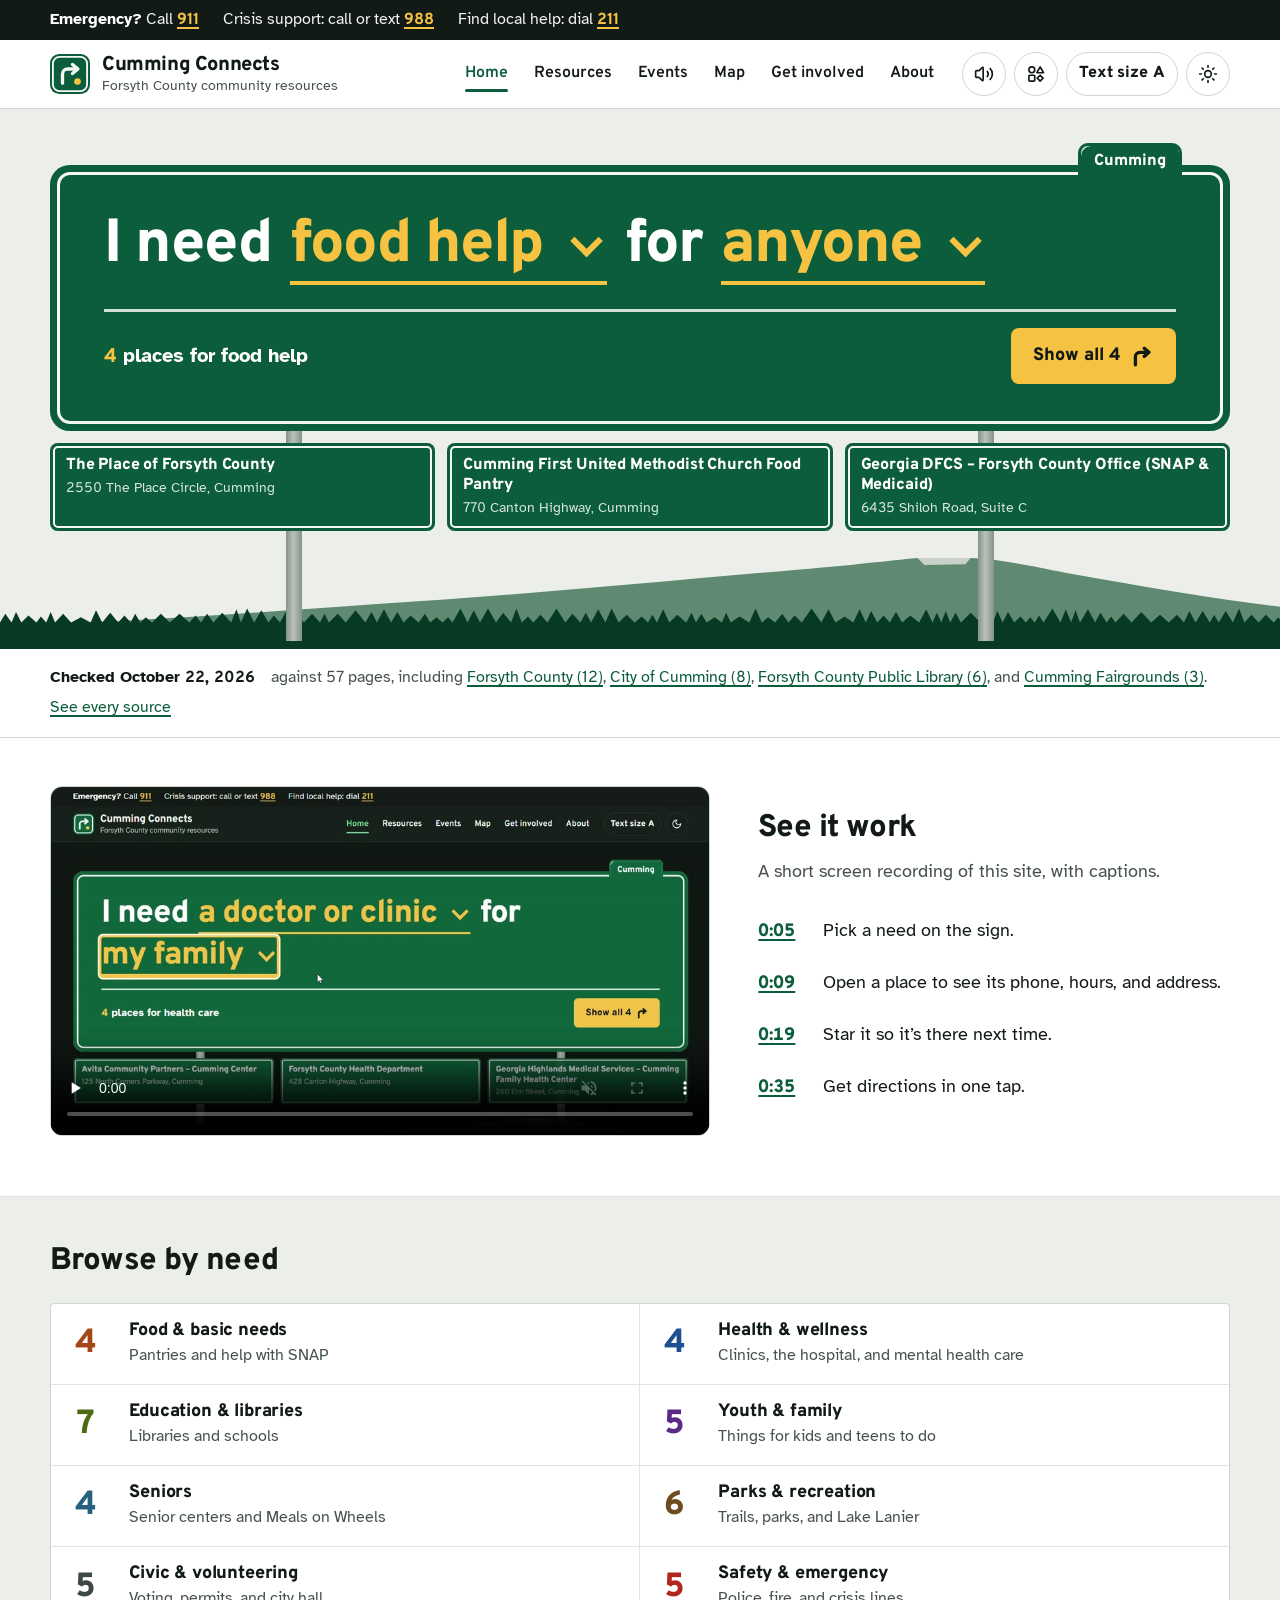
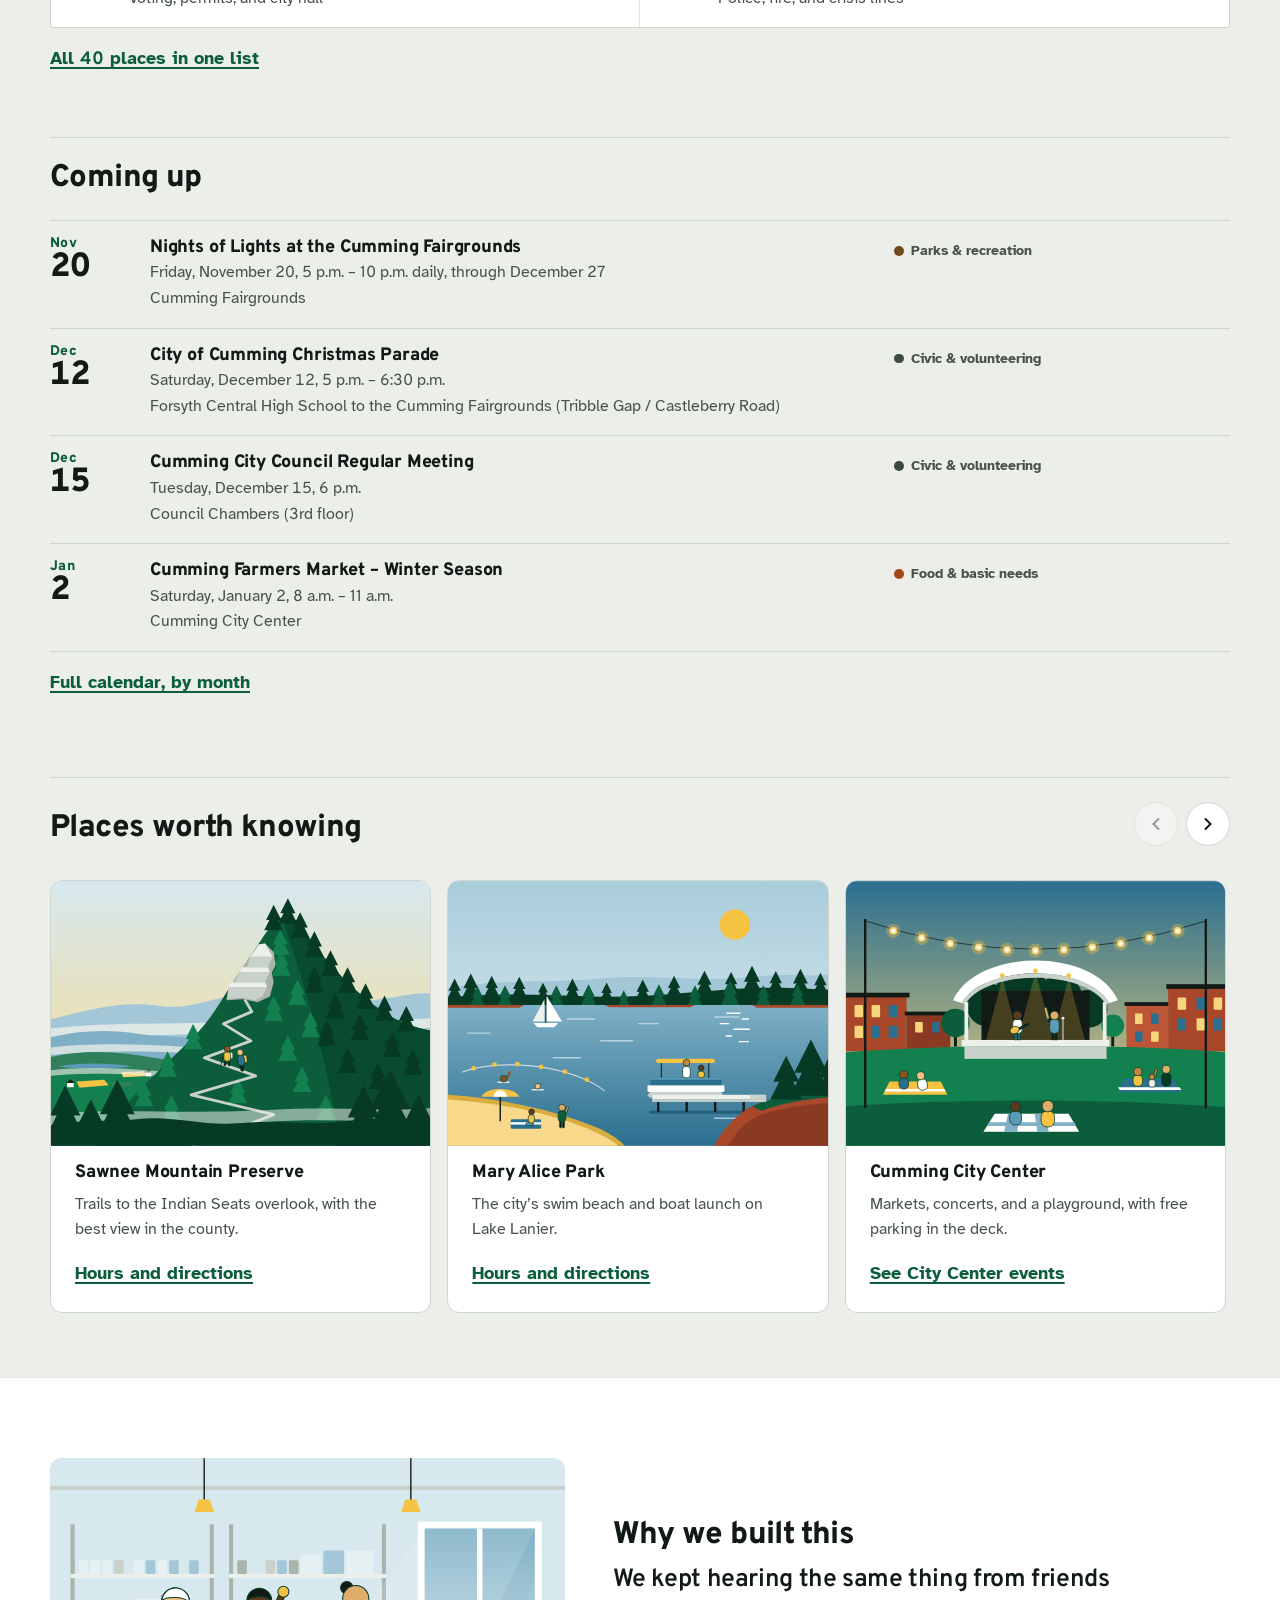
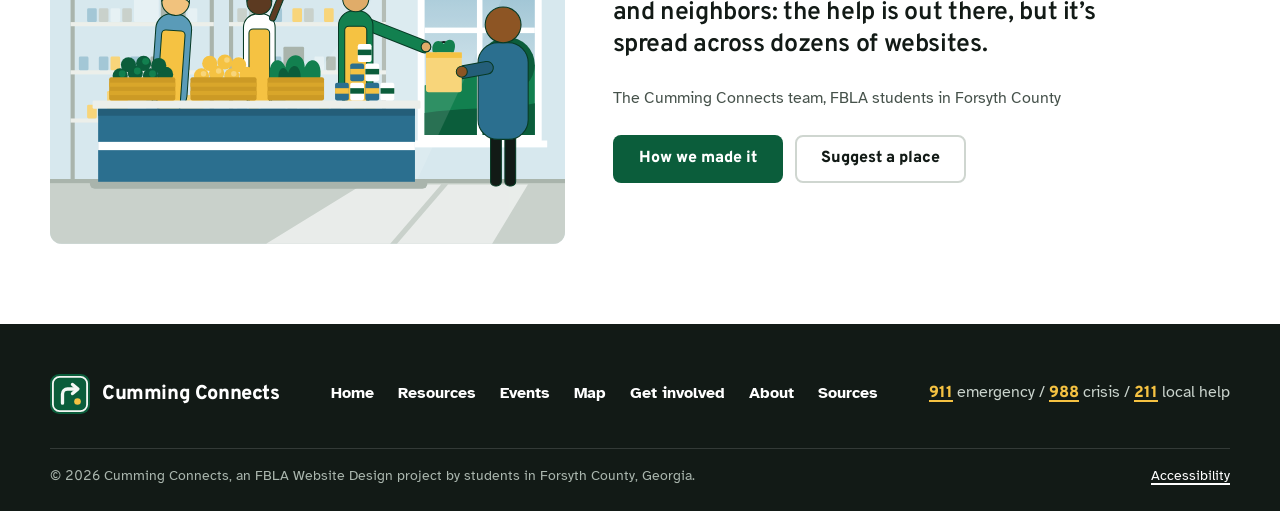
<file: index.html>
<!DOCTYPE html>
<html lang="en">
<head>
  <meta charset="utf-8">
  <meta name="viewport" content="width=device-width, initial-scale=1">
  <!-- Security policy: run only this site's own scripts. If you edit the small inline script below, update its sha256 here (see README, Security). -->
  <meta http-equiv="Content-Security-Policy" content="default-src 'self'; script-src 'self' 'sha256-BlURFg5SOmyJ2iJKcYkG561/57DnQC32+NdRpanBz1c='; style-src 'self' 'unsafe-inline'; img-src 'self' data: blob: https://*.tile.openstreetmap.org; font-src 'self'; media-src 'self' blob:; connect-src 'self'; object-src 'none'; base-uri 'none'; form-action 'self'; frame-src 'none'; worker-src 'none'; upgrade-insecure-requests">
  <meta name="referrer" content="strict-origin-when-cross-origin">
  <title>Cumming Connects: Community Resources in Cumming and Forsyth County, GA</title>
  <meta name="description" content="Food help, health care, libraries, parks, senior services, and local events in Cumming and Forsyth County, Georgia. Free, no sign-up, and every listing links to the page we checked it against.">
  <meta name="theme-color" content="#121a16">
  <meta name="color-scheme" content="light dark">
  <meta property="og:title" content="Cumming Connects: Community Resources in Cumming and Forsyth County, GA">
  <meta property="og:description" content="Food help, health care, libraries, parks, senior services, and local events in Cumming and Forsyth County, Georgia. Free, no sign-up, and every listing links to the page we checked it against.">
  <meta property="og:type" content="website">
  <meta property="og:site_name" content="Cumming Connects">
  <meta property="og:image" content="assets/img/og-image.png">
  <meta name="twitter:card" content="summary_large_image">
  <link rel="icon" href="assets/icons/favicon.svg" type="image/svg+xml">
  <link rel="apple-touch-icon" href="assets/icons/apple-touch-icon.png">

  <link rel="stylesheet" href="css/styles.css">
  <script type="application/ld+json">{"@context":"https://schema.org","@type":"WebSite","name":"Cumming Connects","description":"A free guide to community resources and events in Cumming and Forsyth County, Georgia.","inLanguage":"en-US","about":{"@type":"City","name":"Cumming","containedInPlace":{"@type":"AdministrativeArea","name":"Forsyth County, Georgia"}}}</script>
  <script>
    /* Apply saved theme + text size before first paint (prevents a flash) */
    (function () { try {
      var t = JSON.parse(localStorage.getItem("cc:theme")); if (t) document.documentElement.dataset.theme = t;
      var s = JSON.parse(localStorage.getItem("cc:textSize")); if (s) document.documentElement.dataset.text = s;
      if (JSON.parse(localStorage.getItem("cc:cvd"))) document.documentElement.dataset.cvd = "on";
    } catch (e) {} })();
    /* Preload the two main fonts when served over the web (browsers refuse font preloads from file://) */
    if (location.protocol.indexOf("http") === 0) ["atkinson-hyperlegible-latin-400-normal", "overpass-latin-800-normal"].forEach(function (f) {
      var l = document.createElement("link"); l.rel = "preload"; l.as = "font"; l.type = "font/woff2"; l.crossOrigin = "anonymous";
      l.href = "assets/fonts/" + f + ".woff2"; document.head.appendChild(l);
    });
  </script>
</head>
<body>
  <a class="skip-link" href="#main">Skip to main content</a>
  <div class="alert-strip" role="region" aria-label="Emergency numbers">
    <div class="container">
      <span><strong>Emergency?</strong> <span class="lbl-long">Call</span> <a href="tel:911">911</a></span>
      <span><span class="lbl-long">Crisis support: call or text</span><span class="lbl-short">Crisis</span> <a href="tel:988">988</a></span>
      <span><span class="lbl-long">Find local help: dial</span><span class="lbl-short">Local help</span> <a href="tel:211">211</a></span>
    </div>
  </div>
  <header class="site-header">
    <div class="container header-inner">
      <a class="brand" href="index.html">
        <svg class="brand-mark" viewBox="0 0 48 48" aria-hidden="true" focusable="false">
  <rect width="48" height="48" rx="11" fill="#0b5d3b"/>
  <rect x="3.5" y="3.5" width="41" height="41" rx="8" fill="none" stroke="#f4f7f4" stroke-width="2.2"/>
  <path d="M15 35V24a6 6 0 0 1 6-6h9" fill="none" stroke="#f4f7f4" stroke-width="4" stroke-linecap="round"/>
  <path d="M27 12.5l6.5 5.5-6.5 5.5" fill="none" stroke="#f4f7f4" stroke-width="4" stroke-linecap="round" stroke-linejoin="round"/>
  <circle cx="33" cy="33" r="4" fill="#f5c242"/>
</svg>
        <span class="brand-name"><span translate="no">Cumming Connects</span><span class="brand-tag">Forsyth County community resources</span></span>
      </a>
      <nav id="primary-nav" class="primary-nav" aria-label="Main">
        <ul>
          <li><a href="index.html" aria-current="page">Home</a></li>
          <li><a href="resources.html">Resources</a></li>
          <li><a href="events.html">Events</a></li>
          <li><a href="map.html">Map</a></li>
          <li><a href="get-involved.html">Get involved</a></li>
          <li><a href="about.html">About</a></li>
        </ul>
        <div class="nav-extra"><button type="button" class="btn btn--ghost" data-text-toggle data-text-long>Text size: A</button></div>
      </nav>
      <div class="header-tools">
        <button type="button" class="icon-btn listen-btn" data-listen aria-label="Listen to this page" title="Listen to this page">
          <svg class="listen-icon-play" viewBox="0 0 24 24" fill="none" stroke="currentColor" stroke-width="2" stroke-linecap="round" stroke-linejoin="round" aria-hidden="true"><path d="M11 4.7a.7.7 0 0 0-1.2-.5L6.4 7.6a1.4 1.4 0 0 1-1 .4H3a1 1 0 0 0-1 1v6a1 1 0 0 0 1 1h2.4a1.4 1.4 0 0 1 1 .4l3.4 3.4a.7.7 0 0 0 1.2-.5Z"/><path d="M16 9a5 5 0 0 1 0 6"/><path d="M19.4 18.4a9 9 0 0 0 0-12.8"/></svg>
          <svg class="listen-icon-stop" viewBox="0 0 24 24" fill="currentColor" aria-hidden="true"><rect x="6" y="6" width="12" height="12" rx="2"/></svg>
          <span class="lbl-wide" data-listen-label>Listen</span>
        </button>
        <button type="button" class="icon-btn cvd-btn" data-cvd-toggle aria-pressed="false" aria-label="Colorblind mode" title="Colorblind mode">
          <svg viewBox="0 0 24 24" fill="none" stroke="currentColor" stroke-width="2" stroke-linejoin="round" aria-hidden="true"><circle cx="7" cy="7" r="3.5"/><path d="M17 3.5l4 7h-8z"/><rect x="3.5" y="13.5" width="7" height="7" rx="1"/><path d="M17 13.5l3.5 3.5-3.5 3.5-3.5-3.5z"/></svg>
          <span class="lbl-wide">Colorblind</span>
        </button>
        <button type="button" class="icon-btn text-size-btn" data-text-toggle aria-label="Text size A"><span class="lbl-wide">Text size </span><span data-lvl>A</span></button>
        <button type="button" class="icon-btn" data-theme-toggle aria-pressed="false" aria-label="Dark mode">
          <svg class="theme-icon-sun" viewBox="0 0 24 24" fill="none" stroke="currentColor" stroke-width="2" stroke-linecap="round" aria-hidden="true"><circle cx="12" cy="12" r="4"/><path d="M12 2v2M12 20v2M4.93 4.93l1.41 1.41M17.66 17.66l1.41 1.41M2 12h2M20 12h2M6.34 17.66l-1.41 1.41M19.07 4.93l-1.41 1.41"/></svg>
          <svg class="theme-icon-moon" viewBox="0 0 24 24" fill="none" stroke="currentColor" stroke-width="2" stroke-linecap="round" aria-hidden="true"><path d="M12 3a6 6 0 0 0 9 9 9 9 0 1 1-9-9Z"/></svg>
        </button>
        <button type="button" class="icon-btn nav-toggle" aria-controls="primary-nav" aria-expanded="false" aria-label="Open menu">
          <svg viewBox="0 0 24 24" fill="none" stroke="currentColor" stroke-width="2" stroke-linecap="round" aria-hidden="true"><path d="M4 6h16M4 12h16M4 18h16"/></svg>
        </button>
      </div>
    </div>
  </header>
  <main id="main" tabindex="-1">
    <section class="sign-hero is-loading" aria-labelledby="hero-title">
      <div class="container">
        <h1 id="hero-title" class="visually-hidden">Cumming Connects: find help and things to do in Cumming, Georgia</h1>

        <div class="sign-assembly">
          <div class="sign-posts" aria-hidden="true"></div>
          <div class="sign">
            <span class="sign-route" aria-hidden="true" translate="no">Cumming</span>
            <form class="sign-form" id="sign-form" action="resources.html" method="get">
              <p class="sign-line">
                <label for="sign-need">I need</label>
                <span class="sign-select">
                  <select id="sign-need" name="cat">
                    <option value="food">food help</option>
                    <option value="health">a doctor or clinic</option>
                    <option value="education">a library or school</option>
                    <option value="youth">something for kids</option>
                    <option value="seniors">senior support</option>
                    <option value="parks">a park or trail</option>
                    <option value="civic">local government</option>
                    <option value="safety">crisis or safety help</option>
                  </select>
                </span>
                <label for="sign-who"><span class="visually-hidden" data-no-read>Who it&rsquo;s </span>for</label>
                <span class="sign-select">
                  <select id="sign-who" name="aud">
                    <option value="">anyone</option>
                    <option value="families">my family</option>
                    <option value="youth">a teen</option>
                    <option value="seniors">an older adult</option>
                    <option value="newcomers">a newcomer</option>
                    <option value="spanish">a Spanish speaker</option>
                  </select>
                </span>
              </p>
              <div class="sign-foot">
                <p class="sign-results" id="sign-results" aria-live="polite">Pick what you need.</p>
                <button class="sign-go" type="submit" id="sign-go">
                  <span id="sign-go-label">Show places</span>
                  <svg viewBox="10 8 28 30" fill="none" stroke="currentColor" stroke-width="4.5" stroke-linecap="round" stroke-linejoin="round" aria-hidden="true"><path d="M15 35V24a6 6 0 0 1 6-6h9"/><path d="M27 12.5l6.5 5.5-6.5 5.5"/></svg>
                </button>
              </div>
            </form>
          </div>
          <ul class="exits" id="sign-exits" aria-label="Top matches"></ul>
        </div>
      </div>
      <svg class="horizon" viewBox="0 0 1440 130" preserveAspectRatio="none" aria-hidden="true" focusable="false">
        <path d="M0 130 L0 104 C180 98 320 86 470 76 C620 66 760 52 900 40 C960 35 1000 30 1032 27 L1092 27 C1120 28 1150 34 1200 44 C1290 60 1370 74 1440 82 L1440 130 Z" fill="#5f8a71"/>
        <path d="M1032 27 L1092 27 L1086 34 L1040 35 Z" fill="#c9d1cb"/>
        <path d="M0 130 L0 100 L6 90 L13 100 L18 88 L24 100 L32 92 L41 100 L46 93 L52 100 L57 88 L62 100 L71 90 L80 100 L91 94 L102 100 L108 86 L115 100 L124 89 L133 100 L140 92 L147 100 L152 90 L158 100 L164 94 L171 100 L181 90 L191 100 L202 90 L213 100 L220 92 L226 100 L233 90 L240 100 L250 89 L260 100 L266 85 L271 100 L278 84 L286 100 L294 86 L302 100 L308 92 L315 100 L322 87 L328 100 L335 93 L342 100 L351 90 L360 100 L365 90 L370 100 L380 90 L389 100 L400 86 L411 100 L418 88 L424 100 L432 85 L440 100 L447 88 L454 100 L462 92 L471 100 L478 90 L484 100 L491 94 L498 100 L504 94 L509 100 L518 84 L526 100 L533 86 L540 100 L549 84 L558 100 L566 89 L575 100 L581 84 L587 100 L594 93 L600 100 L608 91 L616 100 L626 84 L636 100 L644 90 L653 100 L659 89 L665 100 L673 85 L681 100 L688 84 L696 100 L705 91 L714 100 L722 93 L729 100 L734 91 L739 100 L746 85 L753 100 L762 91 L772 100 L778 89 L783 100 L789 90 L795 100 L804 94 L812 100 L817 89 L822 100 L832 93 L843 100 L850 84 L857 100 L864 94 L872 100 L880 90 L887 100 L894 92 L902 100 L913 84 L924 100 L932 85 L940 100 L950 93 L960 100 L967 85 L974 100 L980 87 L987 100 L994 92 L1001 100 L1008 88 L1015 100 L1024 92 L1034 100 L1042 85 L1049 100 L1054 89 L1059 100 L1064 87 L1069 100 L1075 89 L1081 100 L1092 89 L1103 100 L1110 85 L1117 100 L1122 87 L1128 100 L1134 88 L1141 100 L1148 93 L1154 100 L1159 94 L1164 100 L1169 92 L1174 100 L1184 84 L1193 100 L1199 85 L1205 100 L1210 86 L1215 100 L1224 85 L1232 100 L1238 89 L1245 100 L1250 93 L1255 100 L1264 90 L1273 100 L1284 88 L1295 100 L1305 91 L1315 100 L1324 91 L1332 100 L1338 87 L1345 100 L1353 87 L1361 100 L1366 91 L1371 100 L1379 87 L1387 100 L1394 84 L1400 100 L1408 91 L1416 100 L1424 91 L1433 100 L1438 94 L1443 100 L1440 130 Z" fill="#073a25"/>
      </svg>
    </section>

    <div class="checked-band">
      <div class="container"><p class="checked-line" id="checked-line"><strong>Checked October 22, 2026</strong> <span>against 57 pages, including <a href="sources.html#cite-resources">Forsyth County (12)</a>, <a href="sources.html#cite-resources">City of Cumming (8)</a>, <a href="sources.html#cite-resources">Forsyth County Public Library (6)</a>, and <a href="sources.html#cite-events">Cumming Fairgrounds (3)</a>.</span> <a href="sources.html">See every source</a></p></div>
    </div>

    <section class="section section--video" aria-labelledby="video-title">
      <div class="container video-layout">
        <div class="video-frame">
          <video id="demo-video" controls muted playsinline preload="none" data-poster="assets/video/demo-poster.jpg" aria-describedby="video-desc">
            <source src="assets/video/demo.mp4" type="video/mp4">
            <source src="assets/video/demo.webm" type="video/webm">
          </video>
        </div>
        <div>
          <h2 id="video-title">See it work</h2>
          <p id="video-desc" class="text-soft">A short screen recording of this site, with captions.</p>
          <ul class="video-steps" aria-label="Jump to a part of the video">
            <li><button type="button" class="chapter" data-t="4.5" aria-label="Play from 0:05: pick a need on the sign">0:05</button><span>Pick a need on the sign.</span></li>
            <li><button type="button" class="chapter" data-t="8.8" aria-label="Play from 0:09: open a place">0:09</button><span>Open a place to see its phone, hours, and address.</span></li>
            <li><button type="button" class="chapter" data-t="18.8" aria-label="Play from 0:19: save it">0:19</button><span>Star it so it&rsquo;s there next time.</span></li>
            <li><button type="button" class="chapter" data-t="35.2" aria-label="Play from 0:35: get directions">0:35</button><span>Get directions in one tap.</span></li>
          </ul>
        </div>
      </div>
    </section>

    <section class="section section--board" aria-labelledby="board-title">
      <div class="container">
        <h2 id="board-title" class="h-section">Browse by need</h2>
        <nav class="board" id="category-board" aria-label="Resource categories"></nav>
        <p class="after-link"><a href="resources.html">All 40 places in one list</a></p>
      </div>
    </section>

    <section class="section section--ruled" aria-labelledby="events-title">
      <div class="container">
        <h2 id="events-title" class="h-section">Coming up</h2>
        <ul class="agenda" id="upcoming-events"></ul>
        <p class="after-link"><a href="events.html">Full calendar, by month</a></p>
      </div>
    </section>

    <section class="section section--ruled" aria-labelledby="places-title">
      <div class="container">
        <div class="section-head">
          <div>
            <h2 id="places-title">Places worth knowing</h2>
          </div>
          <div class="carousel-controls">
            <button type="button" class="icon-btn" data-carousel="prev" aria-label="Previous places" aria-controls="places-track">
              <svg viewBox="0 0 24 24" fill="none" stroke="currentColor" stroke-width="2.4" stroke-linecap="round" aria-hidden="true"><path d="m15 18-6-6 6-6"/></svg>
            </button>
            <button type="button" class="icon-btn" data-carousel="next" aria-label="Next places" aria-controls="places-track">
              <svg viewBox="0 0 24 24" fill="none" stroke="currentColor" stroke-width="2.4" stroke-linecap="round" aria-hidden="true"><path d="m9 18 6-6-6-6"/></svg>
            </button>
          </div>
        </div>
        <ul class="carousel-track" id="places-track" tabindex="0" aria-label="Places worth knowing, scrollable list">
          <li class="place">
            <div class="place-art"><img src="assets/img/places/sawnee-mountain.svg" alt="Two hikers climb a switchback trail up forested Sawnee Mountain toward the granite Indian Seats overlook as morning mist lifts from the valley" width="800" height="560" loading="lazy"></div>
            <div class="place-body"><h3>Sawnee Mountain Preserve</h3><p>Trails to the Indian Seats overlook, with the best view in the county.</p><a class="place-link" href="resources.html#sawnee-mountain-preserve">Hours and directions</a></div>
          </li>
          <li class="place">
            <div class="place-art"><img src="assets/img/places/lake-lanier.svg" alt="Families on the sandy swim beach at Mary Alice Park wave from the water and shore, with a pontoon boat at a dock and pines across Lake Lanier" width="800" height="560" loading="lazy"></div>
            <div class="place-body"><h3>Mary Alice Park</h3><p>The city&rsquo;s swim beach and boat launch on Lake Lanier.</p><a class="place-link" href="resources.html#mary-alice-park">Hours and directions</a></div>
          </li>
          <li class="place">
            <div class="place-art"><img src="assets/img/places/city-center.svg" alt="At dusk, families on picnic blankets watch musicians under the lit amphitheater and string lights at Cumming City Center" width="800" height="560" loading="lazy"></div>
            <div class="place-body"><h3>Cumming City Center</h3><p>Markets, concerts, and a playground, with free parking in the deck.</p><a class="place-link" href="events.html">See City Center events</a></div>
          </li>
          <li class="place">
            <div class="place-art"><img src="assets/img/places/library.svg" alt="A parent and child walk toward a brick and glass library with full bookshelves, a book drop, and a bike rack" width="800" height="560" loading="lazy"></div>
            <div class="place-body"><h3>Cumming Library</h3><p>Free books, computers, Wi-Fi, and programs for every age.</p><a class="place-link" href="resources.html#cumming-library">Hours and directions</a></div>
          </li>
          <li class="place">
            <div class="place-art"><img src="assets/img/places/fairgrounds.svg" alt="A vintage steam tractor puffs smoke under bunting at the Cumming Fairgrounds, with a Ferris wheel behind" width="800" height="560" loading="lazy"></div>
            <div class="place-body"><h3>Cumming Fairgrounds</h3><p>Home of the Steam Expo, Nights of Lights, and the Christmas Parade.</p><a class="place-link" href="events.html">See fairgrounds events</a></div>
          </li>
        </ul>
      </div>
    </section>

    <section class="section" id="voices" aria-labelledby="voices-title" hidden>
      <div class="container">
        <h2 id="voices-title">What neighbors say</h2>
        <div class="quotes" id="quotes"></div>
      </div>
    </section>

    <section class="section section--story" aria-labelledby="story-title">
      <div class="container story">
        <div class="team-photo">
          <img src="assets/img/places/food-pantry.svg" alt="Volunteers hand a grocery bag to a neighbor across a table of produce and canned goods, with daylight from a tall window falling across the floor" width="800" height="560" loading="lazy">
        </div>
        <div>
          <h2 id="story-title">Why we built this</h2>
          <blockquote>
            <p>We kept hearing the same thing from friends and neighbors: the help is out there, but it&rsquo;s spread across dozens of websites.</p>
          </blockquote>
          <cite>The Cumming Connects team, FBLA students in Forsyth County</cite>
          <div class="row mt-5">
            <a class="btn btn--primary" href="about.html">How we made it</a>
            <a class="btn btn--ghost" href="get-involved.html#submit">Suggest a place</a>
          </div>
        </div>
      </div>
    </section>

    <dialog class="modal" id="detail-modal" aria-labelledby="modal-title"></dialog>
  </main>

  <footer class="site-footer">
    <div class="container footer-strip">
      <a class="brand" href="index.html">
        <svg class="brand-mark" viewBox="0 0 48 48" aria-hidden="true" focusable="false">
  <rect width="48" height="48" rx="11" fill="#0b5d3b"/>
  <rect x="3.5" y="3.5" width="41" height="41" rx="8" fill="none" stroke="#f4f7f4" stroke-width="2.2"/>
  <path d="M15 35V24a6 6 0 0 1 6-6h9" fill="none" stroke="#f4f7f4" stroke-width="4" stroke-linecap="round"/>
  <path d="M27 12.5l6.5 5.5-6.5 5.5" fill="none" stroke="#f4f7f4" stroke-width="4" stroke-linecap="round" stroke-linejoin="round"/>
  <circle cx="33" cy="33" r="4" fill="#f5c242"/>
</svg>
        <span class="brand-name" translate="no">Cumming Connects</span>
      </a>
      <nav aria-label="Footer">
        <ul class="footer-links">
          <li><a href="index.html">Home</a></li>
          <li><a href="resources.html">Resources</a></li>
          <li><a href="events.html">Events</a></li>
          <li><a href="map.html">Map</a></li>
          <li><a href="get-involved.html">Get involved</a></li>
          <li><a href="about.html">About</a></li>
          <li><a href="sources.html">Sources</a></li>
        </ul>
      </nav>
      <p class="footer-help"><a href="tel:911">911</a> emergency <span aria-hidden="true">/</span> <a href="tel:988">988</a> crisis <span aria-hidden="true">/</span> <a href="tel:211">211</a> local help</p>
    </div>
    <div class="container footer-bottom">
      <p>&copy; <span data-year>2026</span> Cumming Connects, an FBLA Website Design project by students in Forsyth County, Georgia.</p>
      <p><a href="about.html#accessibility">Accessibility</a></p>
    </div>
  </footer>
  <button type="button" class="icon-btn back-to-top" aria-label="Back to top">
    <svg viewBox="0 0 24 24" fill="none" stroke="currentColor" stroke-width="2" stroke-linecap="round" aria-hidden="true"><path d="M12 19V5M5 12l7-7 7 7"/></svg>
  </button>
  <!-- Colorblind mode: the shape key opens and closes whenever you want (Esc or a tap outside also closes it) -->
  <button type="button" class="key-btn" popovertarget="shape-key" data-key-btn><svg viewBox="0 0 24 24" fill="none" stroke="currentColor" stroke-width="2" stroke-linejoin="round" aria-hidden="true"><circle cx="7" cy="7" r="3.5"/><path d="M17 3.5l4 7h-8z"/><rect x="3.5" y="13.5" width="7" height="7" rx="1"/><path d="M17 13.5l3.5 3.5-3.5 3.5-3.5-3.5z"/></svg>Shape key</button>
  <div id="shape-key" class="shape-key" popover role="dialog" aria-labelledby="shape-key-title">
    <div class="shape-key-head">
      <h2 id="shape-key-title">Shape key</h2>
      <button type="button" class="icon-btn" popovertarget="shape-key" popovertargetaction="hide" aria-label="Close shape key"><svg viewBox="0 0 24 24" fill="none" stroke="currentColor" stroke-width="2" stroke-linecap="round" aria-hidden="true"><path d="M18 6 6 18M6 6l12 12"/></svg></button>
    </div>
    <p>Each category has its own color and shape.</p>
    <ul class="shape-key-list">
      <li class="cat-food"><span class="key-shape" aria-hidden="true"></span><span><strong>Food &amp; basic needs</strong><span>Circle</span></span></li>
      <li class="cat-health"><span class="key-shape" aria-hidden="true"></span><span><strong>Health &amp; wellness</strong><span>Cross</span></span></li>
      <li class="cat-education"><span class="key-shape" aria-hidden="true"></span><span><strong>Education &amp; libraries</strong><span>Pentagon</span></span></li>
      <li class="cat-youth"><span class="key-shape" aria-hidden="true"></span><span><strong>Youth &amp; family</strong><span>Triangle</span></span></li>
      <li class="cat-seniors"><span class="key-shape" aria-hidden="true"></span><span><strong>Seniors</strong><span>Square</span></span></li>
      <li class="cat-parks"><span class="key-shape" aria-hidden="true"></span><span><strong>Parks &amp; recreation</strong><span>Trapezoid</span></span></li>
      <li class="cat-civic"><span class="key-shape" aria-hidden="true"></span><span><strong>Civic &amp; volunteering</strong><span>Diamond</span></span></li>
      <li class="cat-safety"><span class="key-shape" aria-hidden="true"></span><span><strong>Safety &amp; emergency</strong><span>Octagon</span></span></li>
    </ul>
  </div>
  <script src="js/data.js"></script>
  <script src="js/main.js"></script>
  <script src="js/analytics.js"></script>
  <script src="js/ui.js"></script>
  <script src="js/demo-captions.js"></script>
  <script src="js/home.js"></script>
</body>
</html>
</file>
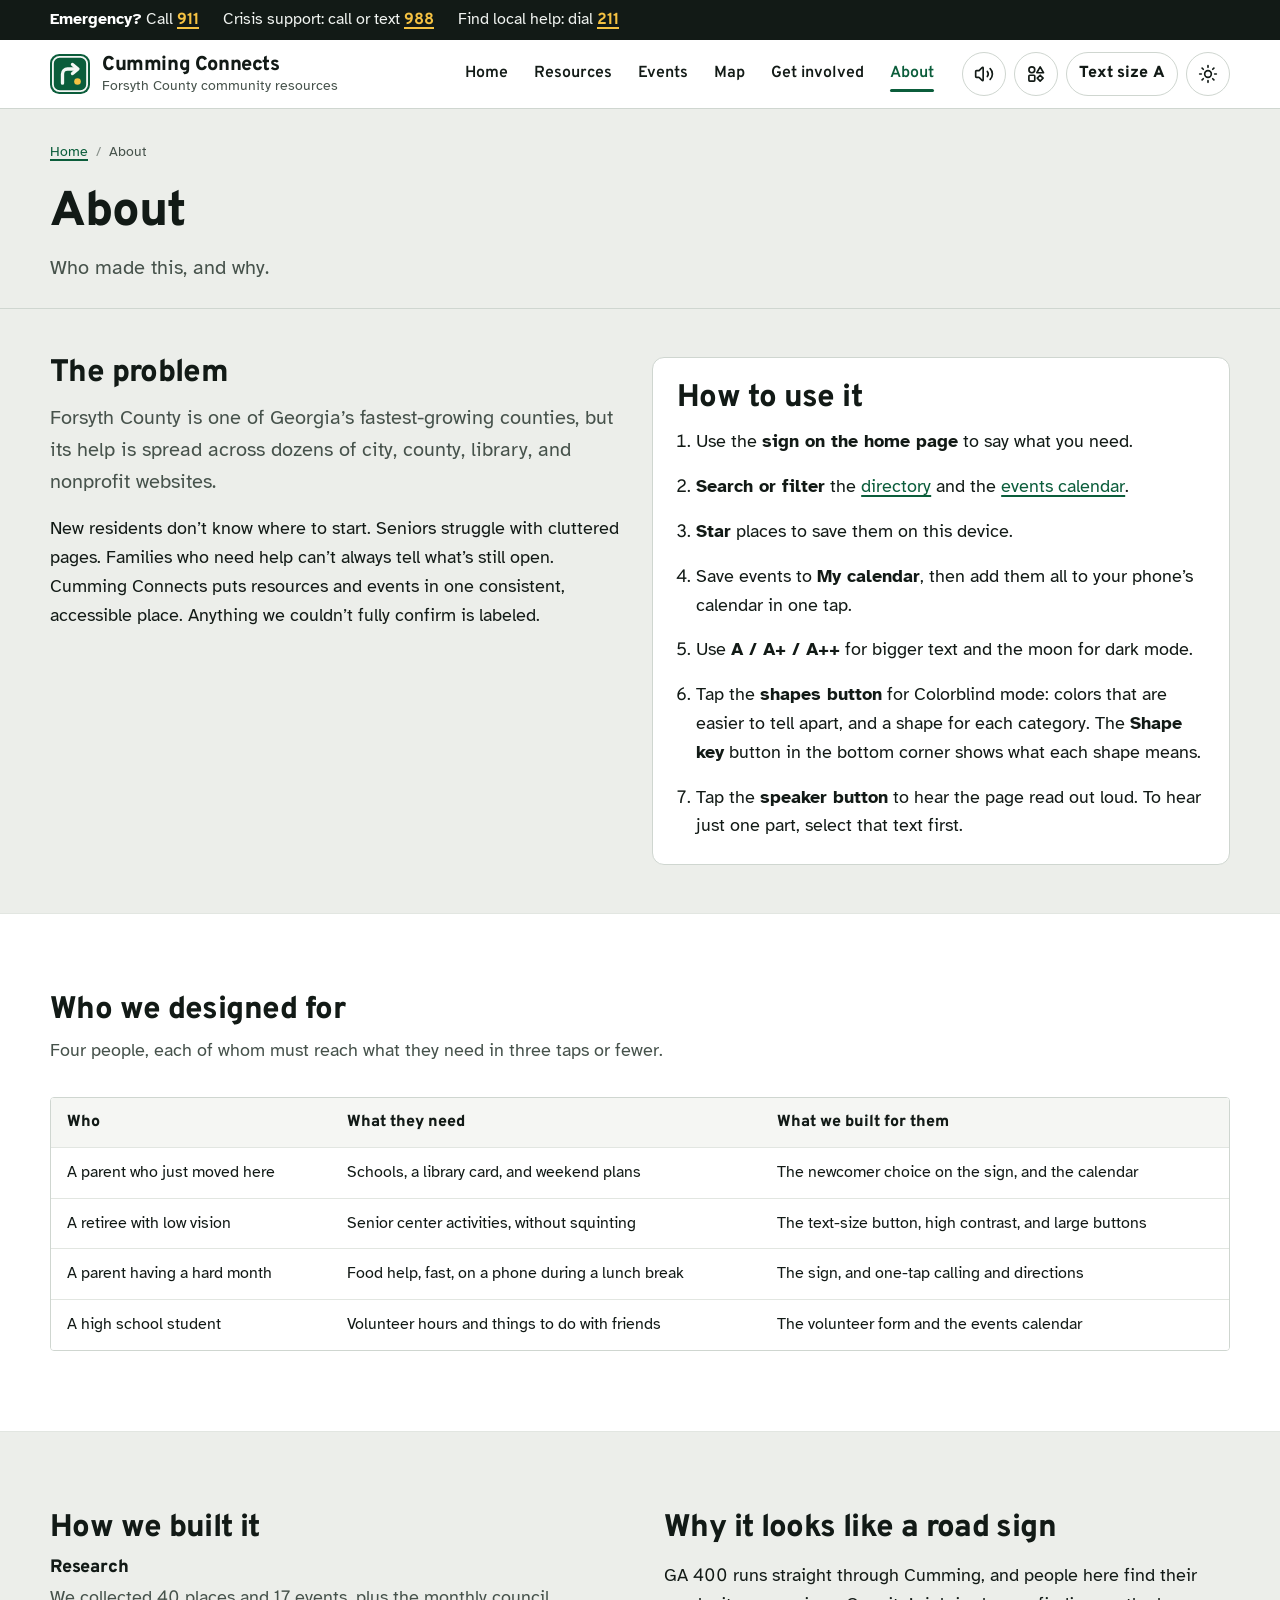
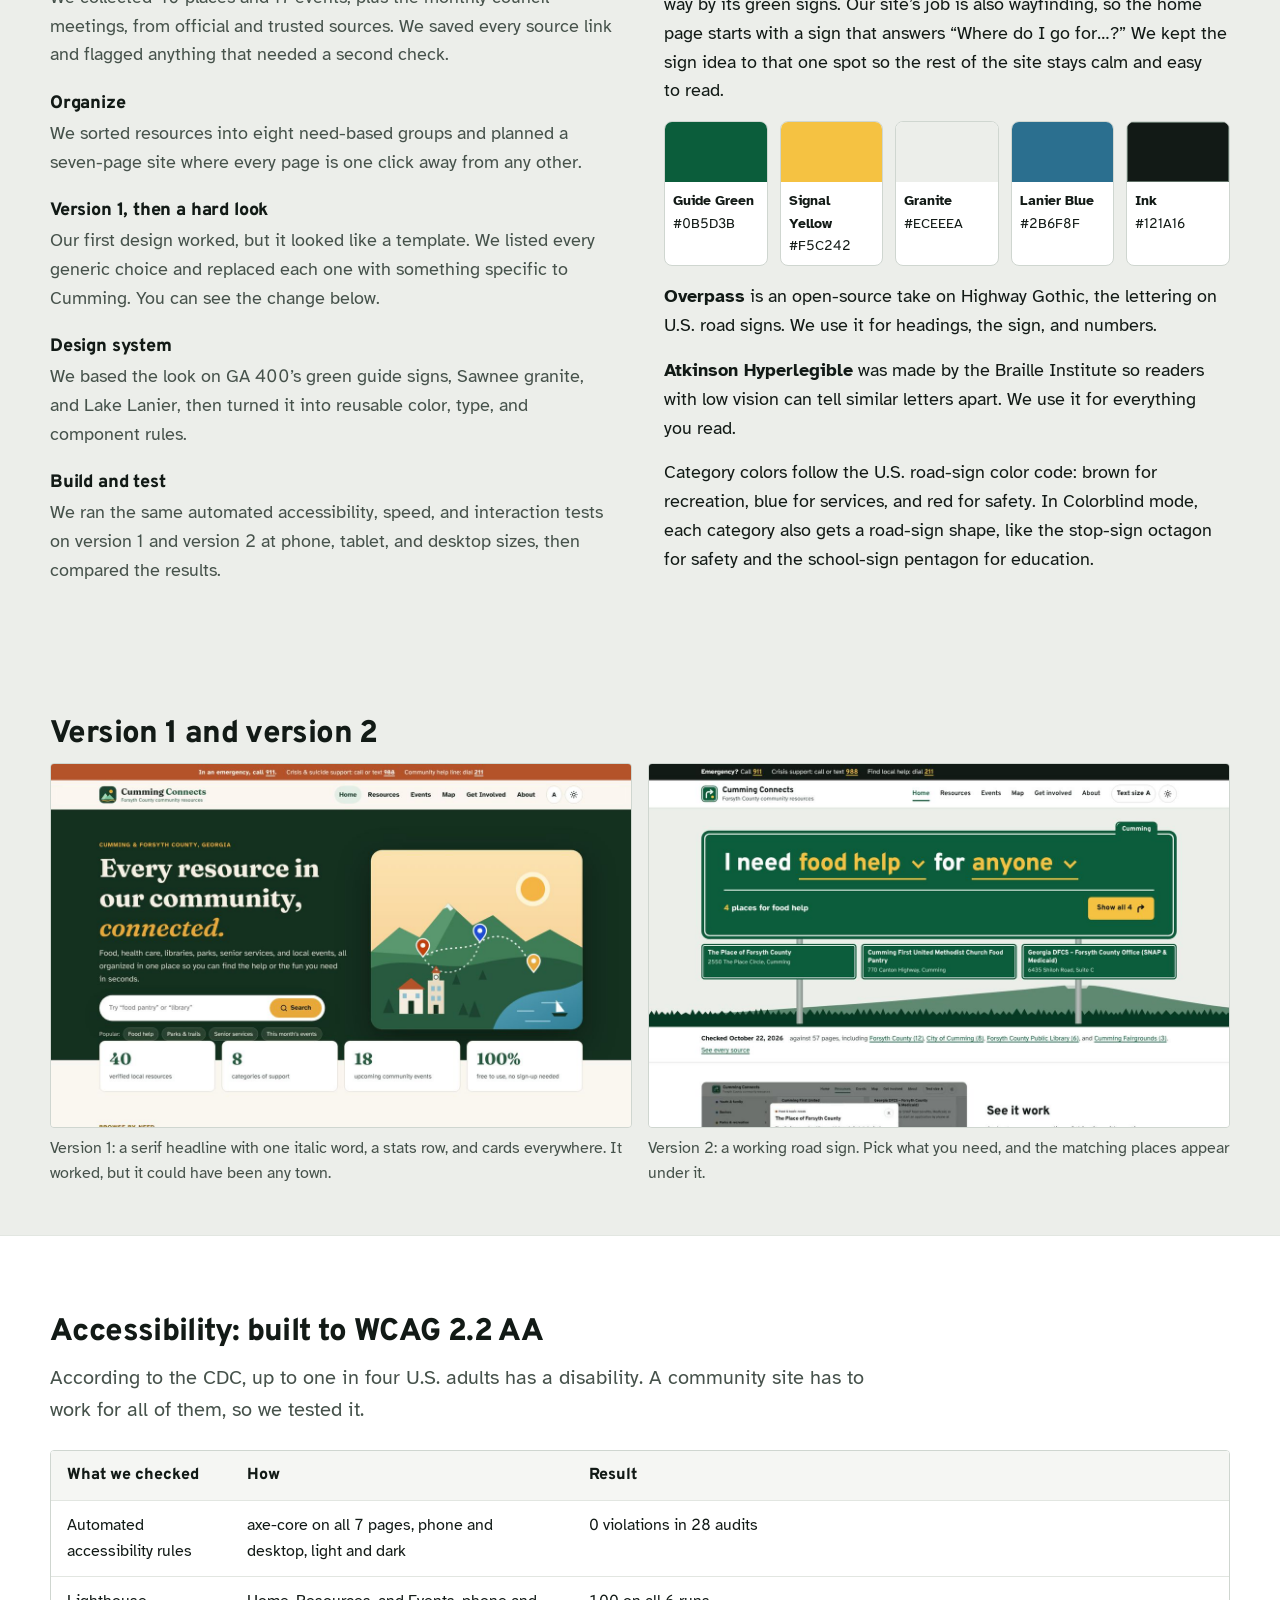
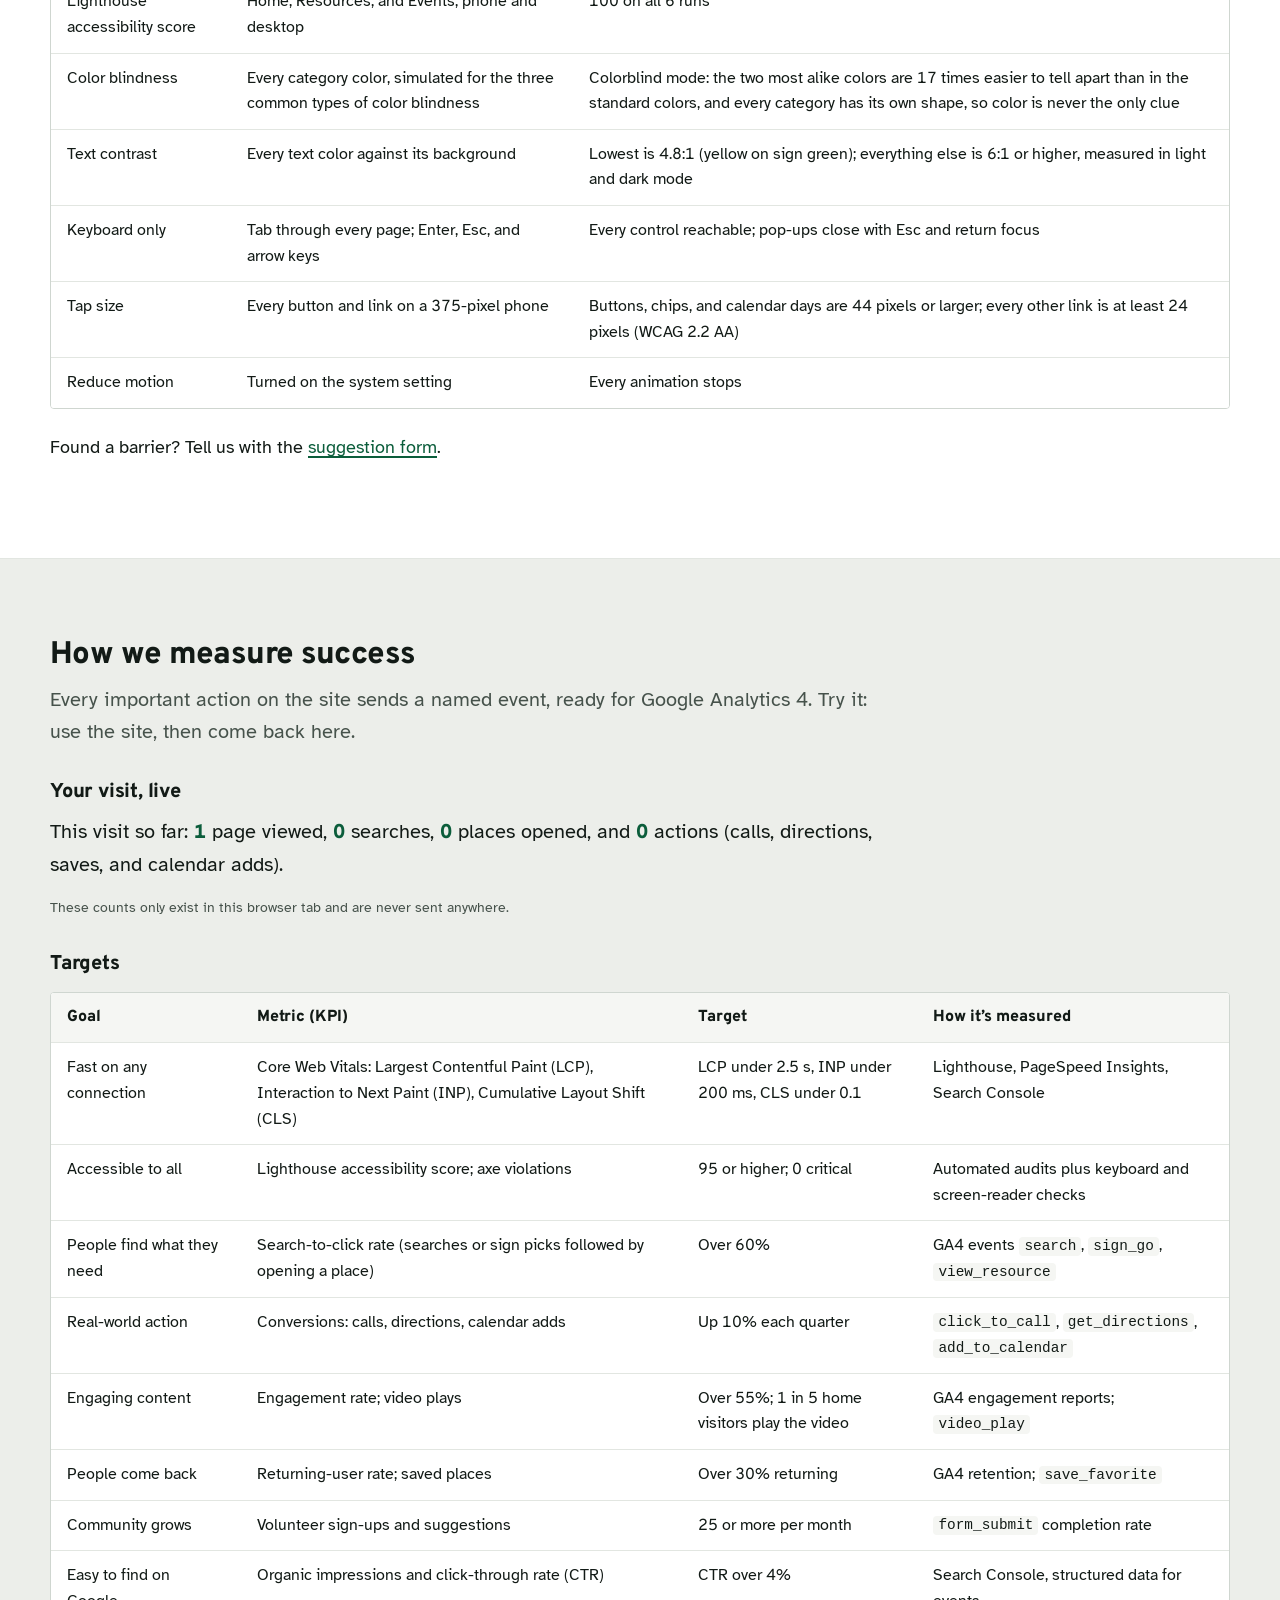
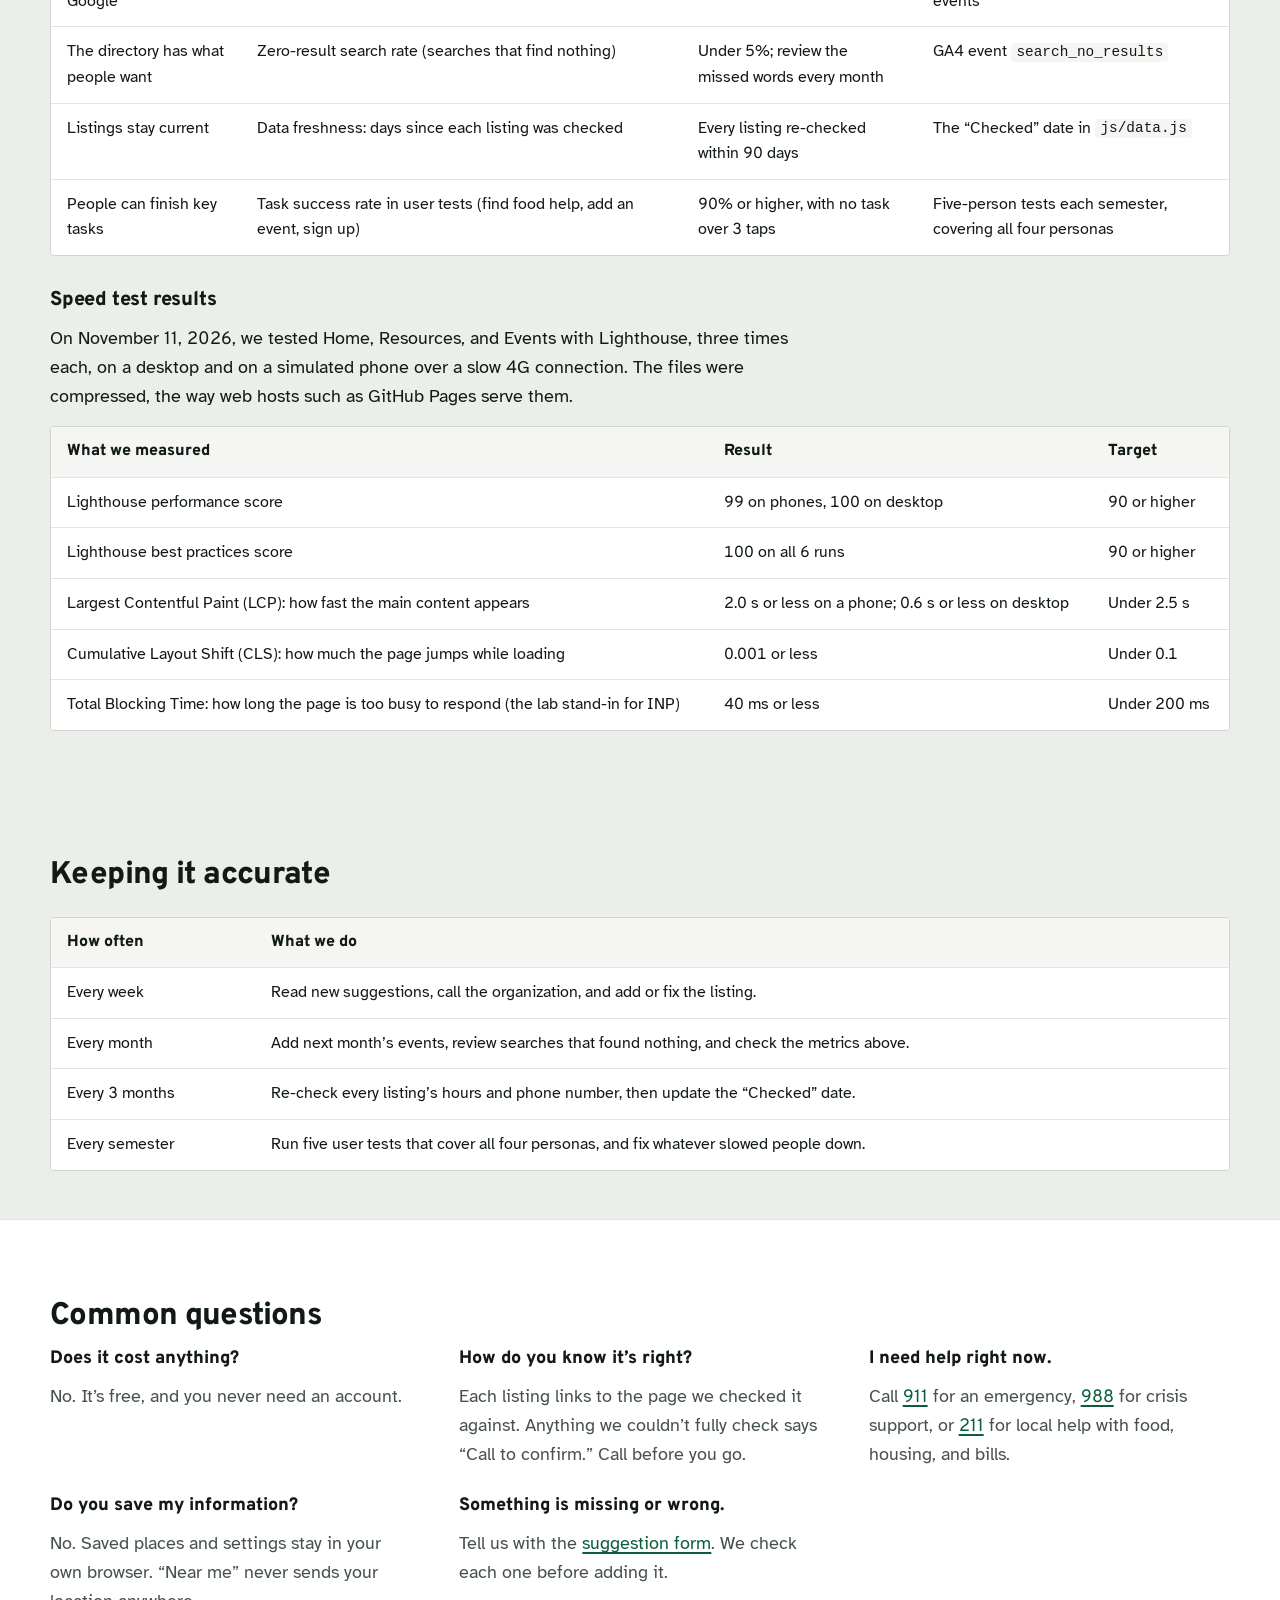
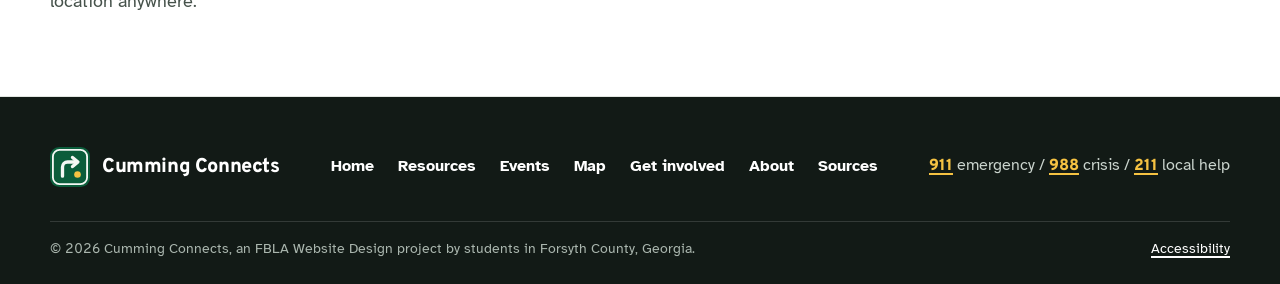
<file: about.html>
<!DOCTYPE html>
<html lang="en">
<head>
  <meta charset="utf-8">
  <meta name="viewport" content="width=device-width, initial-scale=1">
  <!-- Security policy: run only this site's own scripts. If you edit the small inline script below, update its sha256 here (see README, Security). -->
  <meta http-equiv="Content-Security-Policy" content="default-src 'self'; script-src 'self' 'sha256-BlURFg5SOmyJ2iJKcYkG561/57DnQC32+NdRpanBz1c='; style-src 'self' 'unsafe-inline'; img-src 'self' data: blob: https://*.tile.openstreetmap.org; font-src 'self'; media-src 'self' blob:; connect-src 'self'; object-src 'none'; base-uri 'none'; form-action 'self'; frame-src 'none'; worker-src 'none'; upgrade-insecure-requests">
  <meta name="referrer" content="strict-origin-when-cross-origin">
  <title>About | Cumming Connects</title>
  <meta name="description" content="Why we built Cumming Connects, who it is for, how we designed it for every device and ability, and the metrics we use to measure success.">
  <meta name="theme-color" content="#121a16">
  <meta name="color-scheme" content="light dark">
  <meta property="og:title" content="About | Cumming Connects">
  <meta property="og:description" content="Why we built Cumming Connects, who it is for, how we designed it for every device and ability, and the metrics we use to measure success.">
  <meta property="og:type" content="website">
  <meta property="og:site_name" content="Cumming Connects">
  <meta property="og:image" content="assets/img/og-image.png">
  <meta name="twitter:card" content="summary_large_image">
  <link rel="icon" href="assets/icons/favicon.svg" type="image/svg+xml">
  <link rel="apple-touch-icon" href="assets/icons/apple-touch-icon.png">

  <link rel="stylesheet" href="css/styles.css">
  <script>
    /* Apply saved theme + text size before first paint (prevents a flash) */
    (function () { try {
      var t = JSON.parse(localStorage.getItem("cc:theme")); if (t) document.documentElement.dataset.theme = t;
      var s = JSON.parse(localStorage.getItem("cc:textSize")); if (s) document.documentElement.dataset.text = s;
      if (JSON.parse(localStorage.getItem("cc:cvd"))) document.documentElement.dataset.cvd = "on";
    } catch (e) {} })();
    /* Preload the two main fonts when served over the web (browsers refuse font preloads from file://) */
    if (location.protocol.indexOf("http") === 0) ["atkinson-hyperlegible-latin-400-normal", "overpass-latin-800-normal"].forEach(function (f) {
      var l = document.createElement("link"); l.rel = "preload"; l.as = "font"; l.type = "font/woff2"; l.crossOrigin = "anonymous";
      l.href = "assets/fonts/" + f + ".woff2"; document.head.appendChild(l);
    });
  </script>
</head>
<body>
  <a class="skip-link" href="#main">Skip to main content</a>
  <div class="alert-strip" role="region" aria-label="Emergency numbers">
    <div class="container">
      <span><strong>Emergency?</strong> <span class="lbl-long">Call</span> <a href="tel:911">911</a></span>
      <span><span class="lbl-long">Crisis support: call or text</span><span class="lbl-short">Crisis</span> <a href="tel:988">988</a></span>
      <span><span class="lbl-long">Find local help: dial</span><span class="lbl-short">Local help</span> <a href="tel:211">211</a></span>
    </div>
  </div>
  <header class="site-header">
    <div class="container header-inner">
      <a class="brand" href="index.html">
        <svg class="brand-mark" viewBox="0 0 48 48" aria-hidden="true" focusable="false">
  <rect width="48" height="48" rx="11" fill="#0b5d3b"/>
  <rect x="3.5" y="3.5" width="41" height="41" rx="8" fill="none" stroke="#f4f7f4" stroke-width="2.2"/>
  <path d="M15 35V24a6 6 0 0 1 6-6h9" fill="none" stroke="#f4f7f4" stroke-width="4" stroke-linecap="round"/>
  <path d="M27 12.5l6.5 5.5-6.5 5.5" fill="none" stroke="#f4f7f4" stroke-width="4" stroke-linecap="round" stroke-linejoin="round"/>
  <circle cx="33" cy="33" r="4" fill="#f5c242"/>
</svg>
        <span class="brand-name"><span translate="no">Cumming Connects</span><span class="brand-tag">Forsyth County community resources</span></span>
      </a>
      <nav id="primary-nav" class="primary-nav" aria-label="Main">
        <ul>
          <li><a href="index.html">Home</a></li>
          <li><a href="resources.html">Resources</a></li>
          <li><a href="events.html">Events</a></li>
          <li><a href="map.html">Map</a></li>
          <li><a href="get-involved.html">Get involved</a></li>
          <li><a href="about.html" aria-current="page">About</a></li>
        </ul>
        <div class="nav-extra"><button type="button" class="btn btn--ghost" data-text-toggle data-text-long>Text size: A</button></div>
      </nav>
      <div class="header-tools">
        <button type="button" class="icon-btn listen-btn" data-listen aria-label="Listen to this page" title="Listen to this page">
          <svg class="listen-icon-play" viewBox="0 0 24 24" fill="none" stroke="currentColor" stroke-width="2" stroke-linecap="round" stroke-linejoin="round" aria-hidden="true"><path d="M11 4.7a.7.7 0 0 0-1.2-.5L6.4 7.6a1.4 1.4 0 0 1-1 .4H3a1 1 0 0 0-1 1v6a1 1 0 0 0 1 1h2.4a1.4 1.4 0 0 1 1 .4l3.4 3.4a.7.7 0 0 0 1.2-.5Z"/><path d="M16 9a5 5 0 0 1 0 6"/><path d="M19.4 18.4a9 9 0 0 0 0-12.8"/></svg>
          <svg class="listen-icon-stop" viewBox="0 0 24 24" fill="currentColor" aria-hidden="true"><rect x="6" y="6" width="12" height="12" rx="2"/></svg>
          <span class="lbl-wide" data-listen-label>Listen</span>
        </button>
        <button type="button" class="icon-btn cvd-btn" data-cvd-toggle aria-pressed="false" aria-label="Colorblind mode" title="Colorblind mode">
          <svg viewBox="0 0 24 24" fill="none" stroke="currentColor" stroke-width="2" stroke-linejoin="round" aria-hidden="true"><circle cx="7" cy="7" r="3.5"/><path d="M17 3.5l4 7h-8z"/><rect x="3.5" y="13.5" width="7" height="7" rx="1"/><path d="M17 13.5l3.5 3.5-3.5 3.5-3.5-3.5z"/></svg>
          <span class="lbl-wide">Colorblind</span>
        </button>
        <button type="button" class="icon-btn text-size-btn" data-text-toggle aria-label="Text size A"><span class="lbl-wide">Text size </span><span data-lvl>A</span></button>
        <button type="button" class="icon-btn" data-theme-toggle aria-pressed="false" aria-label="Dark mode">
          <svg class="theme-icon-sun" viewBox="0 0 24 24" fill="none" stroke="currentColor" stroke-width="2" stroke-linecap="round" aria-hidden="true"><circle cx="12" cy="12" r="4"/><path d="M12 2v2M12 20v2M4.93 4.93l1.41 1.41M17.66 17.66l1.41 1.41M2 12h2M20 12h2M6.34 17.66l-1.41 1.41M19.07 4.93l-1.41 1.41"/></svg>
          <svg class="theme-icon-moon" viewBox="0 0 24 24" fill="none" stroke="currentColor" stroke-width="2" stroke-linecap="round" aria-hidden="true"><path d="M12 3a6 6 0 0 0 9 9 9 9 0 1 1-9-9Z"/></svg>
        </button>
        <button type="button" class="icon-btn nav-toggle" aria-controls="primary-nav" aria-expanded="false" aria-label="Open menu">
          <svg viewBox="0 0 24 24" fill="none" stroke="currentColor" stroke-width="2" stroke-linecap="round" aria-hidden="true"><path d="M4 6h16M4 12h16M4 18h16"/></svg>
        </button>
      </div>
    </div>
  </header>
  <main id="main" tabindex="-1">
    <section class="page-hero">
      <div class="container">
        <div>
        <nav class="breadcrumb" aria-label="Breadcrumb">
          <ol><li><a href="index.html">Home</a></li><li><span aria-current="page">About</span></li></ol>
        </nav>
        <h1>About</h1>
        <p>Who made this, and why.</p>
        </div>
      </div>
    </section>
    <section class="section section--tight">
      <div class="container grid grid--2" style="align-items:start">
        <div>
          <h2>The problem</h2>
          <p class="lead">Forsyth County is one of Georgia&rsquo;s fastest-growing counties, but its help is spread across dozens of city, county, library, and nonprofit websites.</p>
          <p>New residents don&rsquo;t know where to start. Seniors struggle with cluttered pages. Families who need help can&rsquo;t always tell what&rsquo;s still open. Cumming Connects puts resources and events in one consistent, accessible place. Anything we couldn&rsquo;t fully confirm is labeled.</p>
        </div>
        <div class="card">
          <h2 class="h3-size">How to use it</h2>
          <ol class="stack" style="padding-left:1.2rem;margin:0">
            <li>Use the <strong>sign on the home page</strong> to say what you need.</li>
            <li><strong>Search or filter</strong> the <a href="resources.html">directory</a> and the <a href="events.html">events calendar</a>.</li>
            <li><strong>Star</strong> places to save them on this device.</li>
            <li>Save events to <strong>My calendar</strong>, then add them all to your phone&rsquo;s calendar in one tap.</li>
            <li>Use <strong>A / A+ / A++</strong> for bigger text and the moon for dark mode.</li>
            <li>Tap the <strong>shapes button</strong> for Colorblind mode: colors that are easier to tell apart, and a shape for each category. The <strong>Shape key</strong> button in the bottom corner shows what each shape means.</li>
            <li>Tap the <strong>speaker button</strong> to hear the page read out loud. To hear just one part, select that text first.</li>
          </ol>
        </div>
      </div>
    </section>

    <section class="section section--surface" aria-labelledby="personas-title">
      <div class="container">
        <div class="section-head">
          <div>
            <h2 id="personas-title">Who we designed for</h2>
            <p>Four people, each of whom must reach what they need in three taps or fewer.</p>
          </div>
        </div>
        <div class="table-wrap" role="region" aria-label="Personas and what we built for each" tabindex="0">
          <table class="metric-table">
            <caption class="visually-hidden">The four people we designed for</caption>
            <thead><tr><th scope="col">Who</th><th scope="col">What they need</th><th scope="col">What we built for them</th></tr></thead>
            <tbody>
              <tr><td>A parent who just moved here</td><td>Schools, a library card, and weekend plans</td><td>The newcomer choice on the sign, and the calendar</td></tr>
              <tr><td>A retiree with low vision</td><td>Senior center activities, without squinting</td><td>The text-size button, high contrast, and large buttons</td></tr>
              <tr><td>A parent having a hard month</td><td>Food help, fast, on a phone during a lunch break</td><td>The sign, and one-tap calling and directions</td></tr>
              <tr><td>A high school student</td><td>Volunteer hours and things to do with friends</td><td>The volunteer form and the events calendar</td></tr>
            </tbody>
          </table>
        </div>
      </div>
    </section>

    <section class="section" aria-labelledby="process-title">
      <div class="container grid grid--2" style="align-items:start;gap:var(--space-7)">
        <div>
          <h2 id="process-title">How we built it</h2>
          <ol class="steps mt-5">
            <li><div><h3>Research</h3><p>We collected 40 places and 17 events, plus the monthly council meetings, from official and trusted sources. We saved every source link and flagged anything that needed a second check.</p></div></li>
            <li><div><h3>Organize</h3><p>We sorted resources into eight need-based groups and planned a seven-page site where every page is one click away from any other.</p></div></li>
            <li><div><h3>Version 1, then a hard look</h3><p>Our first design worked, but it looked like a template. We listed every generic choice and replaced each one with something specific to Cumming. You can see the change below.</p></div></li>
            <li><div><h3>Design system</h3><p>We based the look on GA&nbsp;400&rsquo;s green guide signs, Sawnee granite, and Lake Lanier, then turned it into reusable color, type, and component rules.</p></div></li>
            <li><div><h3>Build and test</h3><p>We ran the same automated accessibility, speed, and interaction tests on version 1 and version 2 at phone, tablet, and desktop sizes, then compared the results.</p></div></li>
          </ol>
        </div>
        <div class="stack">
          <h2>Why it looks like a road sign</h2>
          <p>GA&nbsp;400 runs straight through Cumming, and people here find their way by its green signs. Our site&rsquo;s job is also wayfinding, so the home page starts with a sign that answers &ldquo;Where do I go for&hellip;?&rdquo; We kept the sign idea to that one spot so the rest of the site stays calm and easy to read.</p>
          <div class="swatches" aria-label="Color palette">
            <div class="swatch"><div style="background:#0b5d3b"></div><span><strong>Guide Green</strong><br>#0B5D3B</span></div>
            <div class="swatch"><div style="background:#f5c242"></div><span><strong>Signal Yellow</strong><br>#F5C242</span></div>
            <div class="swatch"><div style="background:#eceeea"></div><span><strong>Granite</strong><br>#ECEEEA</span></div>
            <div class="swatch"><div style="background:#2b6f8f"></div><span><strong>Lanier Blue</strong><br>#2B6F8F</span></div>
            <div class="swatch"><div style="background:#121a16;box-shadow:inset 0 0 0 1px #5d6e64"></div><span><strong>Ink</strong><br>#121A16</span></div>
          </div>
          <p><strong>Overpass</strong> is an open-source take on Highway Gothic, the lettering on U.S. road signs. We use it for headings, the sign, and numbers.</p>
          <p>
          <strong>Atkinson Hyperlegible</strong> was made by the Braille Institute so readers with low vision can tell similar letters apart. We use it for everything you read.</p>
          <p>Category colors follow the U.S. road-sign color code: brown for recreation, blue for services, and red for safety. In Colorblind mode, each category also gets a road-sign shape, like the stop-sign octagon for safety and the school-sign pentagon for education.</p>
        </div>
      </div>
    </section>

    <section class="section section--tight" aria-labelledby="compare-title">
      <div class="container">
        <h2 id="compare-title">Version 1 and version 2</h2>
        <div class="compare mt-5">
          <figure><img src="assets/img/about/v1-home.jpg" alt="Version 1 home page: a dark green banner, a serif headline with one italic word, a search bar, and a row of four statistic boxes" width="1200" height="750" loading="lazy"><figcaption>Version 1: a serif headline with one italic word, a stats row, and cards everywhere. It worked, but it could have been any town.</figcaption></figure>
          <figure><img src="assets/img/about/v2-home.jpg" alt="Version 2 home page: a green road sign that reads I need food help for anyone, with three matching places below it" width="1200" height="750" loading="lazy"><figcaption>Version 2: a working road sign. Pick what you need, and the matching places appear under it.</figcaption></figure>
        </div>
      </div>
    </section>

    <section class="section section--surface" id="accessibility" aria-labelledby="a11y-title">
      <div class="container">
        <h2 id="a11y-title">Accessibility: built to WCAG 2.2 AA</h2>
        <p class="lead">According to the CDC, up to one in four U.S. adults has a disability. A community site has to work for all of them, so we tested it.</p>
        <div class="table-wrap mt-5" role="region" aria-label="Accessibility test results" tabindex="0">
          <table class="metric-table">
            <caption class="visually-hidden">What we tested and the results</caption>
            <thead><tr><th scope="col">What we checked</th><th scope="col">How</th><th scope="col">Result</th></tr></thead>
            <tbody>
              <tr><td>Automated accessibility rules</td><td>axe-core on all 7 pages, phone and desktop, light and dark</td><td>0 violations in 28 audits</td></tr>
              <tr><td>Lighthouse accessibility score</td><td>Home, Resources, and Events, phone and desktop</td><td>100 on all 6 runs</td></tr>
              <tr><td>Color blindness</td><td>Every category color, simulated for the three common types of color blindness</td><td>Colorblind mode: the two most alike colors are 17 times easier to tell apart than in the standard colors, and every category has its own shape, so color is never the only clue</td></tr>
              <tr><td>Text contrast</td><td>Every text color against its background</td><td>Lowest is 4.8:1 (yellow on sign green); everything else is 6:1 or higher, measured in light and dark mode</td></tr>
              <tr><td>Keyboard only</td><td>Tab through every page; Enter, Esc, and arrow keys</td><td>Every control reachable; pop-ups close with Esc and return focus</td></tr>
              <tr><td>Tap size</td><td>Every button and link on a 375-pixel phone</td><td>Buttons, chips, and calendar days are 44 pixels or larger; every other link is at least 24 pixels (WCAG 2.2 AA)</td></tr>
              <tr><td>Reduce motion</td><td>Turned on the system setting</td><td>Every animation stops</td></tr>
            </tbody>
          </table>
        </div>
        <p class="mt-5">Found a barrier? Tell us with the <a href="get-involved.html#submit">suggestion form</a>.</p>
      </div>
    </section>

    <section class="section" id="metrics" aria-labelledby="metrics-title">
      <div class="container">
        <h2 id="metrics-title">How we measure success</h2>
        <p class="lead">Every important action on the site sends a named event, ready for Google Analytics 4. Try it: use the site, then come back here.</p>
        <h3 class="mt-6">Your visit, live</h3>
        <p class="funnel-line mt-4" id="funnel" aria-live="polite">This visit so far: <span data-funnel="page_view" data-one="page viewed" data-many="pages viewed">0 pages viewed</span>, <span data-funnel="search" data-one="search" data-many="searches">0 searches</span>, <span data-funnel="view_resource" data-one="place opened" data-many="places opened">0 places opened</span>, and <span data-funnel="action" data-one="action" data-many="actions">0 actions</span> (calls, directions, saves, and calendar adds).</p>
        <p class="small text-soft mt-4">These counts only exist in this browser tab and are never sent anywhere.</p>

        <h3 class="mt-6">Targets</h3>
        <div class="table-wrap mt-4" role="region" aria-label="Success metrics table" tabindex="0">
          <table class="metric-table">
            <caption class="visually-hidden">Website success metrics and targets</caption>
            <thead><tr><th scope="col">Goal</th><th scope="col">Metric (KPI)</th><th scope="col">Target</th><th scope="col">How it&rsquo;s measured</th></tr></thead>
            <tbody>
              <tr><td>Fast on any connection</td><td>Core Web Vitals: Largest Contentful Paint (LCP), Interaction to Next Paint (INP), Cumulative Layout Shift (CLS)</td><td>LCP under 2.5 s, INP under 200 ms, CLS under 0.1</td><td>Lighthouse, PageSpeed Insights, Search Console</td></tr>
              <tr><td>Accessible to all</td><td>Lighthouse accessibility score; axe violations</td><td>95 or higher; 0 critical</td><td>Automated audits plus keyboard and screen-reader checks</td></tr>
              <tr><td>People find what they need</td><td>Search-to-click rate (searches or sign picks followed by opening a place)</td><td>Over 60%</td><td>GA4 events <code>search</code>, <code>sign_go</code>, <code>view_resource</code></td></tr>
              <tr><td>Real-world action</td><td>Conversions: calls, directions, calendar adds</td><td>Up 10% each quarter</td><td><code>click_to_call</code>, <code>get_directions</code>, <code>add_to_calendar</code></td></tr>
              <tr><td>Engaging content</td><td>Engagement rate; video plays</td><td>Over 55%; 1 in 5 home visitors play the video</td><td>GA4 engagement reports; <code>video_play</code></td></tr>
              <tr><td>People come back</td><td>Returning-user rate; saved places</td><td>Over 30% returning</td><td>GA4 retention; <code>save_favorite</code></td></tr>
              <tr><td>Community grows</td><td>Volunteer sign-ups and suggestions</td><td>25 or more per month</td><td><code>form_submit</code> completion rate</td></tr>
              <tr><td>Easy to find on Google</td><td>Organic impressions and click-through rate (CTR)</td><td>CTR over 4%</td><td>Search Console, structured data for events</td></tr>
              <tr><td>The directory has what people want</td><td>Zero-result search rate (searches that find nothing)</td><td>Under 5%; review the missed words every month</td><td>GA4 event <code>search_no_results</code></td></tr>
              <tr><td>Listings stay current</td><td>Data freshness: days since each listing was checked</td><td>Every listing re-checked within 90 days</td><td>The &ldquo;Checked&rdquo; date in <code>js/data.js</code></td></tr>
              <tr><td>People can finish key tasks</td><td>Task success rate in user tests (find food help, add an event, sign up)</td><td>90% or higher, with no task over 3 taps</td><td>Five-person tests each semester, covering all four personas</td></tr>
            </tbody>
          </table>
        </div>
        <h3 class="mt-6">Speed test results</h3>
        <p>On November 11, 2026, we tested Home, Resources, and Events with Lighthouse, three times each, on a desktop and on a simulated phone over a slow 4G connection. The files were compressed, the way web hosts such as GitHub Pages serve them.</p>
        <div class="table-wrap mt-4" role="region" aria-label="Speed test results" tabindex="0">
          <table class="metric-table">
            <caption class="visually-hidden">Lighthouse speed test results compared with our targets</caption>
            <thead><tr><th scope="col">What we measured</th><th scope="col">Result</th><th scope="col">Target</th></tr></thead>
            <tbody>
              <tr><td>Lighthouse performance score</td><td>99 on phones, 100 on desktop</td><td>90 or higher</td></tr>
              <tr><td>Lighthouse best practices score</td><td>100 on all 6 runs</td><td>90 or higher</td></tr>
              <tr><td>Largest Contentful Paint (LCP): how fast the main content appears</td><td>2.0 s or less on a phone; 0.6 s or less on desktop</td><td>Under 2.5 s</td></tr>
              <tr><td>Cumulative Layout Shift (CLS): how much the page jumps while loading</td><td>0.001 or less</td><td>Under 0.1</td></tr>
              <tr><td>Total Blocking Time: how long the page is too busy to respond (the lab stand-in for INP)</td><td>40 ms or less</td><td>Under 200 ms</td></tr>
            </tbody>
          </table>
        </div>
      </div>
    </section>

    <section class="section section--tight" aria-labelledby="upkeep-title">
      <div class="container">
        <h2 id="upkeep-title">Keeping it accurate</h2>
        <div class="table-wrap mt-5" role="region" aria-label="Maintenance plan" tabindex="0">
          <table class="metric-table">
            <caption class="visually-hidden">How often we check and update the site</caption>
            <thead><tr><th scope="col">How often</th><th scope="col">What we do</th></tr></thead>
            <tbody>
              <tr><td>Every week</td><td>Read new suggestions, call the organization, and add or fix the listing.</td></tr>
              <tr><td>Every month</td><td>Add next month&rsquo;s events, review searches that found nothing, and check the metrics above.</td></tr>
              <tr><td>Every 3 months</td><td>Re-check every listing&rsquo;s hours and phone number, then update the &ldquo;Checked&rdquo; date.</td></tr>
              <tr><td>Every semester</td><td>Run five user tests that cover all four personas, and fix whatever slowed people down.</td></tr>
            </tbody>
          </table>
        </div>
      </div>
    </section>

    <section class="section section--surface" id="questions" aria-labelledby="faq-title">
      <div class="container">
        <h2 id="faq-title">Common questions</h2>
        <dl class="answers mt-5">
          <div><dt>Does it cost anything?</dt><dd>No. It&rsquo;s free, and you never need an account.</dd></div>
          <div><dt>How do you know it&rsquo;s right?</dt><dd>Each listing links to the page we checked it against. Anything we couldn&rsquo;t fully check says &ldquo;Call to confirm.&rdquo; Call before you go.</dd></div>
          <div><dt>I need help right now.</dt><dd>Call <a href="tel:911">911</a> for an emergency, <a href="tel:988">988</a> for crisis support, or <a href="tel:211">211</a> for local help with food, housing, and bills.</dd></div>
          <div><dt>Do you save my information?</dt><dd>No. Saved places and settings stay in your own browser. &ldquo;Near me&rdquo; never sends your location anywhere.</dd></div>
          <div><dt>Something is missing or wrong.</dt><dd>Tell us with the <a href="get-involved.html#submit">suggestion form</a>. We check each one before adding it.</dd></div>
        </dl>
      </div>
    </section>
  </main>

  <footer class="site-footer">
    <div class="container footer-strip">
      <a class="brand" href="index.html">
        <svg class="brand-mark" viewBox="0 0 48 48" aria-hidden="true" focusable="false">
  <rect width="48" height="48" rx="11" fill="#0b5d3b"/>
  <rect x="3.5" y="3.5" width="41" height="41" rx="8" fill="none" stroke="#f4f7f4" stroke-width="2.2"/>
  <path d="M15 35V24a6 6 0 0 1 6-6h9" fill="none" stroke="#f4f7f4" stroke-width="4" stroke-linecap="round"/>
  <path d="M27 12.5l6.5 5.5-6.5 5.5" fill="none" stroke="#f4f7f4" stroke-width="4" stroke-linecap="round" stroke-linejoin="round"/>
  <circle cx="33" cy="33" r="4" fill="#f5c242"/>
</svg>
        <span class="brand-name" translate="no">Cumming Connects</span>
      </a>
      <nav aria-label="Footer">
        <ul class="footer-links">
          <li><a href="index.html">Home</a></li>
          <li><a href="resources.html">Resources</a></li>
          <li><a href="events.html">Events</a></li>
          <li><a href="map.html">Map</a></li>
          <li><a href="get-involved.html">Get involved</a></li>
          <li><a href="about.html">About</a></li>
          <li><a href="sources.html">Sources</a></li>
        </ul>
      </nav>
      <p class="footer-help"><a href="tel:911">911</a> emergency <span aria-hidden="true">/</span> <a href="tel:988">988</a> crisis <span aria-hidden="true">/</span> <a href="tel:211">211</a> local help</p>
    </div>
    <div class="container footer-bottom">
      <p>&copy; <span data-year>2026</span> Cumming Connects, an FBLA Website Design project by students in Forsyth County, Georgia.</p>
      <p><a href="about.html#accessibility">Accessibility</a></p>
    </div>
  </footer>
  <button type="button" class="icon-btn back-to-top" aria-label="Back to top">
    <svg viewBox="0 0 24 24" fill="none" stroke="currentColor" stroke-width="2" stroke-linecap="round" aria-hidden="true"><path d="M12 19V5M5 12l7-7 7 7"/></svg>
  </button>
  <!-- Colorblind mode: the shape key opens and closes whenever you want (Esc or a tap outside also closes it) -->
  <button type="button" class="key-btn" popovertarget="shape-key" data-key-btn><svg viewBox="0 0 24 24" fill="none" stroke="currentColor" stroke-width="2" stroke-linejoin="round" aria-hidden="true"><circle cx="7" cy="7" r="3.5"/><path d="M17 3.5l4 7h-8z"/><rect x="3.5" y="13.5" width="7" height="7" rx="1"/><path d="M17 13.5l3.5 3.5-3.5 3.5-3.5-3.5z"/></svg>Shape key</button>
  <div id="shape-key" class="shape-key" popover role="dialog" aria-labelledby="shape-key-title">
    <div class="shape-key-head">
      <h2 id="shape-key-title">Shape key</h2>
      <button type="button" class="icon-btn" popovertarget="shape-key" popovertargetaction="hide" aria-label="Close shape key"><svg viewBox="0 0 24 24" fill="none" stroke="currentColor" stroke-width="2" stroke-linecap="round" aria-hidden="true"><path d="M18 6 6 18M6 6l12 12"/></svg></button>
    </div>
    <p>Each category has its own color and shape.</p>
    <ul class="shape-key-list">
      <li class="cat-food"><span class="key-shape" aria-hidden="true"></span><span><strong>Food &amp; basic needs</strong><span>Circle</span></span></li>
      <li class="cat-health"><span class="key-shape" aria-hidden="true"></span><span><strong>Health &amp; wellness</strong><span>Cross</span></span></li>
      <li class="cat-education"><span class="key-shape" aria-hidden="true"></span><span><strong>Education &amp; libraries</strong><span>Pentagon</span></span></li>
      <li class="cat-youth"><span class="key-shape" aria-hidden="true"></span><span><strong>Youth &amp; family</strong><span>Triangle</span></span></li>
      <li class="cat-seniors"><span class="key-shape" aria-hidden="true"></span><span><strong>Seniors</strong><span>Square</span></span></li>
      <li class="cat-parks"><span class="key-shape" aria-hidden="true"></span><span><strong>Parks &amp; recreation</strong><span>Trapezoid</span></span></li>
      <li class="cat-civic"><span class="key-shape" aria-hidden="true"></span><span><strong>Civic &amp; volunteering</strong><span>Diamond</span></span></li>
      <li class="cat-safety"><span class="key-shape" aria-hidden="true"></span><span><strong>Safety &amp; emergency</strong><span>Octagon</span></span></li>
    </ul>
  </div>
  <script src="js/data.js"></script>
  <script src="js/main.js"></script>
  <script src="js/analytics.js"></script>
  <script src="js/about.js"></script>
</body>
</html>
</file>
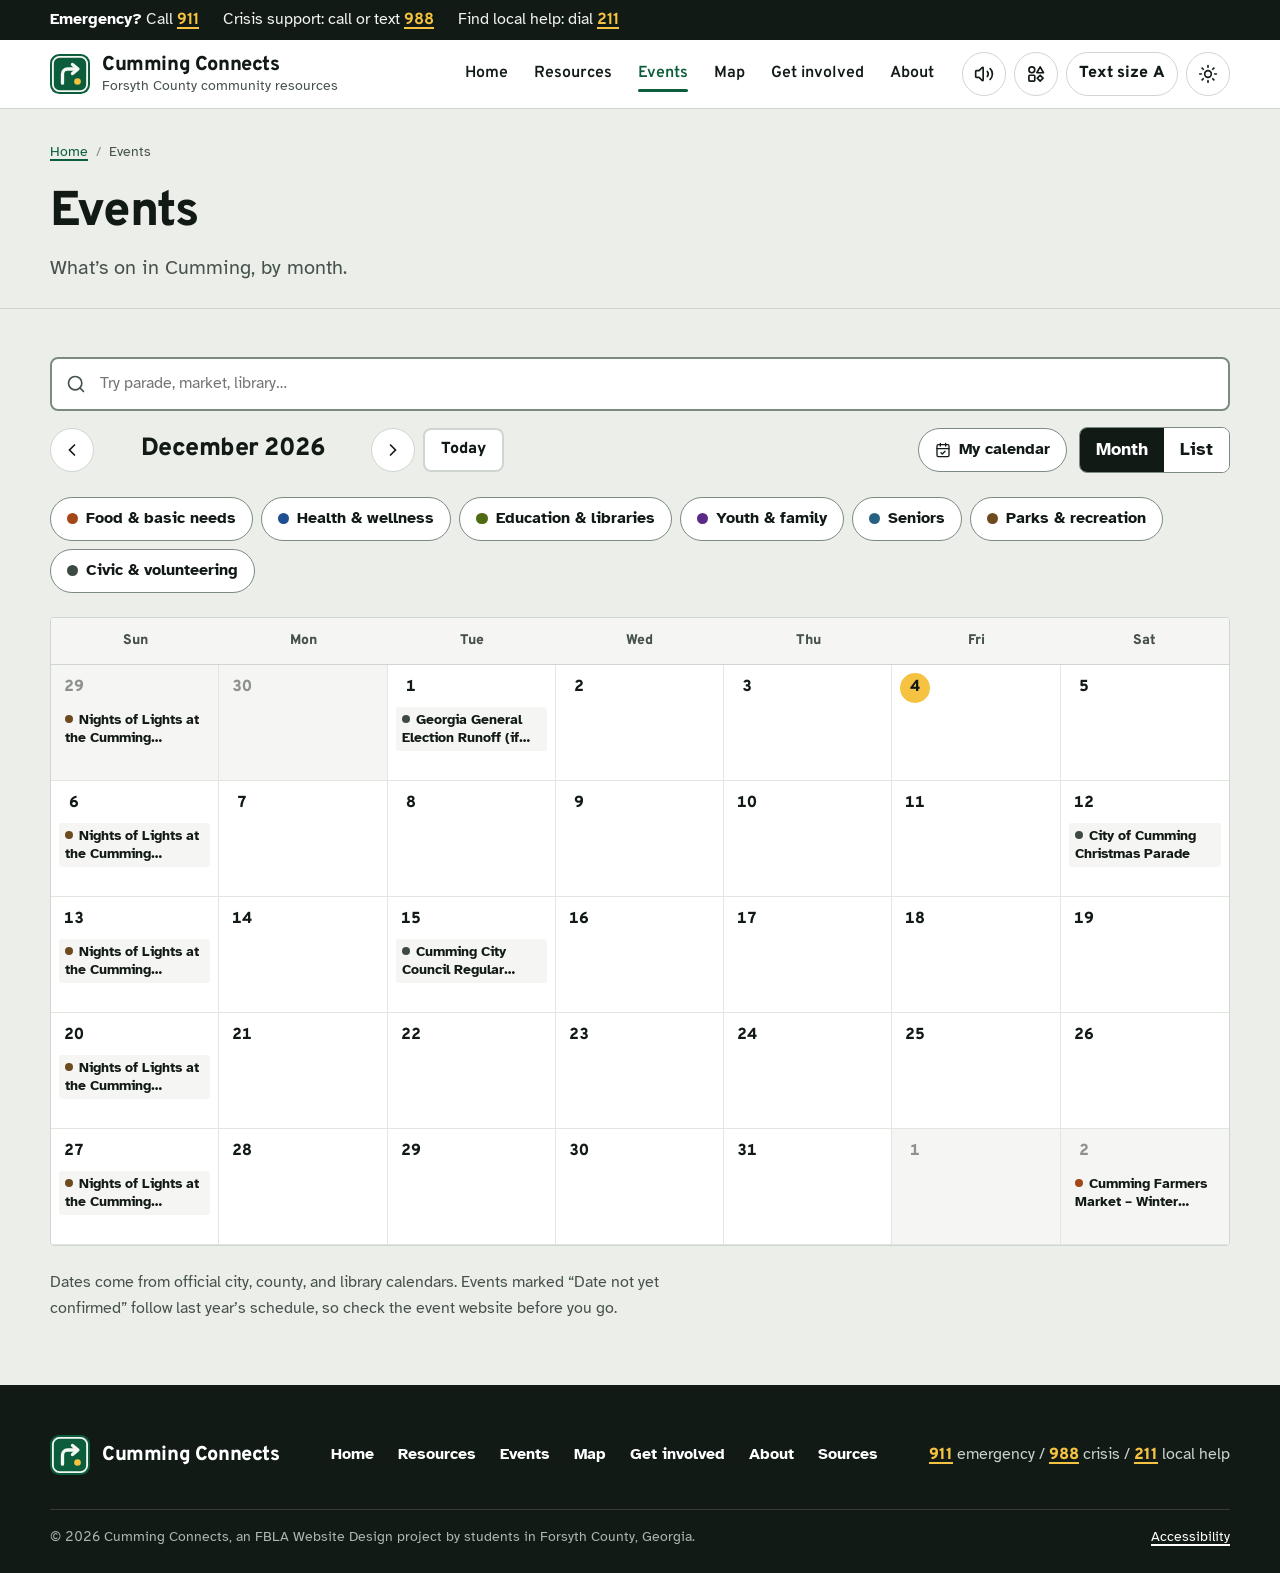
<file: events.html>
<!DOCTYPE html>
<html lang="en">
<head>
  <meta charset="utf-8">
  <meta name="viewport" content="width=device-width, initial-scale=1">
  <!-- Security policy: run only this site's own scripts. If you edit the small inline script below, update its sha256 here (see README, Security). -->
  <meta http-equiv="Content-Security-Policy" content="default-src 'self'; script-src 'self' 'sha256-BlURFg5SOmyJ2iJKcYkG561/57DnQC32+NdRpanBz1c='; style-src 'self' 'unsafe-inline'; img-src 'self' data: blob: https://*.tile.openstreetmap.org; font-src 'self'; media-src 'self' blob:; connect-src 'self'; object-src 'none'; base-uri 'none'; form-action 'self'; frame-src 'none'; worker-src 'none'; upgrade-insecure-requests">
  <meta name="referrer" content="strict-origin-when-cross-origin">
  <title>Events | Cumming Connects</title>
  <meta name="description" content="Festivals, farmers markets, parades, library programs, and community events in Cumming and Forsyth County, Georgia. Add any event to your calendar.">
  <meta name="theme-color" content="#121a16">
  <meta name="color-scheme" content="light dark">
  <meta property="og:title" content="Events | Cumming Connects">
  <meta property="og:description" content="Festivals, farmers markets, parades, library programs, and community events in Cumming and Forsyth County, Georgia. Add any event to your calendar.">
  <meta property="og:type" content="website">
  <meta property="og:site_name" content="Cumming Connects">
  <meta property="og:image" content="assets/img/og-image.png">
  <meta name="twitter:card" content="summary_large_image">
  <link rel="icon" href="assets/icons/favicon.svg" type="image/svg+xml">
  <link rel="apple-touch-icon" href="assets/icons/apple-touch-icon.png">

  <link rel="stylesheet" href="css/styles.css">
  <script type="application/ld+json">{"@context":"https://schema.org","@graph":[{"@type":"Event","name":"Slide Into Sundays at City Center","startDate":"2026-11-01T12:00","eventStatus":"https://schema.org/EventScheduled","eventAttendanceMode":"https://schema.org/OfflineEventAttendanceMode","description":"A weekly afternoon of bounce houses, slides, and games for kids, run with Jump N Jacks Moonwalks. Admission is $10 per child.","location":{"@type":"Place","name":"Cumming City Center","address":"Cumming City Center, 423 Canton Road, Cumming, GA 30040"},"endDate":"2026-11-01T17:00","url":"https://www.cityofcumming.net/events/list"},{"@type":"Event","name":"Georgia General Election Day","startDate":"2026-11-03T07:00","eventStatus":"https://schema.org/EventScheduled","eventAttendanceMode":"https://schema.org/OfflineEventAttendanceMode","description":"Polls are open statewide for the 2026 general election. Check your polling place on the Georgia My Voter Page.","location":{"@type":"Place","name":"Your assigned Forsyth County polling place","address":"Your assigned Forsyth County polling place"},"endDate":"2026-11-03T19:00","url":"https://forsythco.com/vote"},{"@type":"Event","name":"Cumming Steam, Antique Tractor & Gas Engine Exposition","startDate":"2026-11-13T08:00","eventStatus":"https://schema.org/EventScheduled","eventAttendanceMode":"https://schema.org/OfflineEventAttendanceMode","description":"A two-day show of working steam engines, antique tractors, and farm machinery, with a parade of power and a heritage village. Admission is $5.","location":{"@type":"Place","name":"Cumming Fairgrounds","address":"Cumming Fairgrounds, 235 Castleberry Road, Cumming, GA 30040"},"endDate":"2026-11-14T16:00","url":"https://www.cummingfair.net/events-calendar"},{"@type":"Event","name":"Cumming City Council Regular Meeting","startDate":"2026-11-17T18:00","eventStatus":"https://schema.org/EventScheduled","eventAttendanceMode":"https://schema.org/OfflineEventAttendanceMode","description":"Residents can attend the monthly council meeting, which includes a public comment period. The agenda is posted the Monday before.","location":{"@type":"Place","name":"Council Chambers (3rd floor)","address":"Council Chambers (3rd floor), Cumming City Hall, 100 Main Street, Cumming, GA 30040"},"url":"https://www.cityofcumming.net/meetings"},{"@type":"Event","name":"Nights of Lights at the Cumming Fairgrounds","startDate":"2026-11-20T17:00","eventStatus":"https://schema.org/EventScheduled","eventAttendanceMode":"https://schema.org/OfflineEventAttendanceMode","description":"A holiday light display at the fairgrounds that runs nightly through the season.","location":{"@type":"Place","name":"Cumming Fairgrounds","address":"Cumming Fairgrounds, 235 Castleberry Road, Cumming, GA 30040"},"endDate":"2026-12-27T22:00","url":"https://www.cummingfair.net/events-calendar"},{"@type":"Event","name":"City Center Winter/Holiday Market","startDate":"2026-11-21T10:00","eventStatus":"https://schema.org/EventScheduled","eventAttendanceMode":"https://schema.org/OfflineEventAttendanceMode","description":"More than 100 local vendors, live music, kids' activities, and photos with Santa. Entry is free.","location":{"@type":"Place","name":"Cumming City Center","address":"Cumming City Center, 423 Canton Road, Cumming, GA 30040"},"endDate":"2026-11-21T17:00","url":"https://www.cityofcumming.net/event/city-center-winter-holiday-market"},{"@type":"Event","name":"Georgia General Election Runoff (if needed)","startDate":"2026-12-01T07:00","eventStatus":"https://schema.org/EventScheduled","eventAttendanceMode":"https://schema.org/OfflineEventAttendanceMode","description":"A runoff is held for any race where no candidate won more than 50% of the vote on Nov 3.","location":{"@type":"Place","name":"Your assigned Forsyth County polling place","address":"Your assigned Forsyth County polling place"},"endDate":"2026-12-01T19:00","url":"https://forsythco.com/vote"},{"@type":"Event","name":"City of Cumming Christmas Parade","startDate":"2026-12-12T17:00","eventStatus":"https://schema.org/EventScheduled","eventAttendanceMode":"https://schema.org/OfflineEventAttendanceMode","description":"An evening holiday parade of floats, bands, and community groups from Forsyth Central High School to the fairgrounds.","location":{"@type":"Place","name":"Forsyth Central High School to the Cumming Fairgrounds (Tribble Gap / Castleberry Road)","address":"Forsyth Central High School to the Cumming Fairgrounds (Tribble Gap / Castleberry Road)"},"endDate":"2026-12-12T18:30","url":"https://www.cityofcumming.net"}]}</script>
  <script>
    /* Apply saved theme + text size before first paint (prevents a flash) */
    (function () { try {
      var t = JSON.parse(localStorage.getItem("cc:theme")); if (t) document.documentElement.dataset.theme = t;
      var s = JSON.parse(localStorage.getItem("cc:textSize")); if (s) document.documentElement.dataset.text = s;
      if (JSON.parse(localStorage.getItem("cc:cvd"))) document.documentElement.dataset.cvd = "on";
    } catch (e) {} })();
    /* Preload the two main fonts when served over the web (browsers refuse font preloads from file://) */
    if (location.protocol.indexOf("http") === 0) ["atkinson-hyperlegible-latin-400-normal", "overpass-latin-800-normal"].forEach(function (f) {
      var l = document.createElement("link"); l.rel = "preload"; l.as = "font"; l.type = "font/woff2"; l.crossOrigin = "anonymous";
      l.href = "assets/fonts/" + f + ".woff2"; document.head.appendChild(l);
    });
  </script>
</head>
<body>
  <a class="skip-link" href="#main">Skip to main content</a>
  <div class="alert-strip" role="region" aria-label="Emergency numbers">
    <div class="container">
      <span><strong>Emergency?</strong> <span class="lbl-long">Call</span> <a href="tel:911">911</a></span>
      <span><span class="lbl-long">Crisis support: call or text</span><span class="lbl-short">Crisis</span> <a href="tel:988">988</a></span>
      <span><span class="lbl-long">Find local help: dial</span><span class="lbl-short">Local help</span> <a href="tel:211">211</a></span>
    </div>
  </div>
  <header class="site-header">
    <div class="container header-inner">
      <a class="brand" href="index.html">
        <svg class="brand-mark" viewBox="0 0 48 48" aria-hidden="true" focusable="false">
  <rect width="48" height="48" rx="11" fill="#0b5d3b"/>
  <rect x="3.5" y="3.5" width="41" height="41" rx="8" fill="none" stroke="#f4f7f4" stroke-width="2.2"/>
  <path d="M15 35V24a6 6 0 0 1 6-6h9" fill="none" stroke="#f4f7f4" stroke-width="4" stroke-linecap="round"/>
  <path d="M27 12.5l6.5 5.5-6.5 5.5" fill="none" stroke="#f4f7f4" stroke-width="4" stroke-linecap="round" stroke-linejoin="round"/>
  <circle cx="33" cy="33" r="4" fill="#f5c242"/>
</svg>
        <span class="brand-name"><span translate="no">Cumming Connects</span><span class="brand-tag">Forsyth County community resources</span></span>
      </a>
      <nav id="primary-nav" class="primary-nav" aria-label="Main">
        <ul>
          <li><a href="index.html">Home</a></li>
          <li><a href="resources.html">Resources</a></li>
          <li><a href="events.html" aria-current="page">Events</a></li>
          <li><a href="map.html">Map</a></li>
          <li><a href="get-involved.html">Get involved</a></li>
          <li><a href="about.html">About</a></li>
        </ul>
        <div class="nav-extra"><button type="button" class="btn btn--ghost" data-text-toggle data-text-long>Text size: A</button></div>
      </nav>
      <div class="header-tools">
        <button type="button" class="icon-btn listen-btn" data-listen aria-label="Listen to this page" title="Listen to this page">
          <svg class="listen-icon-play" viewBox="0 0 24 24" fill="none" stroke="currentColor" stroke-width="2" stroke-linecap="round" stroke-linejoin="round" aria-hidden="true"><path d="M11 4.7a.7.7 0 0 0-1.2-.5L6.4 7.6a1.4 1.4 0 0 1-1 .4H3a1 1 0 0 0-1 1v6a1 1 0 0 0 1 1h2.4a1.4 1.4 0 0 1 1 .4l3.4 3.4a.7.7 0 0 0 1.2-.5Z"/><path d="M16 9a5 5 0 0 1 0 6"/><path d="M19.4 18.4a9 9 0 0 0 0-12.8"/></svg>
          <svg class="listen-icon-stop" viewBox="0 0 24 24" fill="currentColor" aria-hidden="true"><rect x="6" y="6" width="12" height="12" rx="2"/></svg>
          <span class="lbl-wide" data-listen-label>Listen</span>
        </button>
        <button type="button" class="icon-btn cvd-btn" data-cvd-toggle aria-pressed="false" aria-label="Colorblind mode" title="Colorblind mode">
          <svg viewBox="0 0 24 24" fill="none" stroke="currentColor" stroke-width="2" stroke-linejoin="round" aria-hidden="true"><circle cx="7" cy="7" r="3.5"/><path d="M17 3.5l4 7h-8z"/><rect x="3.5" y="13.5" width="7" height="7" rx="1"/><path d="M17 13.5l3.5 3.5-3.5 3.5-3.5-3.5z"/></svg>
          <span class="lbl-wide">Colorblind</span>
        </button>
        <button type="button" class="icon-btn text-size-btn" data-text-toggle aria-label="Text size A"><span class="lbl-wide">Text size </span><span data-lvl>A</span></button>
        <button type="button" class="icon-btn" data-theme-toggle aria-pressed="false" aria-label="Dark mode">
          <svg class="theme-icon-sun" viewBox="0 0 24 24" fill="none" stroke="currentColor" stroke-width="2" stroke-linecap="round" aria-hidden="true"><circle cx="12" cy="12" r="4"/><path d="M12 2v2M12 20v2M4.93 4.93l1.41 1.41M17.66 17.66l1.41 1.41M2 12h2M20 12h2M6.34 17.66l-1.41 1.41M19.07 4.93l-1.41 1.41"/></svg>
          <svg class="theme-icon-moon" viewBox="0 0 24 24" fill="none" stroke="currentColor" stroke-width="2" stroke-linecap="round" aria-hidden="true"><path d="M12 3a6 6 0 0 0 9 9 9 9 0 1 1-9-9Z"/></svg>
        </button>
        <button type="button" class="icon-btn nav-toggle" aria-controls="primary-nav" aria-expanded="false" aria-label="Open menu">
          <svg viewBox="0 0 24 24" fill="none" stroke="currentColor" stroke-width="2" stroke-linecap="round" aria-hidden="true"><path d="M4 6h16M4 12h16M4 18h16"/></svg>
        </button>
      </div>
    </div>
  </header>
  <main id="main" tabindex="-1">
    <section class="page-hero">
      <div class="container">
        <div>
        <nav class="breadcrumb" aria-label="Breadcrumb">
          <ol><li><a href="index.html">Home</a></li><li><span aria-current="page">Events</span></li></ol>
        </nav>
        <h1>Events</h1>
        <p>What&rsquo;s on in Cumming, by month.</p>
        </div>
      </div>
    </section>
    <section class="section section--tight">
      <div class="container">
        <div class="search-field" style="margin-bottom:var(--space-4)">
          <label for="event-q" class="visually-hidden">Search events</label>
          <svg viewBox="0 0 24 24" fill="none" stroke="currentColor" stroke-width="2" stroke-linecap="round" aria-hidden="true"><circle cx="11" cy="11" r="8"/><path d="m21 21-4.3-4.3"/></svg>
          <input id="event-q" type="search" maxlength="80" placeholder="Try parade, market, library…" autocomplete="off">
        </div>
        <div class="cal-toolbar">
          <div class="cal-nav" data-pending>
            <button type="button" class="icon-btn" id="prev-month" aria-label="Previous month">
              <svg viewBox="0 0 24 24" fill="none" stroke="currentColor" stroke-width="2" stroke-linecap="round" aria-hidden="true"><path d="m15 18-6-6 6-6"/></svg>
            </button>
            <h2 class="cal-title" id="cal-title" tabindex="-1">Month</h2>
            <button type="button" class="icon-btn" id="next-month" aria-label="Next month">
              <svg viewBox="0 0 24 24" fill="none" stroke="currentColor" stroke-width="2" stroke-linecap="round" aria-hidden="true"><path d="m9 18 6-6-6-6"/></svg>
            </button>
            <button type="button" class="btn btn--ghost btn--sm" id="today-btn">Today</button>
          </div>
          <div class="row">
            <button type="button" class="chip" id="mine-toggle" aria-pressed="false">
              <svg viewBox="0 0 24 24" width="16" height="16" fill="none" stroke="currentColor" stroke-width="2" stroke-linecap="round" stroke-linejoin="round" aria-hidden="true"><rect x="3" y="4" width="18" height="18" rx="2"/><path d="M16 2v4M8 2v4M3 10h18M9 16l2 2 4-4"/></svg>
              My calendar <span class="badge badge--plain" data-myev-count hidden>0</span>
            </button>
            <div class="view-toggle" role="group" aria-label="Calendar layout">
              <button type="button" data-cal-view="month" aria-pressed="true">Month</button>
              <button type="button" data-cal-view="list" aria-pressed="false">List</button>
            </div>
          </div>
        </div>
        <div class="my-cal-bar" id="my-cal-bar" hidden>
          <p>Only your saved events are shown. They stay on this device.</p>
          <button type="button" class="btn btn--ghost btn--sm" id="export-mine">Add all to phone calendar</button>
        </div>

        <div class="chips" id="event-chips" role="group" aria-label="Filter events by category" style="margin-bottom:var(--space-5)"><button type="button" class="chip cat-food" data-cat="food" aria-pressed="false"><span class="dot" aria-hidden="true"></span>Food &amp; basic needs</button><button type="button" class="chip cat-health" data-cat="health" aria-pressed="false"><span class="dot" aria-hidden="true"></span>Health &amp; wellness</button><button type="button" class="chip cat-education" data-cat="education" aria-pressed="false"><span class="dot" aria-hidden="true"></span>Education &amp; libraries</button><button type="button" class="chip cat-youth" data-cat="youth" aria-pressed="false"><span class="dot" aria-hidden="true"></span>Youth &amp; family</button><button type="button" class="chip cat-seniors" data-cat="seniors" aria-pressed="false"><span class="dot" aria-hidden="true"></span>Seniors</button><button type="button" class="chip cat-parks" data-cat="parks" aria-pressed="false"><span class="dot" aria-hidden="true"></span>Parks &amp; recreation</button><button type="button" class="chip cat-civic" data-cat="civic" aria-pressed="false"><span class="dot" aria-hidden="true"></span>Civic &amp; volunteering</button></div>
        <p class="visually-hidden" id="event-status" role="status" aria-live="polite"></p>

        <div class="cal-empty" id="cal-empty" role="status" hidden></div>
        <div class="calendar" id="month-view">
          <div class="cal-grid" id="cal-grid"></div>
        </div>
        <div id="list-view" hidden></div>

        <p class="text-soft mt-5" style="font-size:var(--fs-ui)">Dates come from official city, county, and library calendars. Events marked &ldquo;Date not yet confirmed&rdquo; follow last year&rsquo;s schedule, so check the event website before you go.</p>
      </div>
    </section>

    <dialog class="modal" id="detail-modal" aria-labelledby="modal-title"></dialog>
  </main>

  <footer class="site-footer">
    <div class="container footer-strip">
      <a class="brand" href="index.html">
        <svg class="brand-mark" viewBox="0 0 48 48" aria-hidden="true" focusable="false">
  <rect width="48" height="48" rx="11" fill="#0b5d3b"/>
  <rect x="3.5" y="3.5" width="41" height="41" rx="8" fill="none" stroke="#f4f7f4" stroke-width="2.2"/>
  <path d="M15 35V24a6 6 0 0 1 6-6h9" fill="none" stroke="#f4f7f4" stroke-width="4" stroke-linecap="round"/>
  <path d="M27 12.5l6.5 5.5-6.5 5.5" fill="none" stroke="#f4f7f4" stroke-width="4" stroke-linecap="round" stroke-linejoin="round"/>
  <circle cx="33" cy="33" r="4" fill="#f5c242"/>
</svg>
        <span class="brand-name" translate="no">Cumming Connects</span>
      </a>
      <nav aria-label="Footer">
        <ul class="footer-links">
          <li><a href="index.html">Home</a></li>
          <li><a href="resources.html">Resources</a></li>
          <li><a href="events.html">Events</a></li>
          <li><a href="map.html">Map</a></li>
          <li><a href="get-involved.html">Get involved</a></li>
          <li><a href="about.html">About</a></li>
          <li><a href="sources.html">Sources</a></li>
        </ul>
      </nav>
      <p class="footer-help"><a href="tel:911">911</a> emergency <span aria-hidden="true">/</span> <a href="tel:988">988</a> crisis <span aria-hidden="true">/</span> <a href="tel:211">211</a> local help</p>
    </div>
    <div class="container footer-bottom">
      <p>&copy; <span data-year>2026</span> Cumming Connects, an FBLA Website Design project by students in Forsyth County, Georgia.</p>
      <p><a href="about.html#accessibility">Accessibility</a></p>
    </div>
  </footer>
  <button type="button" class="icon-btn back-to-top" aria-label="Back to top">
    <svg viewBox="0 0 24 24" fill="none" stroke="currentColor" stroke-width="2" stroke-linecap="round" aria-hidden="true"><path d="M12 19V5M5 12l7-7 7 7"/></svg>
  </button>
  <!-- Colorblind mode: the shape key opens and closes whenever you want (Esc or a tap outside also closes it) -->
  <button type="button" class="key-btn" popovertarget="shape-key" data-key-btn><svg viewBox="0 0 24 24" fill="none" stroke="currentColor" stroke-width="2" stroke-linejoin="round" aria-hidden="true"><circle cx="7" cy="7" r="3.5"/><path d="M17 3.5l4 7h-8z"/><rect x="3.5" y="13.5" width="7" height="7" rx="1"/><path d="M17 13.5l3.5 3.5-3.5 3.5-3.5-3.5z"/></svg>Shape key</button>
  <div id="shape-key" class="shape-key" popover role="dialog" aria-labelledby="shape-key-title">
    <div class="shape-key-head">
      <h2 id="shape-key-title">Shape key</h2>
      <button type="button" class="icon-btn" popovertarget="shape-key" popovertargetaction="hide" aria-label="Close shape key"><svg viewBox="0 0 24 24" fill="none" stroke="currentColor" stroke-width="2" stroke-linecap="round" aria-hidden="true"><path d="M18 6 6 18M6 6l12 12"/></svg></button>
    </div>
    <p>Each category has its own color and shape.</p>
    <ul class="shape-key-list">
      <li class="cat-food"><span class="key-shape" aria-hidden="true"></span><span><strong>Food &amp; basic needs</strong><span>Circle</span></span></li>
      <li class="cat-health"><span class="key-shape" aria-hidden="true"></span><span><strong>Health &amp; wellness</strong><span>Cross</span></span></li>
      <li class="cat-education"><span class="key-shape" aria-hidden="true"></span><span><strong>Education &amp; libraries</strong><span>Pentagon</span></span></li>
      <li class="cat-youth"><span class="key-shape" aria-hidden="true"></span><span><strong>Youth &amp; family</strong><span>Triangle</span></span></li>
      <li class="cat-seniors"><span class="key-shape" aria-hidden="true"></span><span><strong>Seniors</strong><span>Square</span></span></li>
      <li class="cat-parks"><span class="key-shape" aria-hidden="true"></span><span><strong>Parks &amp; recreation</strong><span>Trapezoid</span></span></li>
      <li class="cat-civic"><span class="key-shape" aria-hidden="true"></span><span><strong>Civic &amp; volunteering</strong><span>Diamond</span></span></li>
      <li class="cat-safety"><span class="key-shape" aria-hidden="true"></span><span><strong>Safety &amp; emergency</strong><span>Octagon</span></span></li>
    </ul>
  </div>
  <script src="js/data.js"></script>
  <script src="js/main.js"></script>
  <script src="js/analytics.js"></script>
  <script src="js/ui.js"></script>
  <script src="js/events.js"></script>
</body>
</html>
</file>
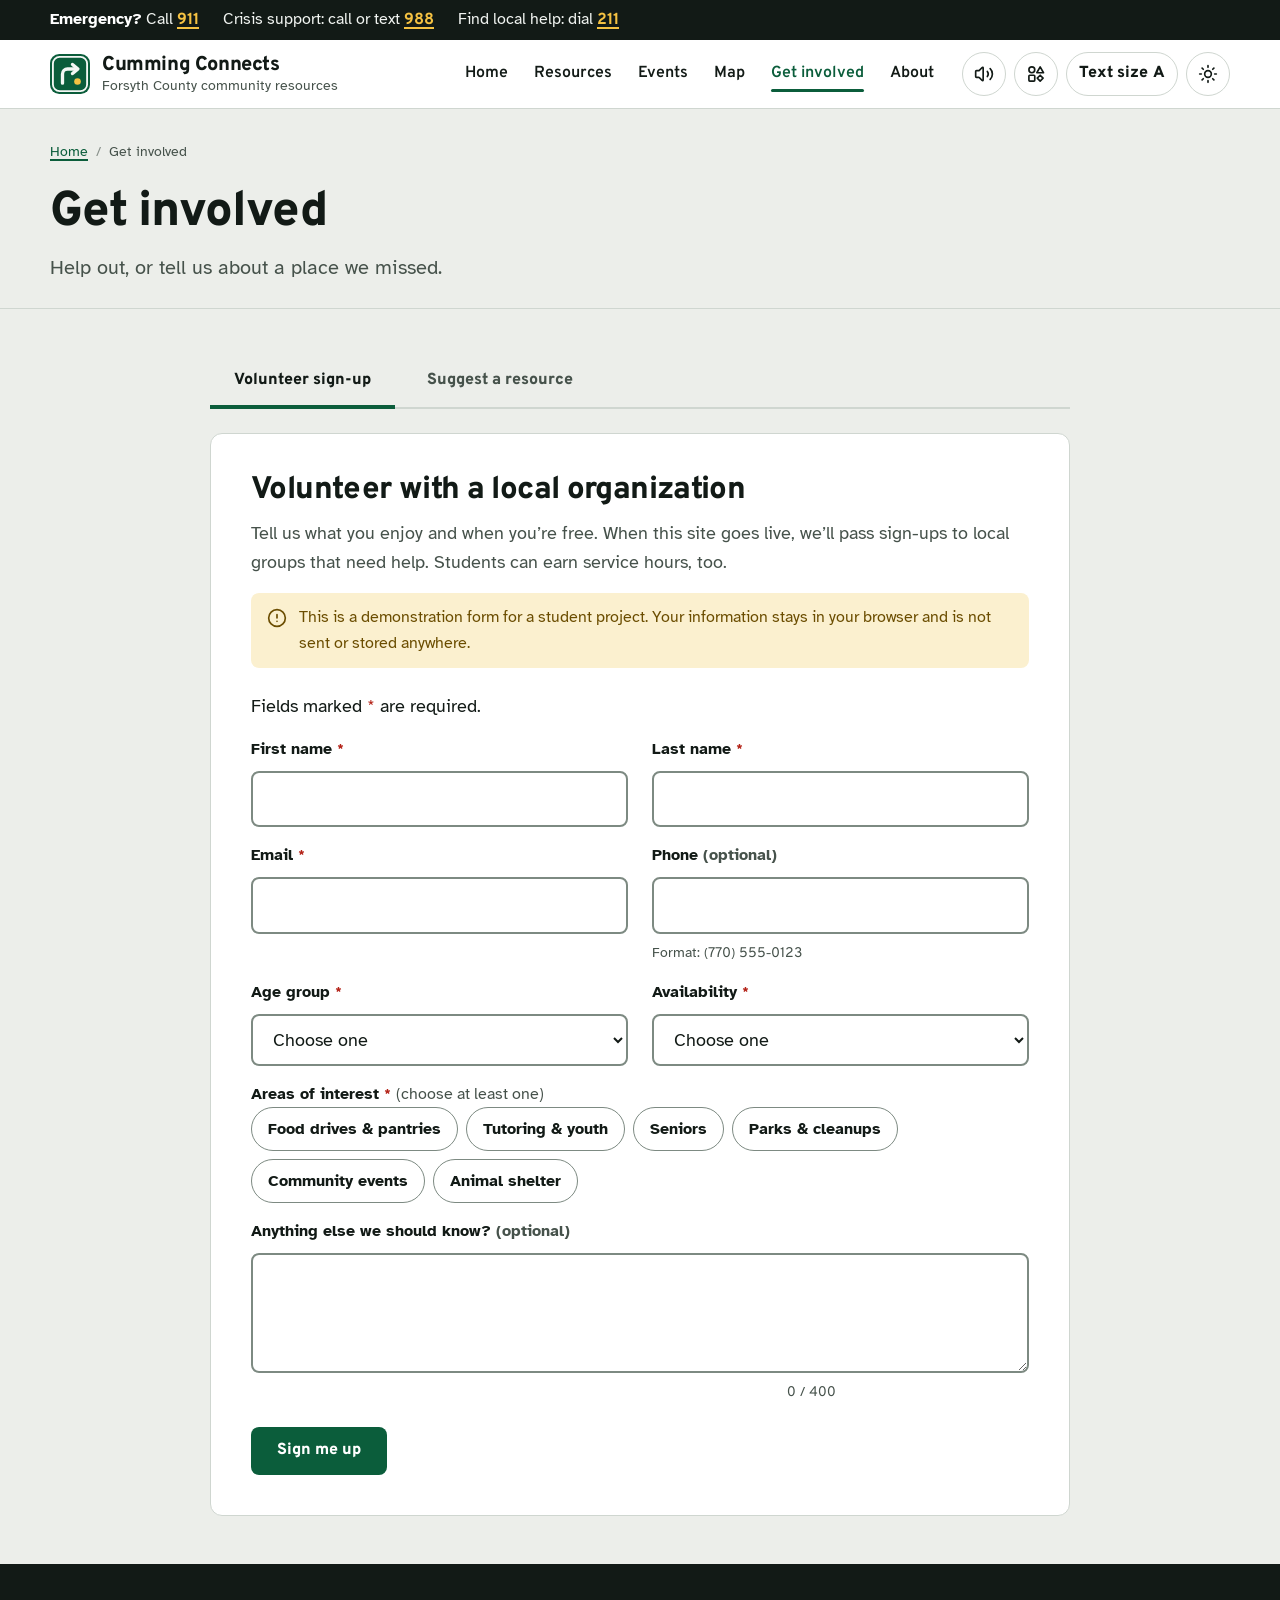
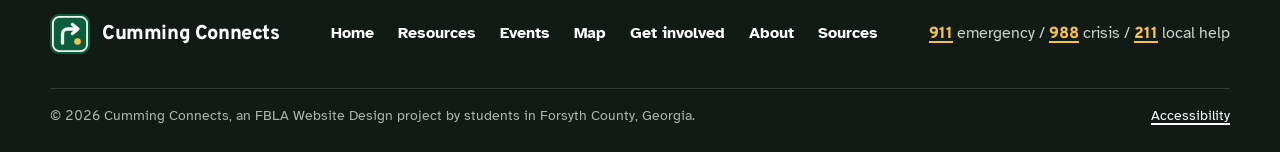
<file: get-involved.html>
<!DOCTYPE html>
<html lang="en">
<head>
  <meta charset="utf-8">
  <meta name="viewport" content="width=device-width, initial-scale=1">
  <!-- Security policy: run only this site's own scripts. If you edit the small inline script below, update its sha256 here (see README, Security). -->
  <meta http-equiv="Content-Security-Policy" content="default-src 'self'; script-src 'self' 'sha256-BlURFg5SOmyJ2iJKcYkG561/57DnQC32+NdRpanBz1c='; style-src 'self' 'unsafe-inline'; img-src 'self' data: blob: https://*.tile.openstreetmap.org; font-src 'self'; media-src 'self' blob:; connect-src 'self'; object-src 'none'; base-uri 'none'; form-action 'self'; frame-src 'none'; worker-src 'none'; upgrade-insecure-requests">
  <meta name="referrer" content="strict-origin-when-cross-origin">
  <title>Get involved | Cumming Connects</title>
  <meta name="description" content="Volunteer with local organizations in Cumming and Forsyth County, GA, or suggest a community resource to add to Cumming Connects.">
  <meta name="theme-color" content="#121a16">
  <meta name="color-scheme" content="light dark">
  <meta property="og:title" content="Get involved | Cumming Connects">
  <meta property="og:description" content="Volunteer with local organizations in Cumming and Forsyth County, GA, or suggest a community resource to add to Cumming Connects.">
  <meta property="og:type" content="website">
  <meta property="og:site_name" content="Cumming Connects">
  <meta property="og:image" content="assets/img/og-image.png">
  <meta name="twitter:card" content="summary_large_image">
  <link rel="icon" href="assets/icons/favicon.svg" type="image/svg+xml">
  <link rel="apple-touch-icon" href="assets/icons/apple-touch-icon.png">

  <link rel="stylesheet" href="css/styles.css">
  <script>
    /* Apply saved theme + text size before first paint (prevents a flash) */
    (function () { try {
      var t = JSON.parse(localStorage.getItem("cc:theme")); if (t) document.documentElement.dataset.theme = t;
      var s = JSON.parse(localStorage.getItem("cc:textSize")); if (s) document.documentElement.dataset.text = s;
      if (JSON.parse(localStorage.getItem("cc:cvd"))) document.documentElement.dataset.cvd = "on";
    } catch (e) {} })();
    /* Preload the two main fonts when served over the web (browsers refuse font preloads from file://) */
    if (location.protocol.indexOf("http") === 0) ["atkinson-hyperlegible-latin-400-normal", "overpass-latin-800-normal"].forEach(function (f) {
      var l = document.createElement("link"); l.rel = "preload"; l.as = "font"; l.type = "font/woff2"; l.crossOrigin = "anonymous";
      l.href = "assets/fonts/" + f + ".woff2"; document.head.appendChild(l);
    });
  </script>
</head>
<body>
  <a class="skip-link" href="#main">Skip to main content</a>
  <div class="alert-strip" role="region" aria-label="Emergency numbers">
    <div class="container">
      <span><strong>Emergency?</strong> <span class="lbl-long">Call</span> <a href="tel:911">911</a></span>
      <span><span class="lbl-long">Crisis support: call or text</span><span class="lbl-short">Crisis</span> <a href="tel:988">988</a></span>
      <span><span class="lbl-long">Find local help: dial</span><span class="lbl-short">Local help</span> <a href="tel:211">211</a></span>
    </div>
  </div>
  <header class="site-header">
    <div class="container header-inner">
      <a class="brand" href="index.html">
        <svg class="brand-mark" viewBox="0 0 48 48" aria-hidden="true" focusable="false">
  <rect width="48" height="48" rx="11" fill="#0b5d3b"/>
  <rect x="3.5" y="3.5" width="41" height="41" rx="8" fill="none" stroke="#f4f7f4" stroke-width="2.2"/>
  <path d="M15 35V24a6 6 0 0 1 6-6h9" fill="none" stroke="#f4f7f4" stroke-width="4" stroke-linecap="round"/>
  <path d="M27 12.5l6.5 5.5-6.5 5.5" fill="none" stroke="#f4f7f4" stroke-width="4" stroke-linecap="round" stroke-linejoin="round"/>
  <circle cx="33" cy="33" r="4" fill="#f5c242"/>
</svg>
        <span class="brand-name"><span translate="no">Cumming Connects</span><span class="brand-tag">Forsyth County community resources</span></span>
      </a>
      <nav id="primary-nav" class="primary-nav" aria-label="Main">
        <ul>
          <li><a href="index.html">Home</a></li>
          <li><a href="resources.html">Resources</a></li>
          <li><a href="events.html">Events</a></li>
          <li><a href="map.html">Map</a></li>
          <li><a href="get-involved.html" aria-current="page">Get involved</a></li>
          <li><a href="about.html">About</a></li>
        </ul>
        <div class="nav-extra"><button type="button" class="btn btn--ghost" data-text-toggle data-text-long>Text size: A</button></div>
      </nav>
      <div class="header-tools">
        <button type="button" class="icon-btn listen-btn" data-listen aria-label="Listen to this page" title="Listen to this page">
          <svg class="listen-icon-play" viewBox="0 0 24 24" fill="none" stroke="currentColor" stroke-width="2" stroke-linecap="round" stroke-linejoin="round" aria-hidden="true"><path d="M11 4.7a.7.7 0 0 0-1.2-.5L6.4 7.6a1.4 1.4 0 0 1-1 .4H3a1 1 0 0 0-1 1v6a1 1 0 0 0 1 1h2.4a1.4 1.4 0 0 1 1 .4l3.4 3.4a.7.7 0 0 0 1.2-.5Z"/><path d="M16 9a5 5 0 0 1 0 6"/><path d="M19.4 18.4a9 9 0 0 0 0-12.8"/></svg>
          <svg class="listen-icon-stop" viewBox="0 0 24 24" fill="currentColor" aria-hidden="true"><rect x="6" y="6" width="12" height="12" rx="2"/></svg>
          <span class="lbl-wide" data-listen-label>Listen</span>
        </button>
        <button type="button" class="icon-btn cvd-btn" data-cvd-toggle aria-pressed="false" aria-label="Colorblind mode" title="Colorblind mode">
          <svg viewBox="0 0 24 24" fill="none" stroke="currentColor" stroke-width="2" stroke-linejoin="round" aria-hidden="true"><circle cx="7" cy="7" r="3.5"/><path d="M17 3.5l4 7h-8z"/><rect x="3.5" y="13.5" width="7" height="7" rx="1"/><path d="M17 13.5l3.5 3.5-3.5 3.5-3.5-3.5z"/></svg>
          <span class="lbl-wide">Colorblind</span>
        </button>
        <button type="button" class="icon-btn text-size-btn" data-text-toggle aria-label="Text size A"><span class="lbl-wide">Text size </span><span data-lvl>A</span></button>
        <button type="button" class="icon-btn" data-theme-toggle aria-pressed="false" aria-label="Dark mode">
          <svg class="theme-icon-sun" viewBox="0 0 24 24" fill="none" stroke="currentColor" stroke-width="2" stroke-linecap="round" aria-hidden="true"><circle cx="12" cy="12" r="4"/><path d="M12 2v2M12 20v2M4.93 4.93l1.41 1.41M17.66 17.66l1.41 1.41M2 12h2M20 12h2M6.34 17.66l-1.41 1.41M19.07 4.93l-1.41 1.41"/></svg>
          <svg class="theme-icon-moon" viewBox="0 0 24 24" fill="none" stroke="currentColor" stroke-width="2" stroke-linecap="round" aria-hidden="true"><path d="M12 3a6 6 0 0 0 9 9 9 9 0 1 1-9-9Z"/></svg>
        </button>
        <button type="button" class="icon-btn nav-toggle" aria-controls="primary-nav" aria-expanded="false" aria-label="Open menu">
          <svg viewBox="0 0 24 24" fill="none" stroke="currentColor" stroke-width="2" stroke-linecap="round" aria-hidden="true"><path d="M4 6h16M4 12h16M4 18h16"/></svg>
        </button>
      </div>
    </div>
  </header>
  <main id="main" tabindex="-1">
    <section class="page-hero">
      <div class="container">
        <div>
        <nav class="breadcrumb" aria-label="Breadcrumb">
          <ol><li><a href="index.html">Home</a></li><li><span aria-current="page">Get involved</span></li></ol>
        </nav>
        <h1>Get involved</h1>
        <p>Help out, or tell us about a place we missed.</p>
        </div>
      </div>
    </section>
    <section class="section section--tight">
      <div class="container" style="max-width:860px">
        <div class="tabs" role="tablist" aria-label="Ways to get involved">
          <button type="button" class="tab" role="tab" id="tab-volunteer" aria-controls="volunteer" aria-selected="true">Volunteer sign-up</button>
          <button type="button" class="tab" role="tab" id="tab-submit" aria-controls="submit" aria-selected="false" tabindex="-1">Suggest a resource</button>
        </div>

        <!-- Volunteer -->
        <div class="card form-card" role="tabpanel" id="volunteer" aria-labelledby="tab-volunteer" tabindex="0">
          <h2>Volunteer with a local organization</h2>
          <p class="text-soft">Tell us what you enjoy and when you&rsquo;re free. When this site goes live, we&rsquo;ll pass sign-ups to local groups that need help. Students can earn service hours, too.</p>
          <p class="form-note">
            <svg viewBox="0 0 24 24" fill="none" stroke="currentColor" stroke-width="2" stroke-linecap="round" aria-hidden="true"><circle cx="12" cy="12" r="10"/><path d="M12 8v4M12 16h.01"/></svg>
            <span>This is a demonstration form for a student project. Your information stays in your browser and is not sent or stored anywhere.</span>
          </p>
          <form id="volunteer-form" novalidate>
            <p class="hint required-note">Fields marked <span class="req">*</span> are required.</p>
            <div class="form-grid">
              <div class="field">
                <label for="v-first">First name <span class="req" aria-hidden="true">*</span></label>
                <input class="input" id="v-first" name="first" autocomplete="given-name" required aria-describedby="v-first-err">
                <p class="error-msg" id="v-first-err">Please enter your first name.</p>
              </div>
              <div class="field">
                <label for="v-last">Last name <span class="req" aria-hidden="true">*</span></label>
                <input class="input" id="v-last" name="last" autocomplete="family-name" required aria-describedby="v-last-err">
                <p class="error-msg" id="v-last-err">Please enter your last name.</p>
              </div>
              <div class="field">
                <label for="v-email">Email <span class="req" aria-hidden="true">*</span></label>
                <input class="input" id="v-email" name="email" type="email" autocomplete="email" spellcheck="false" required aria-describedby="v-email-err">
                <p class="error-msg" id="v-email-err">Please enter a valid email, such as name@example.com.</p>
              </div>
              <div class="field">
                <label for="v-phone">Phone <span class="text-soft">(optional)</span></label>
                <input class="input" id="v-phone" name="phone" type="tel" autocomplete="tel" inputmode="tel" aria-describedby="v-phone-hint v-phone-err">
                <p class="hint" id="v-phone-hint">Format: (770) 555-0123</p>
                <p class="error-msg" id="v-phone-err">Please enter a 10-digit phone number.</p>
              </div>
              <div class="field">
                <label for="v-age">Age group <span class="req" aria-hidden="true">*</span></label>
                <select id="v-age" name="age" required aria-describedby="v-age-err">
                  <option value="">Choose one</option>
                  <option>Under 14 (with a parent or guardian)</option>
                  <option>14 to 17</option>
                  <option>18 to 24</option>
                  <option>25 to 54</option>
                  <option>55 or older</option>
                </select>
                <p class="error-msg" id="v-age-err">Please choose your age group.</p>
              </div>
              <div class="field">
                <label for="v-avail">Availability <span class="req" aria-hidden="true">*</span></label>
                <select id="v-avail" name="availability" required aria-describedby="v-avail-err">
                  <option value="">Choose one</option>
                  <option>Weekday mornings</option>
                  <option>Weekday afternoons</option>
                  <option>Weekday evenings</option>
                  <option>Weekends</option>
                  <option>Flexible</option>
                </select>
                <p class="error-msg" id="v-avail-err">Please choose when you are available.</p>
              </div>
              <fieldset class="field full" aria-describedby="v-interests-err">
                <legend>Areas of interest <span class="req" aria-hidden="true">*</span> <span class="text-soft" style="font-weight:400">(choose at least one)</span></legend>
                <div class="check-group" id="v-interests">
                  <label class="check-pill"><input type="checkbox" name="interests" value="food" id="v-int-food"><span>Food drives &amp; pantries</span></label>
                  <label class="check-pill"><input type="checkbox" name="interests" value="youth" id="v-int-youth"><span>Tutoring &amp; youth</span></label>
                  <label class="check-pill"><input type="checkbox" name="interests" value="seniors" id="v-int-seniors"><span>Seniors</span></label>
                  <label class="check-pill"><input type="checkbox" name="interests" value="parks" id="v-int-parks"><span>Parks &amp; cleanups</span></label>
                  <label class="check-pill"><input type="checkbox" name="interests" value="events" id="v-int-events"><span>Community events</span></label>
                  <label class="check-pill"><input type="checkbox" name="interests" value="animals" id="v-int-animals"><span>Animal shelter</span></label>
                </div>
                <p class="error-msg" id="v-interests-err">Please choose at least one area of interest.</p>
              </fieldset>
              <div class="field full">
                <label for="v-msg">Anything else we should know? <span class="text-soft">(optional)</span></label>
                <textarea id="v-msg" name="message" maxlength="400" data-counter="v-msg-count"></textarea>
                <p class="char-count" id="v-msg-count">0 / 400</p>
              </div>
            </div>
            <div class="row mt-5">
              <button class="btn btn--primary" type="submit">Sign me up</button>
            </div>
          </form>
          <div class="form-success" role="status" tabindex="-1">
            <svg viewBox="0 0 52 52" fill="none" stroke="currentColor" stroke-width="3" stroke-linecap="round" aria-hidden="true"><circle cx="26" cy="26" r="24"/><path class="check-path" d="M15 27l7 7 15-15"/></svg>
            <h2>Thanks, <span data-name>there</span>.</h2>
            <p>This was a demo, so nothing was sent. When the site goes live, a volunteer coordinator will email you within three business days.</p>
            <button type="button" class="btn btn--ghost" data-again>Submit another response</button>
          </div>
        </div>

        <!-- Suggest a resource -->
        <div class="card form-card" role="tabpanel" id="submit" aria-labelledby="tab-submit" tabindex="0" hidden>
          <h2>Suggest a community resource</h2>
          <p class="text-soft">Know a program, service, or organization that belongs here? Send it in, and we&rsquo;ll call the organization to check it before it goes up.</p>
          <p class="form-note">
            <svg viewBox="0 0 24 24" fill="none" stroke="currentColor" stroke-width="2" stroke-linecap="round" aria-hidden="true"><circle cx="12" cy="12" r="10"/><path d="M12 8v4M12 16h.01"/></svg>
            <span>This is a demonstration form for a student project. Your information stays in your browser and is not sent or stored anywhere.</span>
          </p>
          <form id="submit-form" novalidate>
            <p class="hint required-note">Fields marked <span class="req">*</span> are required.</p>
            <div class="form-grid">
              <div class="field full">
                <label for="s-org">Organization or program name <span class="req" aria-hidden="true">*</span></label>
                <input class="input" id="s-org" name="org" required minlength="3" aria-describedby="s-org-err">
                <p class="error-msg" id="s-org-err">Please enter the name (at least 3 characters).</p>
              </div>
              <div class="field">
                <label for="s-cat">Category <span class="req" aria-hidden="true">*</span></label>
                <select id="s-cat" name="category" required aria-describedby="s-cat-err">
                  <option value="">Choose a category</option>
                  <option value="food">Food &amp; basic needs</option>
                  <option value="health">Health &amp; wellness</option>
                  <option value="education">Education &amp; libraries</option>
                  <option value="youth">Youth &amp; family</option>
                  <option value="seniors">Seniors</option>
                  <option value="parks">Parks &amp; recreation</option>
                  <option value="civic">Civic &amp; volunteering</option>
                  <option value="safety">Safety &amp; emergency</option>
                </select>
                <p class="error-msg" id="s-cat-err">Please choose a category.</p>
              </div>
              <div class="field">
                <label for="s-web">Website <span class="text-soft">(optional)</span></label>
                <input class="input" id="s-web" name="website" type="url" placeholder="https://example.org" aria-describedby="s-web-err">
                <p class="error-msg" id="s-web-err">Please enter a full web address, such as https://example.org.</p>
              </div>
              <div class="field full">
                <label for="s-addr">Address <span class="text-soft">(optional)</span></label>
                <input class="input" id="s-addr" name="address" autocomplete="street-address" placeholder="Street, City, GA ZIP">
              </div>
              <div class="field full">
                <label for="s-desc">What does it offer? <span class="req" aria-hidden="true">*</span></label>
                <textarea id="s-desc" name="description" required minlength="20" maxlength="500" data-counter="s-desc-count" aria-describedby="s-desc-err s-desc-count"></textarea>
                <p class="char-count" id="s-desc-count">0 / 500</p>
                <p class="error-msg" id="s-desc-err">Please describe the resource in at least 20 characters.</p>
              </div>
              <div class="field">
                <label for="s-name">Your name <span class="req" aria-hidden="true">*</span></label>
                <input class="input" id="s-name" name="name" autocomplete="name" required aria-describedby="s-name-err">
                <p class="error-msg" id="s-name-err">Please enter your name.</p>
              </div>
              <div class="field">
                <label for="s-email">Your email <span class="req" aria-hidden="true">*</span></label>
                <input class="input" id="s-email" name="email" type="email" autocomplete="email" spellcheck="false" required aria-describedby="s-email-err">
                <p class="error-msg" id="s-email-err">Please enter a valid email, such as name@example.com.</p>
              </div>
              <div class="field full">
                <label class="row" style="gap:.6rem;font-weight:400;align-items:start">
                  <input type="checkbox" id="s-consent" name="consent" required style="width:22px;height:22px;margin-top:3px" aria-describedby="s-consent-err">
                  <span>I confirm this information is accurate to the best of my knowledge. <span class="req" aria-hidden="true">*</span></span>
                </label>
                <p class="error-msg" id="s-consent-err">Please confirm before submitting.</p>
              </div>
            </div>
            <div class="row mt-5">
              <button class="btn btn--primary" type="submit">Submit suggestion</button>
            </div>
          </form>
          <div class="form-success" role="status" tabindex="-1">
            <svg viewBox="0 0 52 52" fill="none" stroke="currentColor" stroke-width="3" stroke-linecap="round" aria-hidden="true"><circle cx="26" cy="26" r="24"/><path class="check-path" d="M15 27l7 7 15-15"/></svg>
            <h2>Thanks for the tip, <span data-name>there</span>.</h2>
            <p style="margin-inline:auto">This was a demo, so nothing was sent. When the site goes live, we&rsquo;ll call to check <strong data-org>this resource</strong> before we add it to the directory.</p>
            <button type="button" class="btn btn--ghost" data-again>Suggest another resource</button>
          </div>
        </div>

      </div>
    </section>
  </main>

  <footer class="site-footer">
    <div class="container footer-strip">
      <a class="brand" href="index.html">
        <svg class="brand-mark" viewBox="0 0 48 48" aria-hidden="true" focusable="false">
  <rect width="48" height="48" rx="11" fill="#0b5d3b"/>
  <rect x="3.5" y="3.5" width="41" height="41" rx="8" fill="none" stroke="#f4f7f4" stroke-width="2.2"/>
  <path d="M15 35V24a6 6 0 0 1 6-6h9" fill="none" stroke="#f4f7f4" stroke-width="4" stroke-linecap="round"/>
  <path d="M27 12.5l6.5 5.5-6.5 5.5" fill="none" stroke="#f4f7f4" stroke-width="4" stroke-linecap="round" stroke-linejoin="round"/>
  <circle cx="33" cy="33" r="4" fill="#f5c242"/>
</svg>
        <span class="brand-name" translate="no">Cumming Connects</span>
      </a>
      <nav aria-label="Footer">
        <ul class="footer-links">
          <li><a href="index.html">Home</a></li>
          <li><a href="resources.html">Resources</a></li>
          <li><a href="events.html">Events</a></li>
          <li><a href="map.html">Map</a></li>
          <li><a href="get-involved.html">Get involved</a></li>
          <li><a href="about.html">About</a></li>
          <li><a href="sources.html">Sources</a></li>
        </ul>
      </nav>
      <p class="footer-help"><a href="tel:911">911</a> emergency <span aria-hidden="true">/</span> <a href="tel:988">988</a> crisis <span aria-hidden="true">/</span> <a href="tel:211">211</a> local help</p>
    </div>
    <div class="container footer-bottom">
      <p>&copy; <span data-year>2026</span> Cumming Connects, an FBLA Website Design project by students in Forsyth County, Georgia.</p>
      <p><a href="about.html#accessibility">Accessibility</a></p>
    </div>
  </footer>
  <button type="button" class="icon-btn back-to-top" aria-label="Back to top">
    <svg viewBox="0 0 24 24" fill="none" stroke="currentColor" stroke-width="2" stroke-linecap="round" aria-hidden="true"><path d="M12 19V5M5 12l7-7 7 7"/></svg>
  </button>
  <!-- Colorblind mode: the shape key opens and closes whenever you want (Esc or a tap outside also closes it) -->
  <button type="button" class="key-btn" popovertarget="shape-key" data-key-btn><svg viewBox="0 0 24 24" fill="none" stroke="currentColor" stroke-width="2" stroke-linejoin="round" aria-hidden="true"><circle cx="7" cy="7" r="3.5"/><path d="M17 3.5l4 7h-8z"/><rect x="3.5" y="13.5" width="7" height="7" rx="1"/><path d="M17 13.5l3.5 3.5-3.5 3.5-3.5-3.5z"/></svg>Shape key</button>
  <div id="shape-key" class="shape-key" popover role="dialog" aria-labelledby="shape-key-title">
    <div class="shape-key-head">
      <h2 id="shape-key-title">Shape key</h2>
      <button type="button" class="icon-btn" popovertarget="shape-key" popovertargetaction="hide" aria-label="Close shape key"><svg viewBox="0 0 24 24" fill="none" stroke="currentColor" stroke-width="2" stroke-linecap="round" aria-hidden="true"><path d="M18 6 6 18M6 6l12 12"/></svg></button>
    </div>
    <p>Each category has its own color and shape.</p>
    <ul class="shape-key-list">
      <li class="cat-food"><span class="key-shape" aria-hidden="true"></span><span><strong>Food &amp; basic needs</strong><span>Circle</span></span></li>
      <li class="cat-health"><span class="key-shape" aria-hidden="true"></span><span><strong>Health &amp; wellness</strong><span>Cross</span></span></li>
      <li class="cat-education"><span class="key-shape" aria-hidden="true"></span><span><strong>Education &amp; libraries</strong><span>Pentagon</span></span></li>
      <li class="cat-youth"><span class="key-shape" aria-hidden="true"></span><span><strong>Youth &amp; family</strong><span>Triangle</span></span></li>
      <li class="cat-seniors"><span class="key-shape" aria-hidden="true"></span><span><strong>Seniors</strong><span>Square</span></span></li>
      <li class="cat-parks"><span class="key-shape" aria-hidden="true"></span><span><strong>Parks &amp; recreation</strong><span>Trapezoid</span></span></li>
      <li class="cat-civic"><span class="key-shape" aria-hidden="true"></span><span><strong>Civic &amp; volunteering</strong><span>Diamond</span></span></li>
      <li class="cat-safety"><span class="key-shape" aria-hidden="true"></span><span><strong>Safety &amp; emergency</strong><span>Octagon</span></span></li>
    </ul>
  </div>
  <script src="js/data.js"></script>
  <script src="js/main.js"></script>
  <script src="js/analytics.js"></script>
  <script src="js/forms.js"></script>
</body>
</html>
</file>
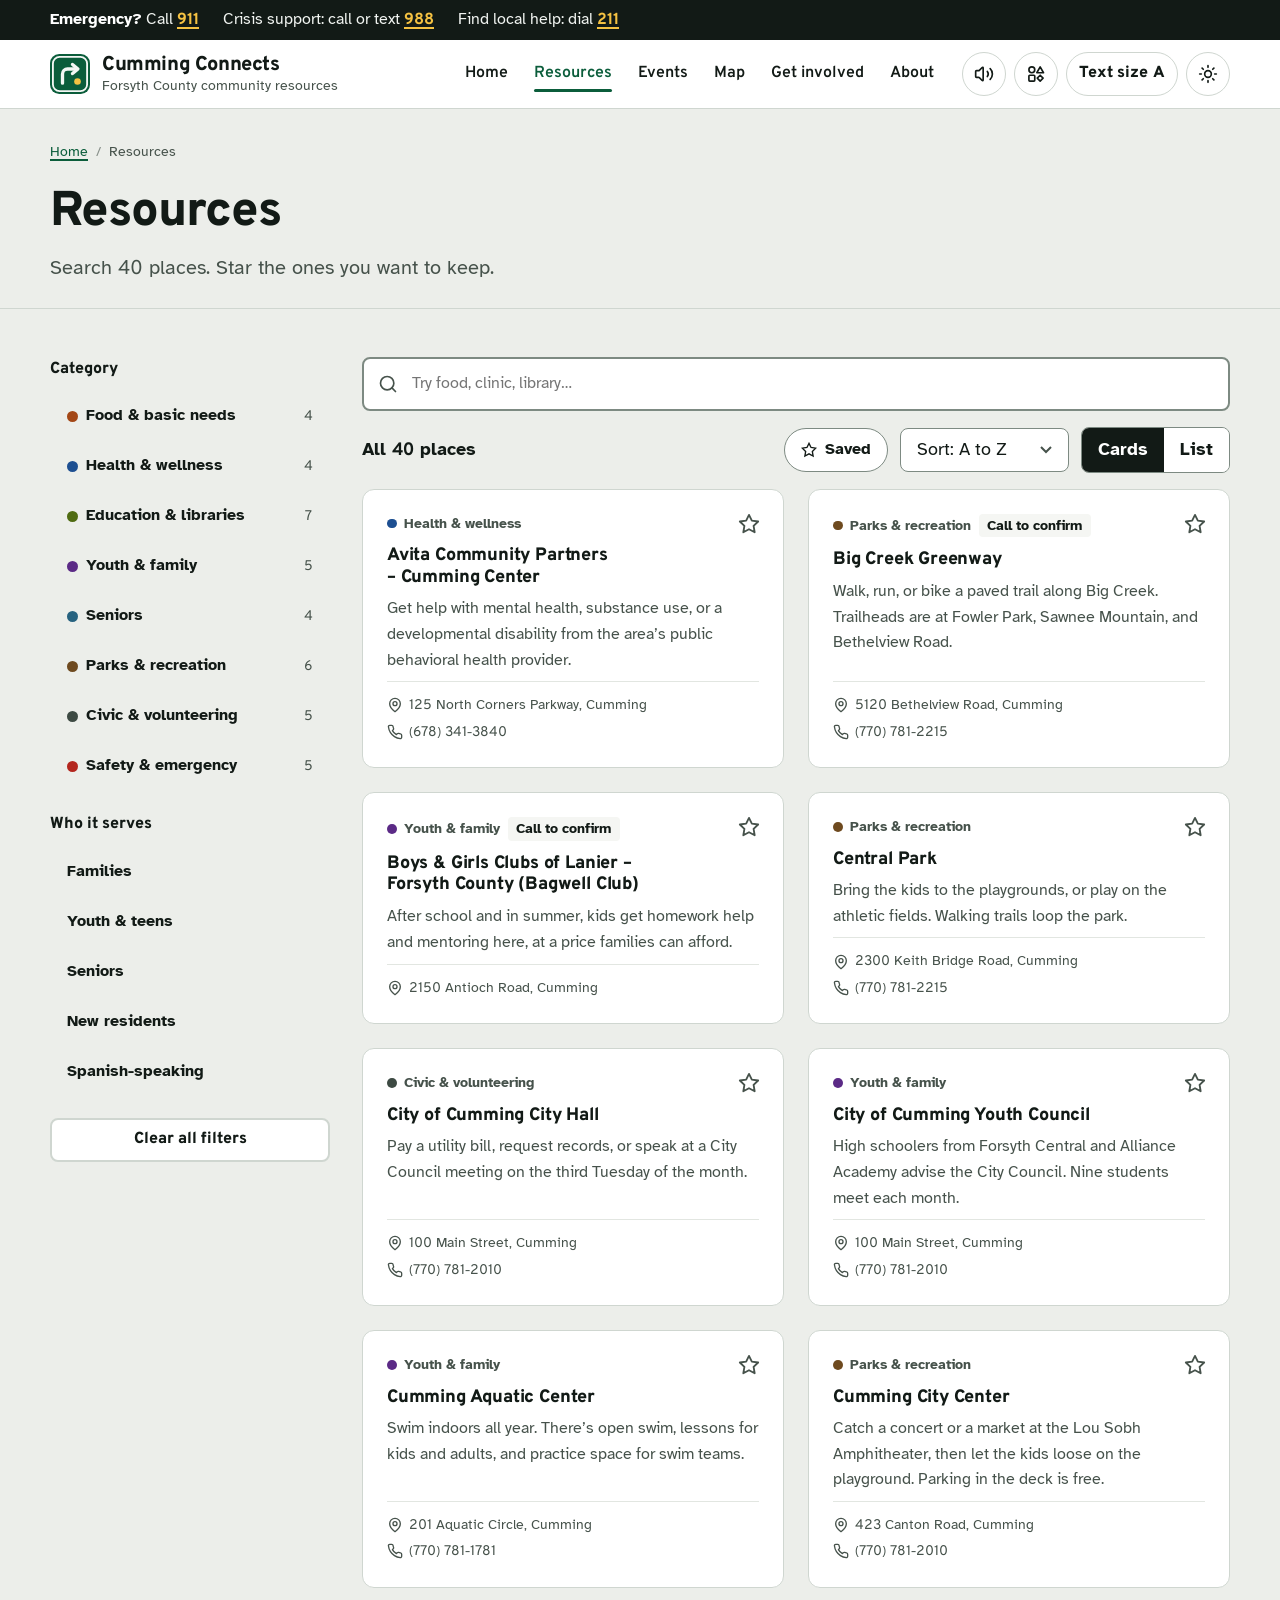
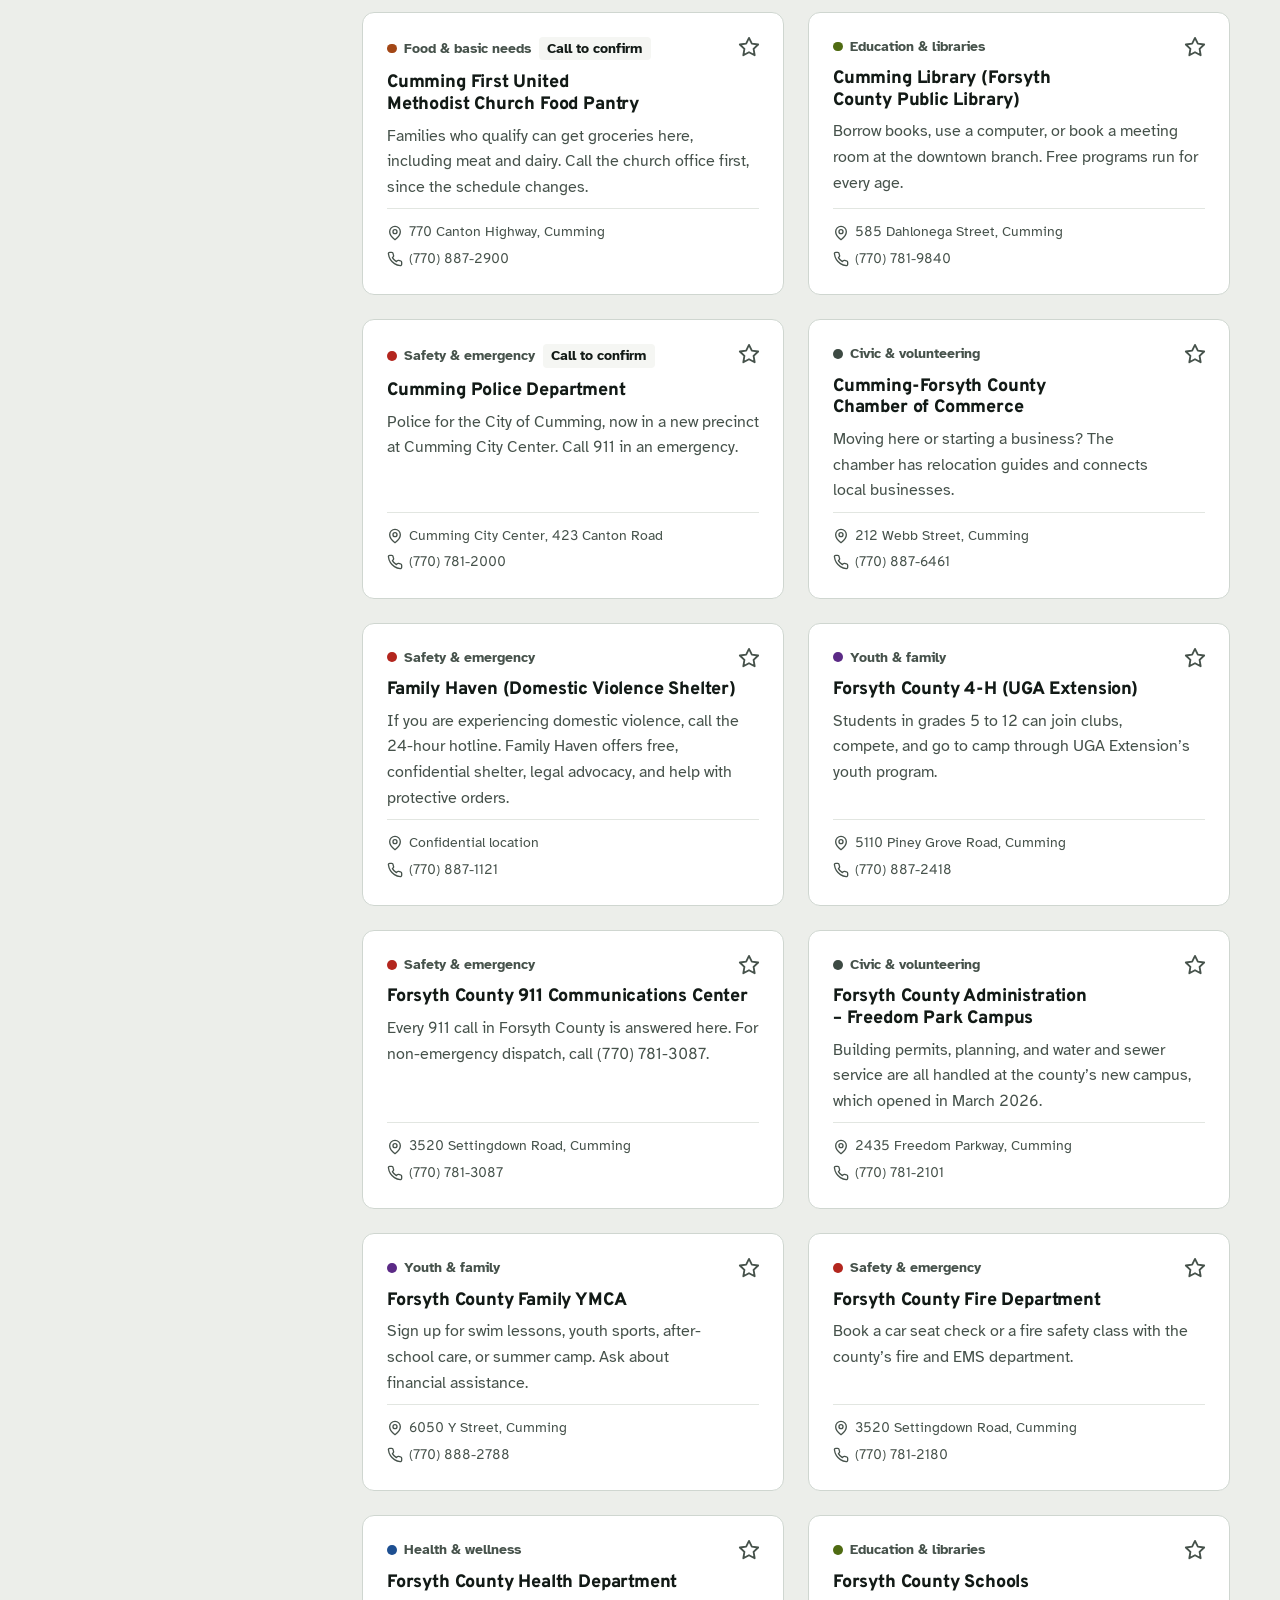
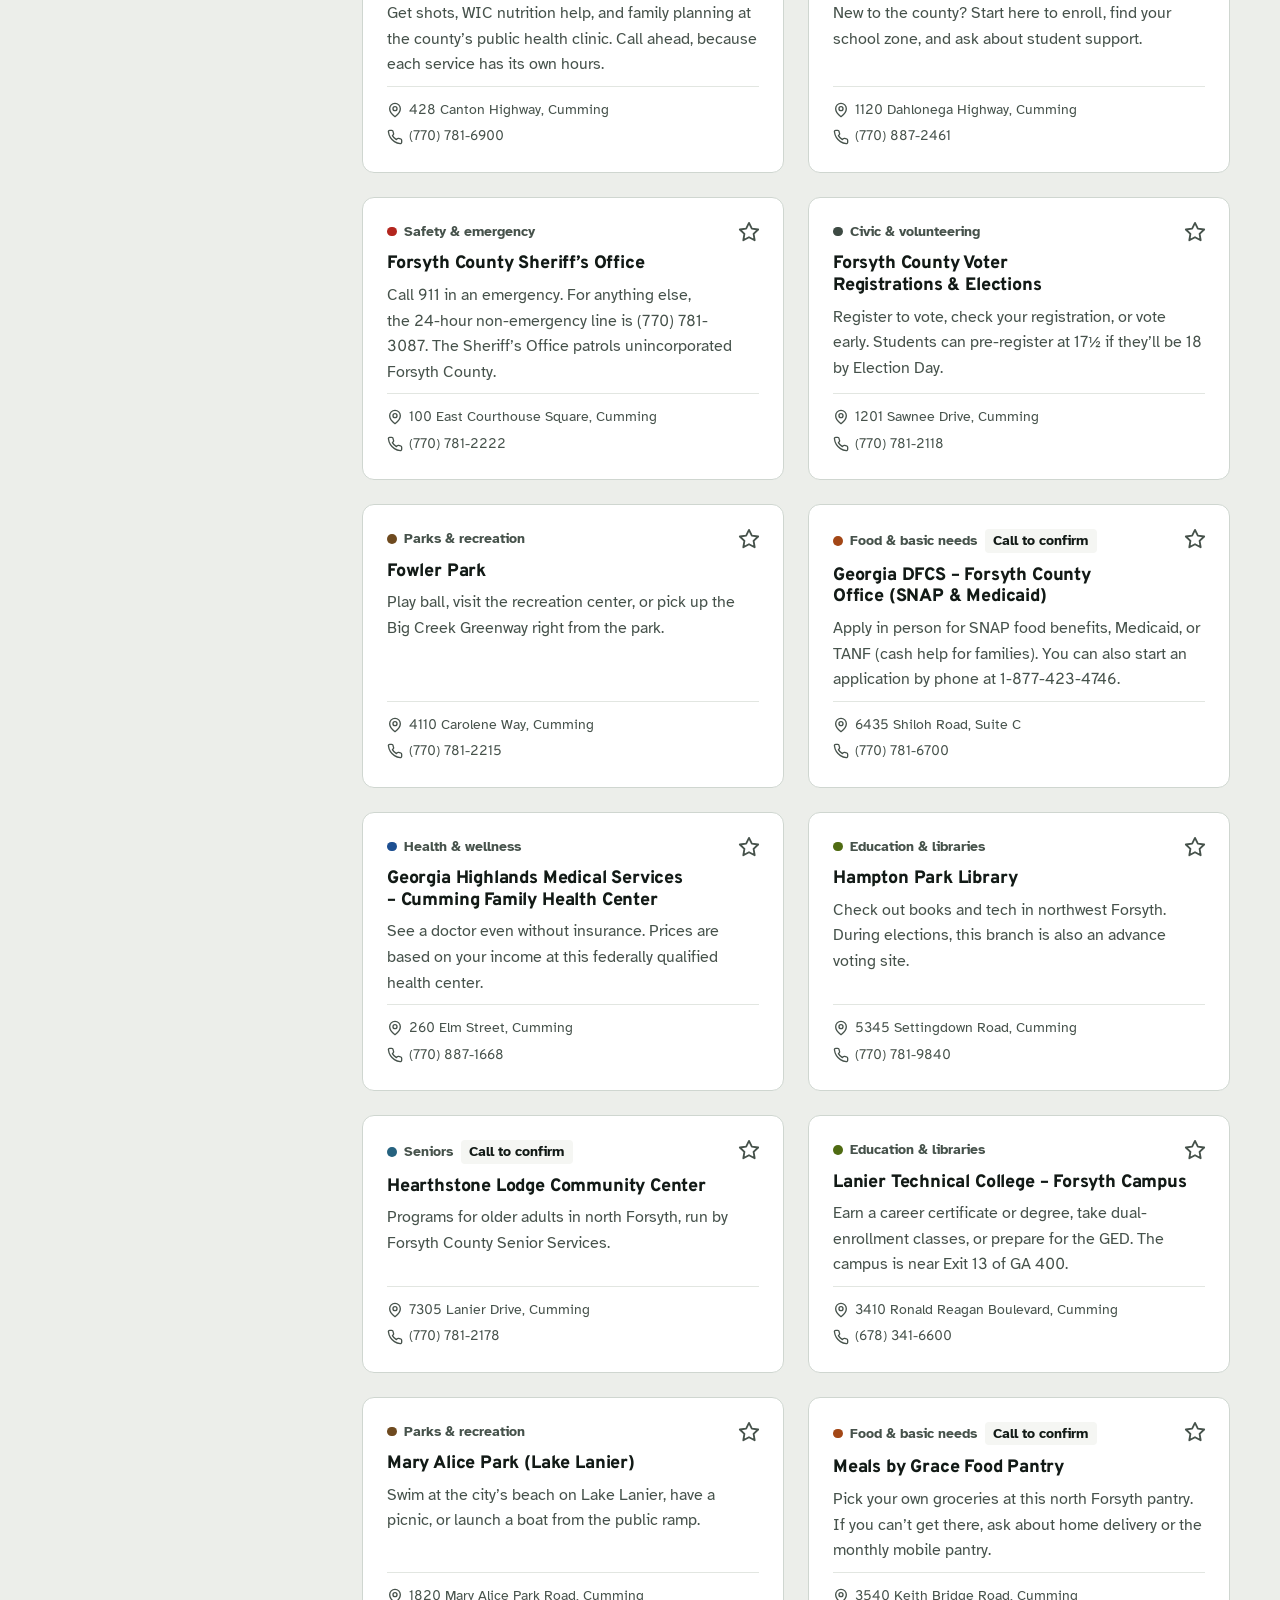
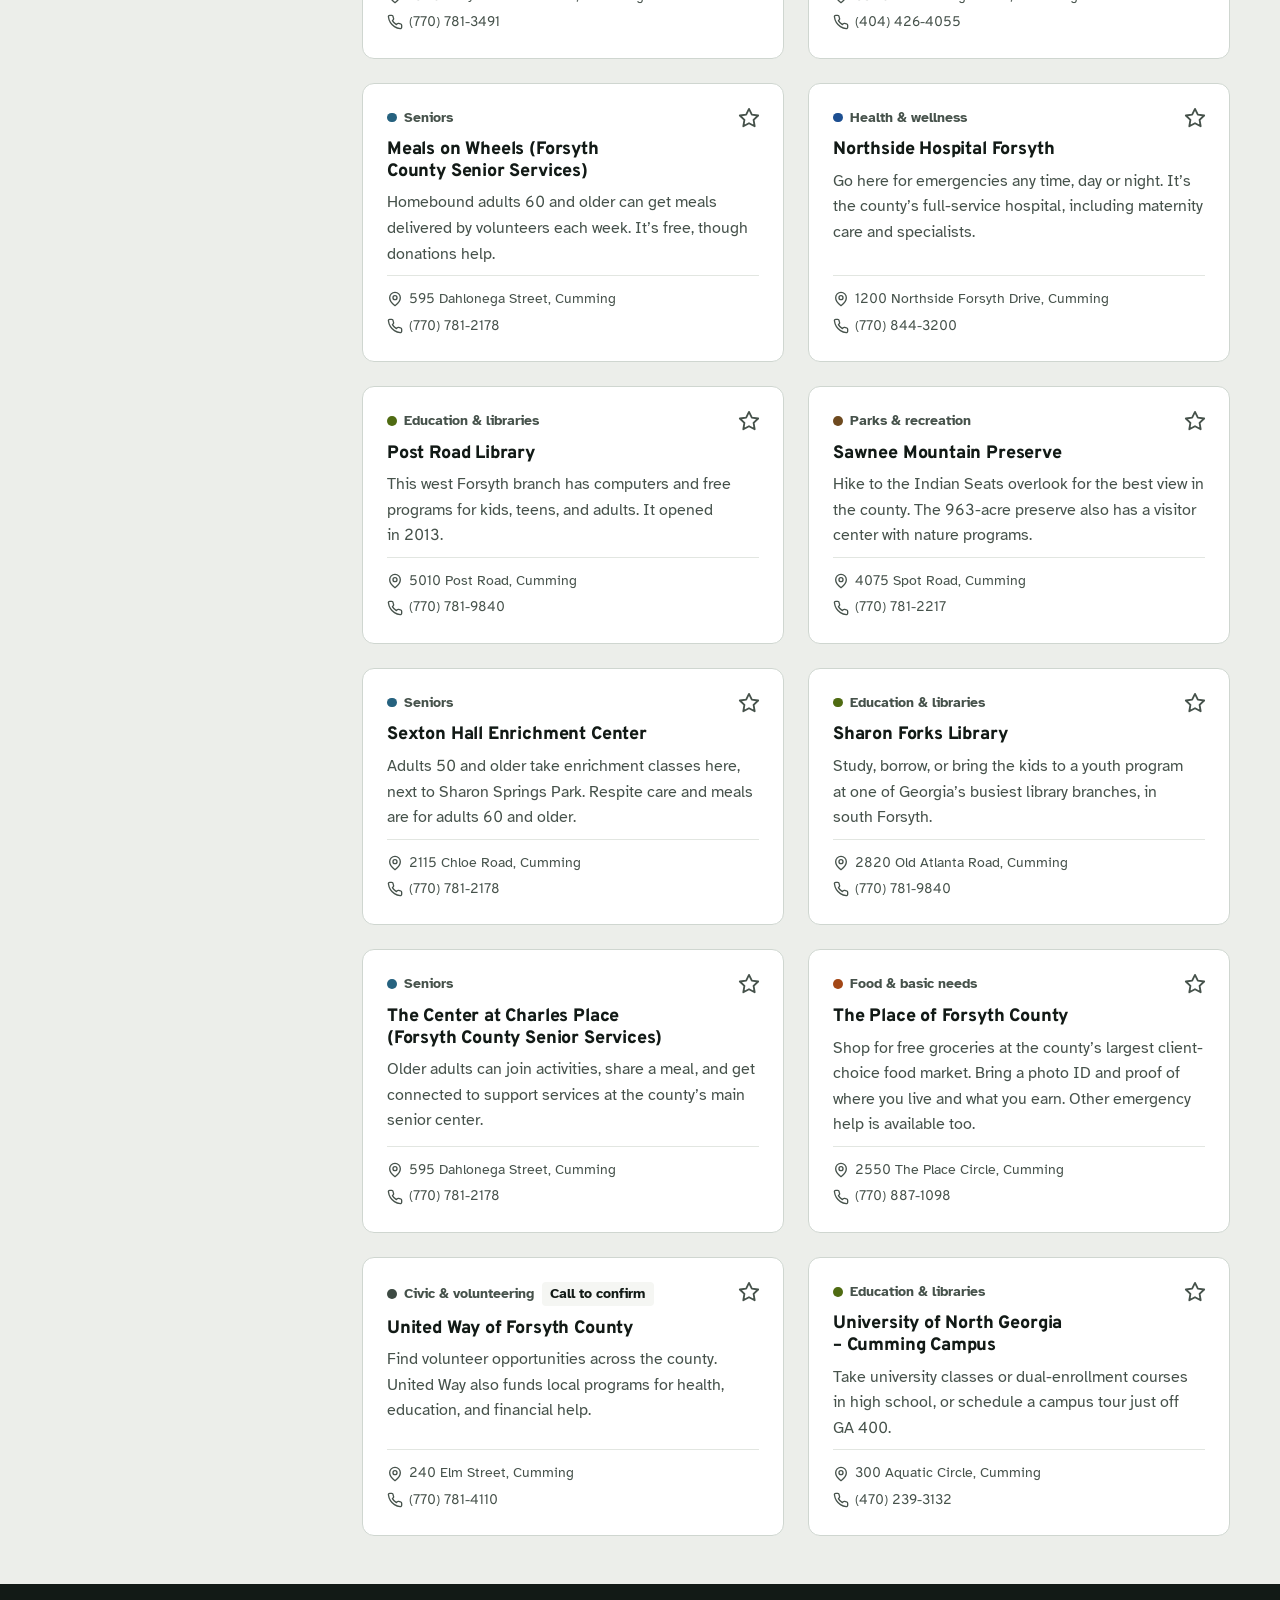
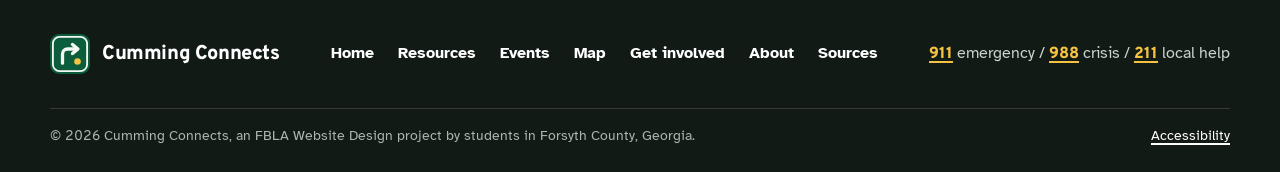
<file: resources.html>
<!DOCTYPE html>
<html lang="en">
<head>
  <meta charset="utf-8">
  <meta name="viewport" content="width=device-width, initial-scale=1">
  <!-- Security policy: run only this site's own scripts. If you edit the small inline script below, update its sha256 here (see README, Security). -->
  <meta http-equiv="Content-Security-Policy" content="default-src 'self'; script-src 'self' 'sha256-BlURFg5SOmyJ2iJKcYkG561/57DnQC32+NdRpanBz1c='; style-src 'self' 'unsafe-inline'; img-src 'self' data: blob: https://*.tile.openstreetmap.org; font-src 'self'; media-src 'self' blob:; connect-src 'self'; object-src 'none'; base-uri 'none'; form-action 'self'; frame-src 'none'; worker-src 'none'; upgrade-insecure-requests">
  <meta name="referrer" content="strict-origin-when-cross-origin">
  <title>Resources | Cumming Connects</title>
  <meta name="description" content="Search and filter food pantries, clinics, libraries, parks, senior services, youth programs, and public safety resources in Cumming and Forsyth County, GA.">
  <meta name="theme-color" content="#121a16">
  <meta name="color-scheme" content="light dark">
  <meta property="og:title" content="Resources | Cumming Connects">
  <meta property="og:description" content="Search and filter food pantries, clinics, libraries, parks, senior services, youth programs, and public safety resources in Cumming and Forsyth County, GA.">
  <meta property="og:type" content="website">
  <meta property="og:site_name" content="Cumming Connects">
  <meta property="og:image" content="assets/img/og-image.png">
  <meta name="twitter:card" content="summary_large_image">
  <link rel="icon" href="assets/icons/favicon.svg" type="image/svg+xml">
  <link rel="apple-touch-icon" href="assets/icons/apple-touch-icon.png">

  <link rel="stylesheet" href="css/styles.css">
  <script>
    /* Apply saved theme + text size before first paint (prevents a flash) */
    (function () { try {
      var t = JSON.parse(localStorage.getItem("cc:theme")); if (t) document.documentElement.dataset.theme = t;
      var s = JSON.parse(localStorage.getItem("cc:textSize")); if (s) document.documentElement.dataset.text = s;
      if (JSON.parse(localStorage.getItem("cc:cvd"))) document.documentElement.dataset.cvd = "on";
    } catch (e) {} })();
    /* Preload the two main fonts when served over the web (browsers refuse font preloads from file://) */
    if (location.protocol.indexOf("http") === 0) ["atkinson-hyperlegible-latin-400-normal", "overpass-latin-800-normal"].forEach(function (f) {
      var l = document.createElement("link"); l.rel = "preload"; l.as = "font"; l.type = "font/woff2"; l.crossOrigin = "anonymous";
      l.href = "assets/fonts/" + f + ".woff2"; document.head.appendChild(l);
    });
  </script>
</head>
<body>
  <a class="skip-link" href="#main">Skip to main content</a>
  <div class="alert-strip" role="region" aria-label="Emergency numbers">
    <div class="container">
      <span><strong>Emergency?</strong> <span class="lbl-long">Call</span> <a href="tel:911">911</a></span>
      <span><span class="lbl-long">Crisis support: call or text</span><span class="lbl-short">Crisis</span> <a href="tel:988">988</a></span>
      <span><span class="lbl-long">Find local help: dial</span><span class="lbl-short">Local help</span> <a href="tel:211">211</a></span>
    </div>
  </div>
  <header class="site-header">
    <div class="container header-inner">
      <a class="brand" href="index.html">
        <svg class="brand-mark" viewBox="0 0 48 48" aria-hidden="true" focusable="false">
  <rect width="48" height="48" rx="11" fill="#0b5d3b"/>
  <rect x="3.5" y="3.5" width="41" height="41" rx="8" fill="none" stroke="#f4f7f4" stroke-width="2.2"/>
  <path d="M15 35V24a6 6 0 0 1 6-6h9" fill="none" stroke="#f4f7f4" stroke-width="4" stroke-linecap="round"/>
  <path d="M27 12.5l6.5 5.5-6.5 5.5" fill="none" stroke="#f4f7f4" stroke-width="4" stroke-linecap="round" stroke-linejoin="round"/>
  <circle cx="33" cy="33" r="4" fill="#f5c242"/>
</svg>
        <span class="brand-name"><span translate="no">Cumming Connects</span><span class="brand-tag">Forsyth County community resources</span></span>
      </a>
      <nav id="primary-nav" class="primary-nav" aria-label="Main">
        <ul>
          <li><a href="index.html">Home</a></li>
          <li><a href="resources.html" aria-current="page">Resources</a></li>
          <li><a href="events.html">Events</a></li>
          <li><a href="map.html">Map</a></li>
          <li><a href="get-involved.html">Get involved</a></li>
          <li><a href="about.html">About</a></li>
        </ul>
        <div class="nav-extra"><button type="button" class="btn btn--ghost" data-text-toggle data-text-long>Text size: A</button></div>
      </nav>
      <div class="header-tools">
        <button type="button" class="icon-btn listen-btn" data-listen aria-label="Listen to this page" title="Listen to this page">
          <svg class="listen-icon-play" viewBox="0 0 24 24" fill="none" stroke="currentColor" stroke-width="2" stroke-linecap="round" stroke-linejoin="round" aria-hidden="true"><path d="M11 4.7a.7.7 0 0 0-1.2-.5L6.4 7.6a1.4 1.4 0 0 1-1 .4H3a1 1 0 0 0-1 1v6a1 1 0 0 0 1 1h2.4a1.4 1.4 0 0 1 1 .4l3.4 3.4a.7.7 0 0 0 1.2-.5Z"/><path d="M16 9a5 5 0 0 1 0 6"/><path d="M19.4 18.4a9 9 0 0 0 0-12.8"/></svg>
          <svg class="listen-icon-stop" viewBox="0 0 24 24" fill="currentColor" aria-hidden="true"><rect x="6" y="6" width="12" height="12" rx="2"/></svg>
          <span class="lbl-wide" data-listen-label>Listen</span>
        </button>
        <button type="button" class="icon-btn cvd-btn" data-cvd-toggle aria-pressed="false" aria-label="Colorblind mode" title="Colorblind mode">
          <svg viewBox="0 0 24 24" fill="none" stroke="currentColor" stroke-width="2" stroke-linejoin="round" aria-hidden="true"><circle cx="7" cy="7" r="3.5"/><path d="M17 3.5l4 7h-8z"/><rect x="3.5" y="13.5" width="7" height="7" rx="1"/><path d="M17 13.5l3.5 3.5-3.5 3.5-3.5-3.5z"/></svg>
          <span class="lbl-wide">Colorblind</span>
        </button>
        <button type="button" class="icon-btn text-size-btn" data-text-toggle aria-label="Text size A"><span class="lbl-wide">Text size </span><span data-lvl>A</span></button>
        <button type="button" class="icon-btn" data-theme-toggle aria-pressed="false" aria-label="Dark mode">
          <svg class="theme-icon-sun" viewBox="0 0 24 24" fill="none" stroke="currentColor" stroke-width="2" stroke-linecap="round" aria-hidden="true"><circle cx="12" cy="12" r="4"/><path d="M12 2v2M12 20v2M4.93 4.93l1.41 1.41M17.66 17.66l1.41 1.41M2 12h2M20 12h2M6.34 17.66l-1.41 1.41M19.07 4.93l-1.41 1.41"/></svg>
          <svg class="theme-icon-moon" viewBox="0 0 24 24" fill="none" stroke="currentColor" stroke-width="2" stroke-linecap="round" aria-hidden="true"><path d="M12 3a6 6 0 0 0 9 9 9 9 0 1 1-9-9Z"/></svg>
        </button>
        <button type="button" class="icon-btn nav-toggle" aria-controls="primary-nav" aria-expanded="false" aria-label="Open menu">
          <svg viewBox="0 0 24 24" fill="none" stroke="currentColor" stroke-width="2" stroke-linecap="round" aria-hidden="true"><path d="M4 6h16M4 12h16M4 18h16"/></svg>
        </button>
      </div>
    </div>
  </header>
  <main id="main" tabindex="-1">
    <section class="page-hero">
      <div class="container">
        <div>
        <nav class="breadcrumb" aria-label="Breadcrumb">
          <ol><li><a href="index.html">Home</a></li><li><span aria-current="page">Resources</span></li></ol>
        </nav>
        <h1>Resources</h1>
        <p>Search 40 places. Star the ones you want to keep.</p>
        </div>
      </div>
    </section>
    <section class="section section--tight">
      <div class="container">
        <div class="directory">
          <aside class="filters" id="filters" aria-label="Filter resources">
            <fieldset>
              <legend>Category</legend>
              <div class="chips" id="cat-chips"><!-- js --></div>
            </fieldset>
            <fieldset>
              <legend>Who it serves</legend>
              <div class="chips" id="aud-chips"><!-- js --></div>
            </fieldset>
            <button type="button" class="btn btn--ghost btn--sm" id="clear-filters">Clear all filters</button>
            <button type="button" class="btn btn--primary show-results" id="show-results">Show places</button>
          </aside>

          <div>
            <div class="search-field" style="margin-bottom:var(--space-4)">
              <label for="q" class="visually-hidden">Search resources</label>
              <svg viewBox="0 0 24 24" fill="none" stroke="currentColor" stroke-width="2" stroke-linecap="round" aria-hidden="true"><circle cx="11" cy="11" r="8"/><path d="m21 21-4.3-4.3"/></svg>
              <input id="q" type="search" maxlength="80" placeholder="Try food, clinic, library…" autocomplete="off">
            </div>
            <div class="results-bar">
              <p class="results-count" id="results-count" role="status" tabindex="-1">Loading places…</p>
              <div class="row">
                <button type="button" class="btn btn--ghost btn--sm filter-toggle" aria-controls="filters" aria-expanded="false">Filters</button>
                <button type="button" class="chip" id="saved-toggle" aria-pressed="false">
                  <svg viewBox="0 0 24 24" width="16" height="16" fill="none" stroke="currentColor" stroke-width="2" stroke-linecap="round" aria-hidden="true"><path d="M12 2l3.09 6.26L22 9.27l-5 4.87 1.18 6.88L12 17.77l-6.18 3.25L7 14.14 2 9.27l6.91-1.01Z"/></svg>
                  Saved <span class="badge badge--plain" data-fav-count hidden>0</span>
                </button>
                <label for="sort" class="visually-hidden">Sort resources</label>
                <select id="sort" class="select">
                  <option value="name">Sort: A to Z</option>
                  <option value="category">Sort: Category</option>
                </select>
                <div class="view-toggle" role="group" aria-label="Layout">
                  <button type="button" data-view="grid" aria-pressed="true">Cards</button>
                  <button type="button" data-view="list" aria-pressed="false">List</button>
                </div>
              </div>
            </div>
            <h2 class="visually-hidden">Results</h2>
            <div class="grid grid--3 results-grid is-loading" id="results"></div>
            <div class="empty-state" id="empty" hidden>
              <svg viewBox="0 0 24 24" fill="none" stroke="currentColor" stroke-width="1.6" stroke-linecap="round" aria-hidden="true"><circle cx="11" cy="11" r="8"/><path d="m21 21-4.3-4.3M8 11h6"/></svg>
              <h2 class="h3" style="font-size:var(--fs-xl)">No matches found</h2>
              <p id="empty-msg">Try a different word, or clear your filters to see every resource.</p>
              <div class="row" style="justify-content:center">
                <button type="button" class="btn btn--primary" id="empty-clear">Clear filters</button>
                <a class="btn btn--ghost" href="get-involved.html#submit">Suggest a resource</a>
              </div>
            </div>
          </div>
        </div>
      </div>
    </section>

    <dialog class="modal" id="detail-modal" aria-labelledby="modal-title"></dialog>
  </main>

  <footer class="site-footer">
    <div class="container footer-strip">
      <a class="brand" href="index.html">
        <svg class="brand-mark" viewBox="0 0 48 48" aria-hidden="true" focusable="false">
  <rect width="48" height="48" rx="11" fill="#0b5d3b"/>
  <rect x="3.5" y="3.5" width="41" height="41" rx="8" fill="none" stroke="#f4f7f4" stroke-width="2.2"/>
  <path d="M15 35V24a6 6 0 0 1 6-6h9" fill="none" stroke="#f4f7f4" stroke-width="4" stroke-linecap="round"/>
  <path d="M27 12.5l6.5 5.5-6.5 5.5" fill="none" stroke="#f4f7f4" stroke-width="4" stroke-linecap="round" stroke-linejoin="round"/>
  <circle cx="33" cy="33" r="4" fill="#f5c242"/>
</svg>
        <span class="brand-name" translate="no">Cumming Connects</span>
      </a>
      <nav aria-label="Footer">
        <ul class="footer-links">
          <li><a href="index.html">Home</a></li>
          <li><a href="resources.html">Resources</a></li>
          <li><a href="events.html">Events</a></li>
          <li><a href="map.html">Map</a></li>
          <li><a href="get-involved.html">Get involved</a></li>
          <li><a href="about.html">About</a></li>
          <li><a href="sources.html">Sources</a></li>
        </ul>
      </nav>
      <p class="footer-help"><a href="tel:911">911</a> emergency <span aria-hidden="true">/</span> <a href="tel:988">988</a> crisis <span aria-hidden="true">/</span> <a href="tel:211">211</a> local help</p>
    </div>
    <div class="container footer-bottom">
      <p>&copy; <span data-year>2026</span> Cumming Connects, an FBLA Website Design project by students in Forsyth County, Georgia.</p>
      <p><a href="about.html#accessibility">Accessibility</a></p>
    </div>
  </footer>
  <button type="button" class="icon-btn back-to-top" aria-label="Back to top">
    <svg viewBox="0 0 24 24" fill="none" stroke="currentColor" stroke-width="2" stroke-linecap="round" aria-hidden="true"><path d="M12 19V5M5 12l7-7 7 7"/></svg>
  </button>
  <!-- Colorblind mode: the shape key opens and closes whenever you want (Esc or a tap outside also closes it) -->
  <button type="button" class="key-btn" popovertarget="shape-key" data-key-btn><svg viewBox="0 0 24 24" fill="none" stroke="currentColor" stroke-width="2" stroke-linejoin="round" aria-hidden="true"><circle cx="7" cy="7" r="3.5"/><path d="M17 3.5l4 7h-8z"/><rect x="3.5" y="13.5" width="7" height="7" rx="1"/><path d="M17 13.5l3.5 3.5-3.5 3.5-3.5-3.5z"/></svg>Shape key</button>
  <div id="shape-key" class="shape-key" popover role="dialog" aria-labelledby="shape-key-title">
    <div class="shape-key-head">
      <h2 id="shape-key-title">Shape key</h2>
      <button type="button" class="icon-btn" popovertarget="shape-key" popovertargetaction="hide" aria-label="Close shape key"><svg viewBox="0 0 24 24" fill="none" stroke="currentColor" stroke-width="2" stroke-linecap="round" aria-hidden="true"><path d="M18 6 6 18M6 6l12 12"/></svg></button>
    </div>
    <p>Each category has its own color and shape.</p>
    <ul class="shape-key-list">
      <li class="cat-food"><span class="key-shape" aria-hidden="true"></span><span><strong>Food &amp; basic needs</strong><span>Circle</span></span></li>
      <li class="cat-health"><span class="key-shape" aria-hidden="true"></span><span><strong>Health &amp; wellness</strong><span>Cross</span></span></li>
      <li class="cat-education"><span class="key-shape" aria-hidden="true"></span><span><strong>Education &amp; libraries</strong><span>Pentagon</span></span></li>
      <li class="cat-youth"><span class="key-shape" aria-hidden="true"></span><span><strong>Youth &amp; family</strong><span>Triangle</span></span></li>
      <li class="cat-seniors"><span class="key-shape" aria-hidden="true"></span><span><strong>Seniors</strong><span>Square</span></span></li>
      <li class="cat-parks"><span class="key-shape" aria-hidden="true"></span><span><strong>Parks &amp; recreation</strong><span>Trapezoid</span></span></li>
      <li class="cat-civic"><span class="key-shape" aria-hidden="true"></span><span><strong>Civic &amp; volunteering</strong><span>Diamond</span></span></li>
      <li class="cat-safety"><span class="key-shape" aria-hidden="true"></span><span><strong>Safety &amp; emergency</strong><span>Octagon</span></span></li>
    </ul>
  </div>
  <script src="js/data.js"></script>
  <script src="js/main.js"></script>
  <script src="js/analytics.js"></script>
  <script src="js/ui.js"></script>
  <script src="js/resources.js"></script>
</body>
</html>
</file>
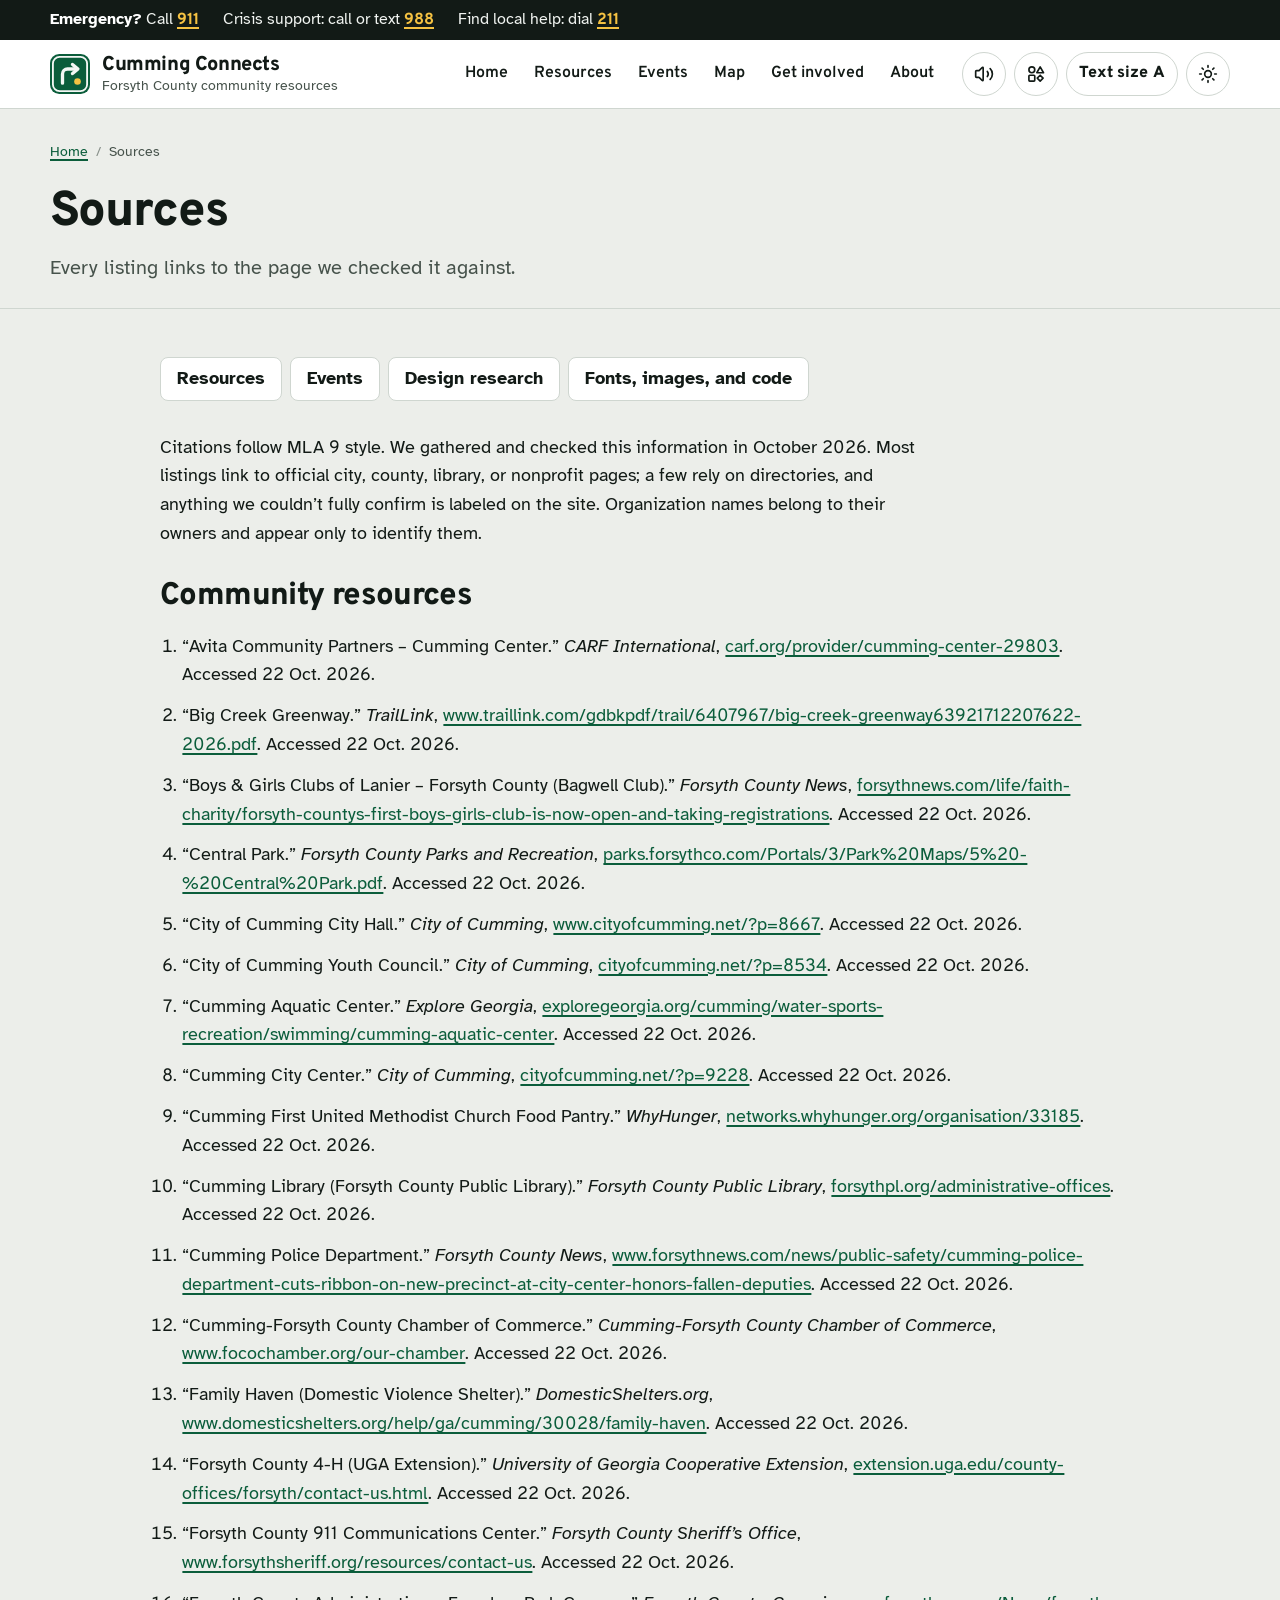
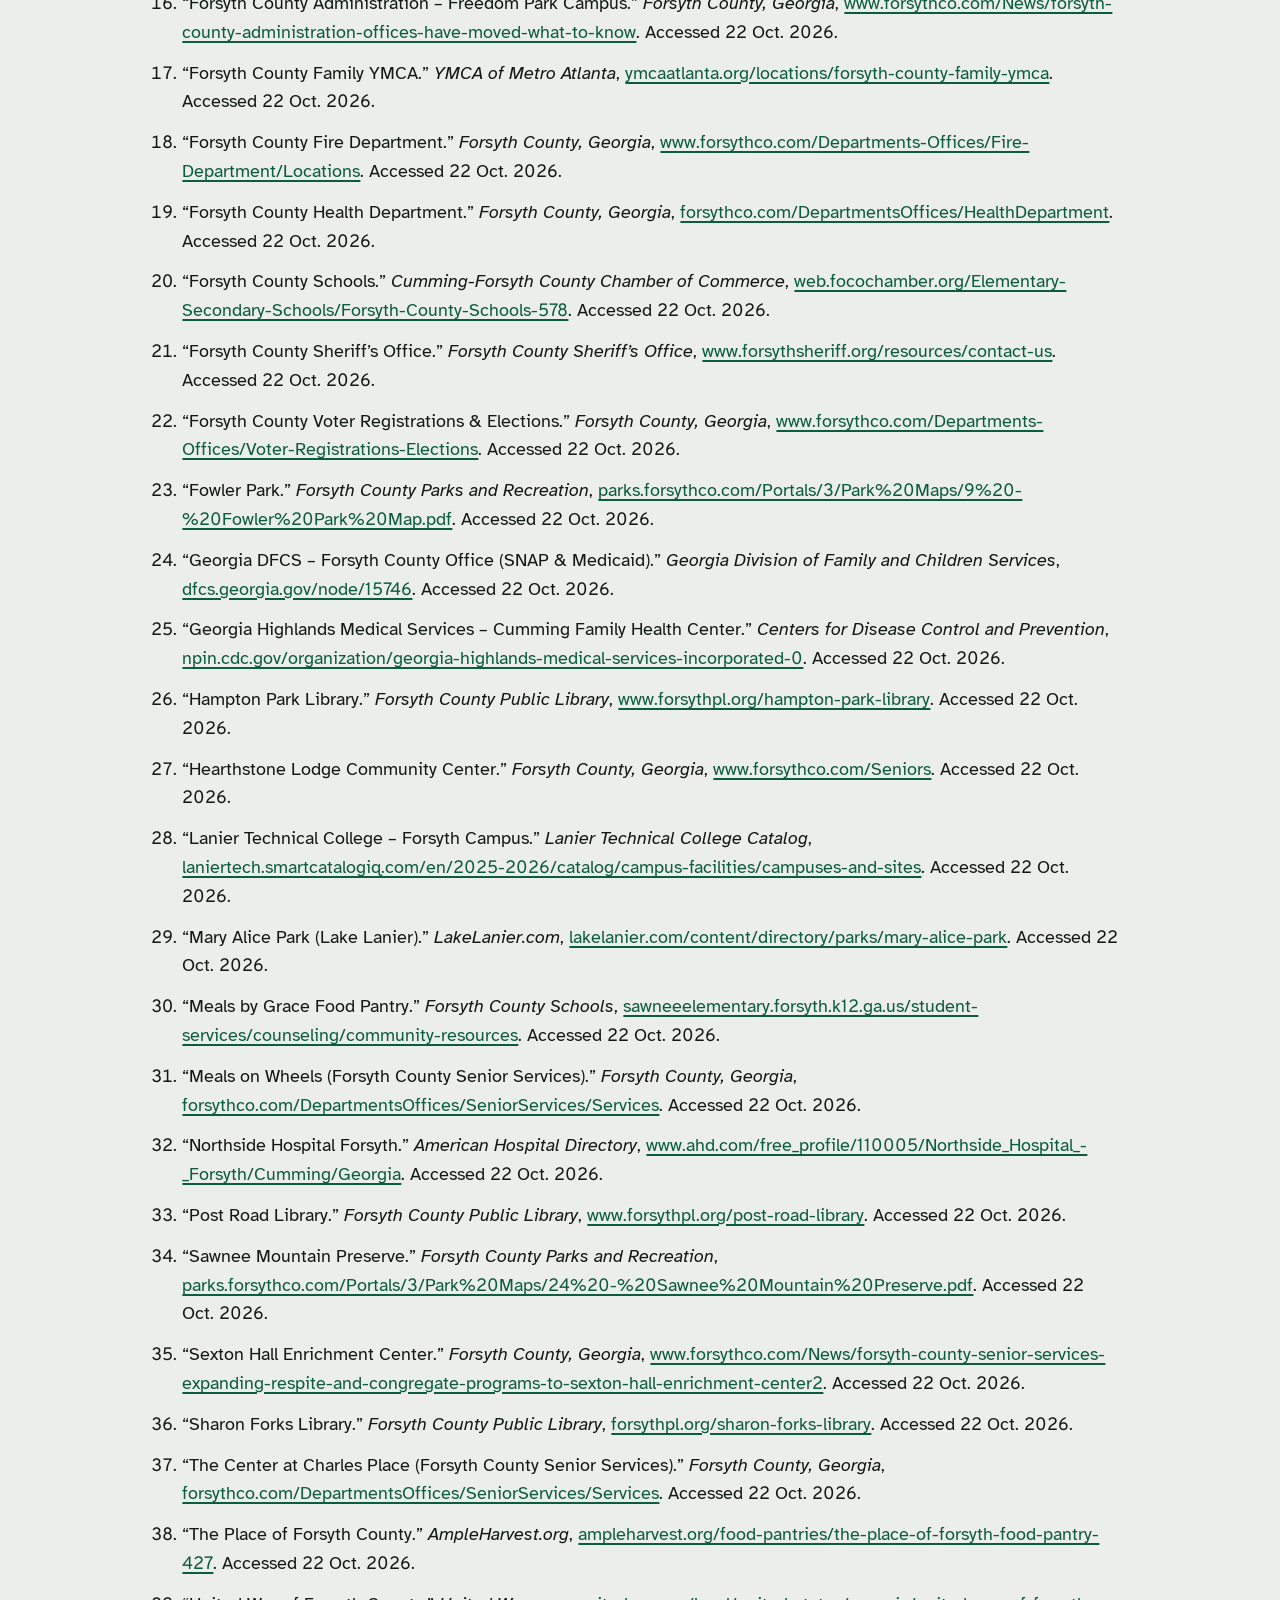
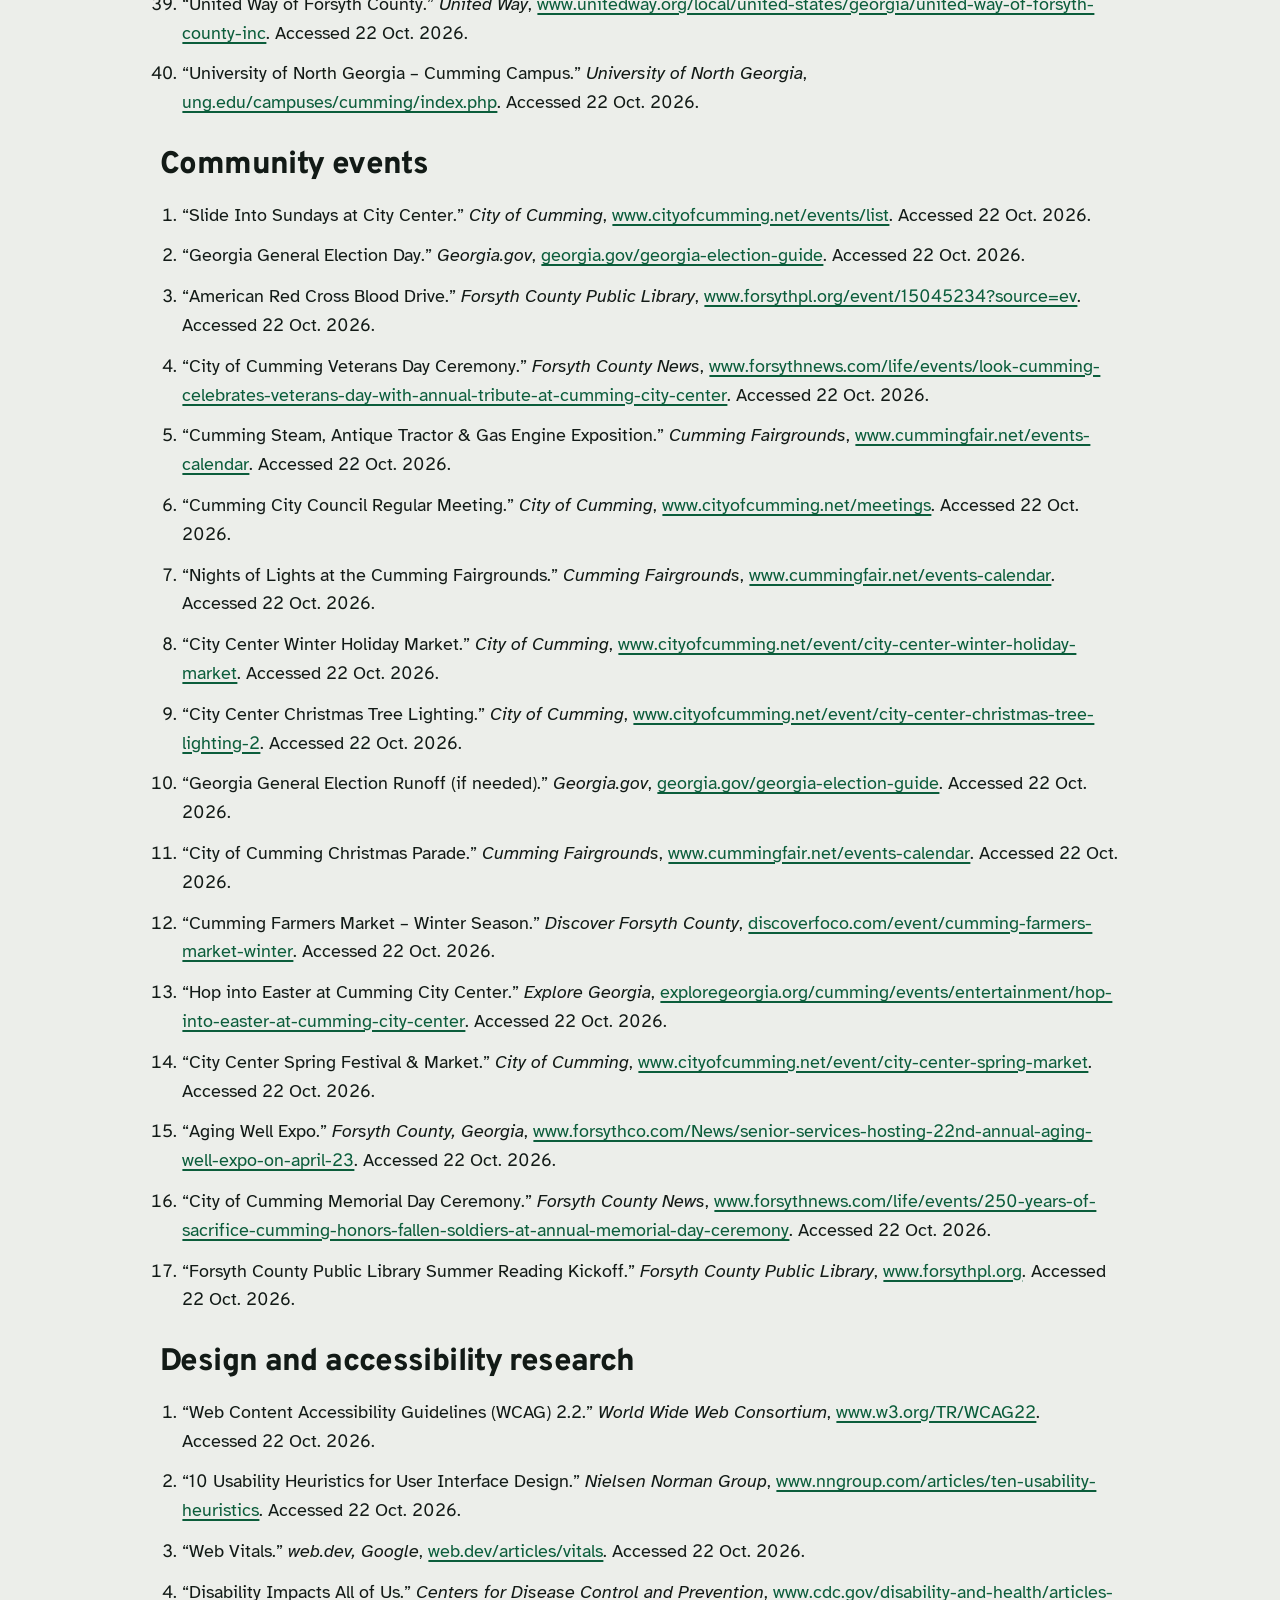
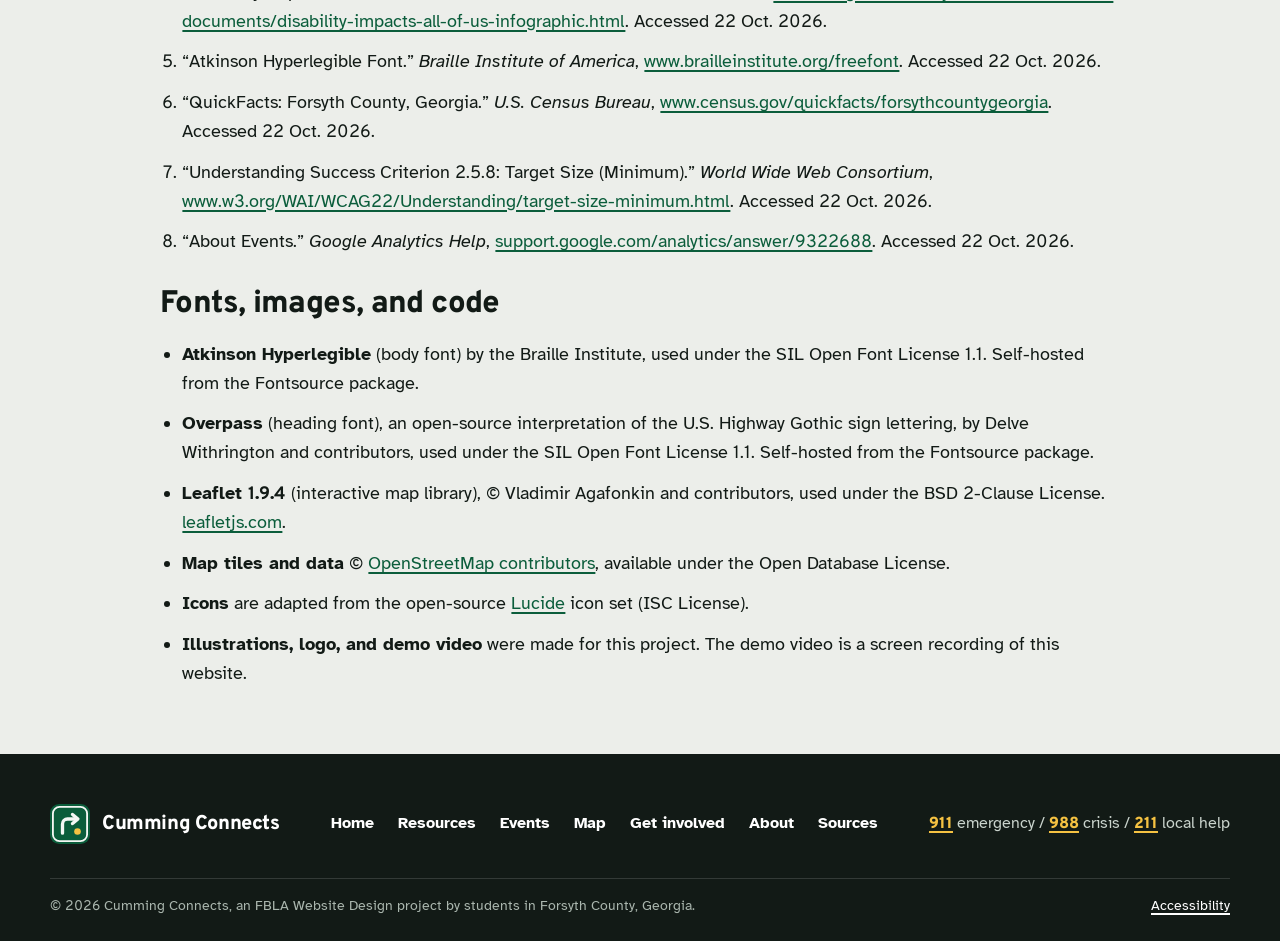
<file: sources.html>
<!DOCTYPE html>
<html lang="en">
<head>
  <meta charset="utf-8">
  <meta name="viewport" content="width=device-width, initial-scale=1">
  <!-- Security policy: run only this site's own scripts. If you edit the small inline script below, update its sha256 here (see README, Security). -->
  <meta http-equiv="Content-Security-Policy" content="default-src 'self'; script-src 'self' 'sha256-BlURFg5SOmyJ2iJKcYkG561/57DnQC32+NdRpanBz1c='; style-src 'self' 'unsafe-inline'; img-src 'self' data: blob: https://*.tile.openstreetmap.org; font-src 'self'; media-src 'self' blob:; connect-src 'self'; object-src 'none'; base-uri 'none'; form-action 'self'; frame-src 'none'; worker-src 'none'; upgrade-insecure-requests">
  <meta name="referrer" content="strict-origin-when-cross-origin">
  <title>Sources | Cumming Connects</title>
  <meta name="description" content="Works cited for every resource, event, image, font, and code library used on Cumming Connects.">
  <meta name="theme-color" content="#121a16">
  <meta name="color-scheme" content="light dark">
  <meta property="og:title" content="Sources | Cumming Connects">
  <meta property="og:description" content="Works cited for every resource, event, image, font, and code library used on Cumming Connects.">
  <meta property="og:type" content="website">
  <meta property="og:site_name" content="Cumming Connects">
  <meta property="og:image" content="assets/img/og-image.png">
  <meta name="twitter:card" content="summary_large_image">
  <link rel="icon" href="assets/icons/favicon.svg" type="image/svg+xml">
  <link rel="apple-touch-icon" href="assets/icons/apple-touch-icon.png">

  <link rel="stylesheet" href="css/styles.css">
  <script>
    /* Apply saved theme + text size before first paint (prevents a flash) */
    (function () { try {
      var t = JSON.parse(localStorage.getItem("cc:theme")); if (t) document.documentElement.dataset.theme = t;
      var s = JSON.parse(localStorage.getItem("cc:textSize")); if (s) document.documentElement.dataset.text = s;
      if (JSON.parse(localStorage.getItem("cc:cvd"))) document.documentElement.dataset.cvd = "on";
    } catch (e) {} })();
    /* Preload the two main fonts when served over the web (browsers refuse font preloads from file://) */
    if (location.protocol.indexOf("http") === 0) ["atkinson-hyperlegible-latin-400-normal", "overpass-latin-800-normal"].forEach(function (f) {
      var l = document.createElement("link"); l.rel = "preload"; l.as = "font"; l.type = "font/woff2"; l.crossOrigin = "anonymous";
      l.href = "assets/fonts/" + f + ".woff2"; document.head.appendChild(l);
    });
  </script>
</head>
<body>
  <a class="skip-link" href="#main">Skip to main content</a>
  <div class="alert-strip" role="region" aria-label="Emergency numbers">
    <div class="container">
      <span><strong>Emergency?</strong> <span class="lbl-long">Call</span> <a href="tel:911">911</a></span>
      <span><span class="lbl-long">Crisis support: call or text</span><span class="lbl-short">Crisis</span> <a href="tel:988">988</a></span>
      <span><span class="lbl-long">Find local help: dial</span><span class="lbl-short">Local help</span> <a href="tel:211">211</a></span>
    </div>
  </div>
  <header class="site-header">
    <div class="container header-inner">
      <a class="brand" href="index.html">
        <svg class="brand-mark" viewBox="0 0 48 48" aria-hidden="true" focusable="false">
  <rect width="48" height="48" rx="11" fill="#0b5d3b"/>
  <rect x="3.5" y="3.5" width="41" height="41" rx="8" fill="none" stroke="#f4f7f4" stroke-width="2.2"/>
  <path d="M15 35V24a6 6 0 0 1 6-6h9" fill="none" stroke="#f4f7f4" stroke-width="4" stroke-linecap="round"/>
  <path d="M27 12.5l6.5 5.5-6.5 5.5" fill="none" stroke="#f4f7f4" stroke-width="4" stroke-linecap="round" stroke-linejoin="round"/>
  <circle cx="33" cy="33" r="4" fill="#f5c242"/>
</svg>
        <span class="brand-name"><span translate="no">Cumming Connects</span><span class="brand-tag">Forsyth County community resources</span></span>
      </a>
      <nav id="primary-nav" class="primary-nav" aria-label="Main">
        <ul>
          <li><a href="index.html">Home</a></li>
          <li><a href="resources.html">Resources</a></li>
          <li><a href="events.html">Events</a></li>
          <li><a href="map.html">Map</a></li>
          <li><a href="get-involved.html">Get involved</a></li>
          <li><a href="about.html">About</a></li>
        </ul>
        <div class="nav-extra"><button type="button" class="btn btn--ghost" data-text-toggle data-text-long>Text size: A</button></div>
      </nav>
      <div class="header-tools">
        <button type="button" class="icon-btn listen-btn" data-listen aria-label="Listen to this page" title="Listen to this page">
          <svg class="listen-icon-play" viewBox="0 0 24 24" fill="none" stroke="currentColor" stroke-width="2" stroke-linecap="round" stroke-linejoin="round" aria-hidden="true"><path d="M11 4.7a.7.7 0 0 0-1.2-.5L6.4 7.6a1.4 1.4 0 0 1-1 .4H3a1 1 0 0 0-1 1v6a1 1 0 0 0 1 1h2.4a1.4 1.4 0 0 1 1 .4l3.4 3.4a.7.7 0 0 0 1.2-.5Z"/><path d="M16 9a5 5 0 0 1 0 6"/><path d="M19.4 18.4a9 9 0 0 0 0-12.8"/></svg>
          <svg class="listen-icon-stop" viewBox="0 0 24 24" fill="currentColor" aria-hidden="true"><rect x="6" y="6" width="12" height="12" rx="2"/></svg>
          <span class="lbl-wide" data-listen-label>Listen</span>
        </button>
        <button type="button" class="icon-btn cvd-btn" data-cvd-toggle aria-pressed="false" aria-label="Colorblind mode" title="Colorblind mode">
          <svg viewBox="0 0 24 24" fill="none" stroke="currentColor" stroke-width="2" stroke-linejoin="round" aria-hidden="true"><circle cx="7" cy="7" r="3.5"/><path d="M17 3.5l4 7h-8z"/><rect x="3.5" y="13.5" width="7" height="7" rx="1"/><path d="M17 13.5l3.5 3.5-3.5 3.5-3.5-3.5z"/></svg>
          <span class="lbl-wide">Colorblind</span>
        </button>
        <button type="button" class="icon-btn text-size-btn" data-text-toggle aria-label="Text size A"><span class="lbl-wide">Text size </span><span data-lvl>A</span></button>
        <button type="button" class="icon-btn" data-theme-toggle aria-pressed="false" aria-label="Dark mode">
          <svg class="theme-icon-sun" viewBox="0 0 24 24" fill="none" stroke="currentColor" stroke-width="2" stroke-linecap="round" aria-hidden="true"><circle cx="12" cy="12" r="4"/><path d="M12 2v2M12 20v2M4.93 4.93l1.41 1.41M17.66 17.66l1.41 1.41M2 12h2M20 12h2M6.34 17.66l-1.41 1.41M19.07 4.93l-1.41 1.41"/></svg>
          <svg class="theme-icon-moon" viewBox="0 0 24 24" fill="none" stroke="currentColor" stroke-width="2" stroke-linecap="round" aria-hidden="true"><path d="M12 3a6 6 0 0 0 9 9 9 9 0 1 1-9-9Z"/></svg>
        </button>
        <button type="button" class="icon-btn nav-toggle" aria-controls="primary-nav" aria-expanded="false" aria-label="Open menu">
          <svg viewBox="0 0 24 24" fill="none" stroke="currentColor" stroke-width="2" stroke-linecap="round" aria-hidden="true"><path d="M4 6h16M4 12h16M4 18h16"/></svg>
        </button>
      </div>
    </div>
  </header>
  <main id="main" tabindex="-1">
    <section class="page-hero">
      <div class="container">
        <div>
        <nav class="breadcrumb" aria-label="Breadcrumb">
          <ol><li><a href="index.html">Home</a></li><li><span aria-current="page">Sources</span></li></ol>
        </nav>
        <h1>Sources</h1>
        <p>Every listing links to the page we checked it against.</p>
        </div>
      </div>
    </section>
    <section class="section section--tight">
      <div class="container" style="max-width:960px">
        <ul class="toc" aria-label="On this page">
          <li><a href="#cite-resources">Resources</a></li>
          <li><a href="#cite-events">Events</a></li>
          <li><a href="#cite-research">Design research</a></li>
          <li><a href="#cite-assets">Fonts, images, and code</a></li>
        </ul>
        <p>Citations follow MLA 9 style. We gathered and checked this information in October 2026. Most listings link to official city, county, library, or nonprofit pages; a few rely on directories, and anything we couldn&rsquo;t fully confirm is labeled on the site. Organization names belong to their owners and appear only to identify them.</p>

        <h2 id="cite-resources" class="mt-6">Community resources</h2>
        <ol class="cite-list">
          <li>&ldquo;Avita Community Partners – Cumming Center.&rdquo; <cite>CARF International</cite>, <a href="https://carf.org/provider/cumming-center-29803/">carf.org/provider/cumming-center-29803</a>. Accessed 22 Oct. 2026.</li>
          <li>&ldquo;Big Creek Greenway.&rdquo; <cite>TrailLink</cite>, <a href="https://www.traillink.com/gdbkpdf/trail/6407967/big-creek-greenway63921712207622-2026.pdf">www.traillink.com/gdbkpdf/trail/6407967/big-creek-greenway63921712207622-2026.pdf</a>. Accessed 22 Oct. 2026.</li>
          <li>&ldquo;Boys &amp; Girls Clubs of Lanier – Forsyth County (Bagwell Club).&rdquo; <cite>Forsyth County News</cite>, <a href="https://forsythnews.com/life/faith-charity/forsyth-countys-first-boys-girls-club-is-now-open-and-taking-registrations">forsythnews.com/life/faith-charity/forsyth-countys-first-boys-girls-club-is-now-open-and-taking-registrations</a>. Accessed 22 Oct. 2026.</li>
          <li>&ldquo;Central Park.&rdquo; <cite>Forsyth County Parks and Recreation</cite>, <a href="https://parks.forsythco.com/Portals/3/Park%20Maps/5%20-%20Central%20Park.pdf">parks.forsythco.com/Portals/3/Park%20Maps/5%20-%20Central%20Park.pdf</a>. Accessed 22 Oct. 2026.</li>
          <li>&ldquo;City of Cumming City Hall.&rdquo; <cite>City of Cumming</cite>, <a href="https://www.cityofcumming.net/?p=8667">www.cityofcumming.net/?p=8667</a>. Accessed 22 Oct. 2026.</li>
          <li>&ldquo;City of Cumming Youth Council.&rdquo; <cite>City of Cumming</cite>, <a href="https://cityofcumming.net/?p=8534">cityofcumming.net/?p=8534</a>. Accessed 22 Oct. 2026.</li>
          <li>&ldquo;Cumming Aquatic Center.&rdquo; <cite>Explore Georgia</cite>, <a href="https://exploregeorgia.org/cumming/water-sports-recreation/swimming/cumming-aquatic-center">exploregeorgia.org/cumming/water-sports-recreation/swimming/cumming-aquatic-center</a>. Accessed 22 Oct. 2026.</li>
          <li>&ldquo;Cumming City Center.&rdquo; <cite>City of Cumming</cite>, <a href="https://cityofcumming.net/?p=9228">cityofcumming.net/?p=9228</a>. Accessed 22 Oct. 2026.</li>
          <li>&ldquo;Cumming First United Methodist Church Food Pantry.&rdquo; <cite>WhyHunger</cite>, <a href="https://networks.whyhunger.org/organisation/33185">networks.whyhunger.org/organisation/33185</a>. Accessed 22 Oct. 2026.</li>
          <li>&ldquo;Cumming Library (Forsyth County Public Library).&rdquo; <cite>Forsyth County Public Library</cite>, <a href="https://forsythpl.org/administrative-offices">forsythpl.org/administrative-offices</a>. Accessed 22 Oct. 2026.</li>
          <li>&ldquo;Cumming Police Department.&rdquo; <cite>Forsyth County News</cite>, <a href="https://www.forsythnews.com/news/public-safety/cumming-police-department-cuts-ribbon-on-new-precinct-at-city-center-honors-fallen-deputies/">www.forsythnews.com/news/public-safety/cumming-police-department-cuts-ribbon-on-new-precinct-at-city-center-honors-fallen-deputies</a>. Accessed 22 Oct. 2026.</li>
          <li>&ldquo;Cumming-Forsyth County Chamber of Commerce.&rdquo; <cite>Cumming-Forsyth County Chamber of Commerce</cite>, <a href="https://www.focochamber.org/our-chamber/">www.focochamber.org/our-chamber</a>. Accessed 22 Oct. 2026.</li>
          <li>&ldquo;Family Haven (Domestic Violence Shelter).&rdquo; <cite>DomesticShelters.org</cite>, <a href="https://www.domesticshelters.org/help/ga/cumming/30028/family-haven">www.domesticshelters.org/help/ga/cumming/30028/family-haven</a>. Accessed 22 Oct. 2026.</li>
          <li>&ldquo;Forsyth County 4-H (UGA Extension).&rdquo; <cite>University of Georgia Cooperative Extension</cite>, <a href="https://extension.uga.edu/county-offices/forsyth/contact-us.html">extension.uga.edu/county-offices/forsyth/contact-us.html</a>. Accessed 22 Oct. 2026.</li>
          <li>&ldquo;Forsyth County 911 Communications Center.&rdquo; <cite>Forsyth County Sheriff&rsquo;s Office</cite>, <a href="https://www.forsythsheriff.org/resources/contact-us/">www.forsythsheriff.org/resources/contact-us</a>. Accessed 22 Oct. 2026.</li>
          <li>&ldquo;Forsyth County Administration – Freedom Park Campus.&rdquo; <cite>Forsyth County, Georgia</cite>, <a href="https://www.forsythco.com/News/forsyth-county-administration-offices-have-moved-what-to-know">www.forsythco.com/News/forsyth-county-administration-offices-have-moved-what-to-know</a>. Accessed 22 Oct. 2026.</li>
          <li>&ldquo;Forsyth County Family YMCA.&rdquo; <cite>YMCA of Metro Atlanta</cite>, <a href="https://ymcaatlanta.org/locations/forsyth-county-family-ymca">ymcaatlanta.org/locations/forsyth-county-family-ymca</a>. Accessed 22 Oct. 2026.</li>
          <li>&ldquo;Forsyth County Fire Department.&rdquo; <cite>Forsyth County, Georgia</cite>, <a href="https://www.forsythco.com/Departments-Offices/Fire-Department/Locations">www.forsythco.com/Departments-Offices/Fire-Department/Locations</a>. Accessed 22 Oct. 2026.</li>
          <li>&ldquo;Forsyth County Health Department.&rdquo; <cite>Forsyth County, Georgia</cite>, <a href="https://forsythco.com/DepartmentsOffices/HealthDepartment">forsythco.com/DepartmentsOffices/HealthDepartment</a>. Accessed 22 Oct. 2026.</li>
          <li>&ldquo;Forsyth County Schools.&rdquo; <cite>Cumming-Forsyth County Chamber of Commerce</cite>, <a href="https://web.focochamber.org/Elementary-Secondary-Schools/Forsyth-County-Schools-578">web.focochamber.org/Elementary-Secondary-Schools/Forsyth-County-Schools-578</a>. Accessed 22 Oct. 2026.</li>
          <li>&ldquo;Forsyth County Sheriff&rsquo;s Office.&rdquo; <cite>Forsyth County Sheriff&rsquo;s Office</cite>, <a href="https://www.forsythsheriff.org/resources/contact-us/">www.forsythsheriff.org/resources/contact-us</a>. Accessed 22 Oct. 2026.</li>
          <li>&ldquo;Forsyth County Voter Registrations &amp; Elections.&rdquo; <cite>Forsyth County, Georgia</cite>, <a href="https://www.forsythco.com/Departments-Offices/Voter-Registrations-Elections">www.forsythco.com/Departments-Offices/Voter-Registrations-Elections</a>. Accessed 22 Oct. 2026.</li>
          <li>&ldquo;Fowler Park.&rdquo; <cite>Forsyth County Parks and Recreation</cite>, <a href="https://parks.forsythco.com/Portals/3/Park%20Maps/9%20-%20Fowler%20Park%20Map.pdf">parks.forsythco.com/Portals/3/Park%20Maps/9%20-%20Fowler%20Park%20Map.pdf</a>. Accessed 22 Oct. 2026.</li>
          <li>&ldquo;Georgia DFCS – Forsyth County Office (SNAP &amp; Medicaid).&rdquo; <cite>Georgia Division of Family and Children Services</cite>, <a href="https://dfcs.georgia.gov/node/15746">dfcs.georgia.gov/node/15746</a>. Accessed 22 Oct. 2026.</li>
          <li>&ldquo;Georgia Highlands Medical Services – Cumming Family Health Center.&rdquo; <cite>Centers for Disease Control and Prevention</cite>, <a href="https://npin.cdc.gov/organization/georgia-highlands-medical-services-incorporated-0">npin.cdc.gov/organization/georgia-highlands-medical-services-incorporated-0</a>. Accessed 22 Oct. 2026.</li>
          <li>&ldquo;Hampton Park Library.&rdquo; <cite>Forsyth County Public Library</cite>, <a href="https://www.forsythpl.org/hampton-park-library">www.forsythpl.org/hampton-park-library</a>. Accessed 22 Oct. 2026.</li>
          <li>&ldquo;Hearthstone Lodge Community Center.&rdquo; <cite>Forsyth County, Georgia</cite>, <a href="https://www.forsythco.com/Seniors">www.forsythco.com/Seniors</a>. Accessed 22 Oct. 2026.</li>
          <li>&ldquo;Lanier Technical College – Forsyth Campus.&rdquo; <cite>Lanier Technical College Catalog</cite>, <a href="https://laniertech.smartcatalogiq.com/en/2025-2026/catalog/campus-facilities/campuses-and-sites">laniertech.smartcatalogiq.com/en/2025-2026/catalog/campus-facilities/campuses-and-sites</a>. Accessed 22 Oct. 2026.</li>
          <li>&ldquo;Mary Alice Park (Lake Lanier).&rdquo; <cite>LakeLanier.com</cite>, <a href="https://lakelanier.com/content/directory/parks/mary-alice-park/">lakelanier.com/content/directory/parks/mary-alice-park</a>. Accessed 22 Oct. 2026.</li>
          <li>&ldquo;Meals by Grace Food Pantry.&rdquo; <cite>Forsyth County Schools</cite>, <a href="https://sawneeelementary.forsyth.k12.ga.us/student-services/counseling/community-resources">sawneeelementary.forsyth.k12.ga.us/student-services/counseling/community-resources</a>. Accessed 22 Oct. 2026.</li>
          <li>&ldquo;Meals on Wheels (Forsyth County Senior Services).&rdquo; <cite>Forsyth County, Georgia</cite>, <a href="https://forsythco.com/DepartmentsOffices/SeniorServices/Services">forsythco.com/DepartmentsOffices/SeniorServices/Services</a>. Accessed 22 Oct. 2026.</li>
          <li>&ldquo;Northside Hospital Forsyth.&rdquo; <cite>American Hospital Directory</cite>, <a href="https://www.ahd.com/free_profile/110005/Northside_Hospital_-_Forsyth/Cumming/Georgia">www.ahd.com/free_profile/110005/Northside_Hospital_-_Forsyth/Cumming/Georgia</a>. Accessed 22 Oct. 2026.</li>
          <li>&ldquo;Post Road Library.&rdquo; <cite>Forsyth County Public Library</cite>, <a href="https://www.forsythpl.org/post-road-library">www.forsythpl.org/post-road-library</a>. Accessed 22 Oct. 2026.</li>
          <li>&ldquo;Sawnee Mountain Preserve.&rdquo; <cite>Forsyth County Parks and Recreation</cite>, <a href="https://parks.forsythco.com/Portals/3/Park%20Maps/24%20-%20Sawnee%20Mountain%20Preserve.pdf">parks.forsythco.com/Portals/3/Park%20Maps/24%20-%20Sawnee%20Mountain%20Preserve.pdf</a>. Accessed 22 Oct. 2026.</li>
          <li>&ldquo;Sexton Hall Enrichment Center.&rdquo; <cite>Forsyth County, Georgia</cite>, <a href="https://www.forsythco.com/News/forsyth-county-senior-services-expanding-respite-and-congregate-programs-to-sexton-hall-enrichment-center2">www.forsythco.com/News/forsyth-county-senior-services-expanding-respite-and-congregate-programs-to-sexton-hall-enrichment-center2</a>. Accessed 22 Oct. 2026.</li>
          <li>&ldquo;Sharon Forks Library.&rdquo; <cite>Forsyth County Public Library</cite>, <a href="https://forsythpl.org/sharon-forks-library">forsythpl.org/sharon-forks-library</a>. Accessed 22 Oct. 2026.</li>
          <li>&ldquo;The Center at Charles Place (Forsyth County Senior Services).&rdquo; <cite>Forsyth County, Georgia</cite>, <a href="https://forsythco.com/DepartmentsOffices/SeniorServices/Services">forsythco.com/DepartmentsOffices/SeniorServices/Services</a>. Accessed 22 Oct. 2026.</li>
          <li>&ldquo;The Place of Forsyth County.&rdquo; <cite>AmpleHarvest.org</cite>, <a href="https://ampleharvest.org/food-pantries/the-place-of-forsyth-food-pantry-427/">ampleharvest.org/food-pantries/the-place-of-forsyth-food-pantry-427</a>. Accessed 22 Oct. 2026.</li>
          <li>&ldquo;United Way of Forsyth County.&rdquo; <cite>United Way</cite>, <a href="https://www.unitedway.org/local/united-states/georgia/united-way-of-forsyth-county-inc">www.unitedway.org/local/united-states/georgia/united-way-of-forsyth-county-inc</a>. Accessed 22 Oct. 2026.</li>
          <li>&ldquo;University of North Georgia – Cumming Campus.&rdquo; <cite>University of North Georgia</cite>, <a href="https://ung.edu/campuses/cumming/index.php">ung.edu/campuses/cumming/index.php</a>. Accessed 22 Oct. 2026.</li>
        </ol>

        <h2 id="cite-events" class="mt-6">Community events</h2>
        <ol class="cite-list">
          <li>&ldquo;Slide Into Sundays at City Center.&rdquo; <cite>City of Cumming</cite>, <a href="https://www.cityofcumming.net/events/list">www.cityofcumming.net/events/list</a>. Accessed 22 Oct. 2026.</li>
          <li>&ldquo;Georgia General Election Day.&rdquo; <cite>Georgia.gov</cite>, <a href="https://georgia.gov/georgia-election-guide">georgia.gov/georgia-election-guide</a>. Accessed 22 Oct. 2026.</li>
          <li>&ldquo;American Red Cross Blood Drive.&rdquo; <cite>Forsyth County Public Library</cite>, <a href="https://www.forsythpl.org/event/15045234?source=ev">www.forsythpl.org/event/15045234?source=ev</a>. Accessed 22 Oct. 2026.</li>
          <li>&ldquo;City of Cumming Veterans Day Ceremony.&rdquo; <cite>Forsyth County News</cite>, <a href="https://www.forsythnews.com/life/events/look-cumming-celebrates-veterans-day-with-annual-tribute-at-cumming-city-center/">www.forsythnews.com/life/events/look-cumming-celebrates-veterans-day-with-annual-tribute-at-cumming-city-center</a>. Accessed 22 Oct. 2026.</li>
          <li>&ldquo;Cumming Steam, Antique Tractor &amp; Gas Engine Exposition.&rdquo; <cite>Cumming Fairgrounds</cite>, <a href="https://www.cummingfair.net/events-calendar">www.cummingfair.net/events-calendar</a>. Accessed 22 Oct. 2026.</li>
          <li>&ldquo;Cumming City Council Regular Meeting.&rdquo; <cite>City of Cumming</cite>, <a href="https://www.cityofcumming.net/meetings">www.cityofcumming.net/meetings</a>. Accessed 22 Oct. 2026.</li>
          <li>&ldquo;Nights of Lights at the Cumming Fairgrounds.&rdquo; <cite>Cumming Fairgrounds</cite>, <a href="https://www.cummingfair.net/events-calendar">www.cummingfair.net/events-calendar</a>. Accessed 22 Oct. 2026.</li>
          <li>&ldquo;City Center Winter Holiday Market.&rdquo; <cite>City of Cumming</cite>, <a href="https://www.cityofcumming.net/event/city-center-winter-holiday-market">www.cityofcumming.net/event/city-center-winter-holiday-market</a>. Accessed 22 Oct. 2026.</li>
          <li>&ldquo;City Center Christmas Tree Lighting.&rdquo; <cite>City of Cumming</cite>, <a href="https://www.cityofcumming.net/event/city-center-christmas-tree-lighting-2">www.cityofcumming.net/event/city-center-christmas-tree-lighting-2</a>. Accessed 22 Oct. 2026.</li>
          <li>&ldquo;Georgia General Election Runoff (if needed).&rdquo; <cite>Georgia.gov</cite>, <a href="https://georgia.gov/georgia-election-guide">georgia.gov/georgia-election-guide</a>. Accessed 22 Oct. 2026.</li>
          <li>&ldquo;City of Cumming Christmas Parade.&rdquo; <cite>Cumming Fairgrounds</cite>, <a href="https://www.cummingfair.net/events-calendar">www.cummingfair.net/events-calendar</a>. Accessed 22 Oct. 2026.</li>
          <li>&ldquo;Cumming Farmers Market – Winter Season.&rdquo; <cite>Discover Forsyth County</cite>, <a href="https://discoverfoco.com/event/cumming-farmers-market-winter">discoverfoco.com/event/cumming-farmers-market-winter</a>. Accessed 22 Oct. 2026.</li>
          <li>&ldquo;Hop into Easter at Cumming City Center.&rdquo; <cite>Explore Georgia</cite>, <a href="https://exploregeorgia.org/cumming/events/entertainment/hop-into-easter-at-cumming-city-center">exploregeorgia.org/cumming/events/entertainment/hop-into-easter-at-cumming-city-center</a>. Accessed 22 Oct. 2026.</li>
          <li>&ldquo;City Center Spring Festival &amp; Market.&rdquo; <cite>City of Cumming</cite>, <a href="https://www.cityofcumming.net/event/city-center-spring-market">www.cityofcumming.net/event/city-center-spring-market</a>. Accessed 22 Oct. 2026.</li>
          <li>&ldquo;Aging Well Expo.&rdquo; <cite>Forsyth County, Georgia</cite>, <a href="https://www.forsythco.com/News/senior-services-hosting-22nd-annual-aging-well-expo-on-april-23">www.forsythco.com/News/senior-services-hosting-22nd-annual-aging-well-expo-on-april-23</a>. Accessed 22 Oct. 2026.</li>
          <li>&ldquo;City of Cumming Memorial Day Ceremony.&rdquo; <cite>Forsyth County News</cite>, <a href="https://www.forsythnews.com/life/events/250-years-of-sacrifice-cumming-honors-fallen-soldiers-at-annual-memorial-day-ceremony/">www.forsythnews.com/life/events/250-years-of-sacrifice-cumming-honors-fallen-soldiers-at-annual-memorial-day-ceremony</a>. Accessed 22 Oct. 2026.</li>
          <li>&ldquo;Forsyth County Public Library Summer Reading Kickoff.&rdquo; <cite>Forsyth County Public Library</cite>, <a href="https://www.forsythpl.org">www.forsythpl.org</a>. Accessed 22 Oct. 2026.</li>
        </ol>

        <h2 id="cite-research" class="mt-6">Design and accessibility research</h2>
        <ol class="cite-list">
          <li>&ldquo;Web Content Accessibility Guidelines (WCAG) 2.2.&rdquo; <cite>World Wide Web Consortium</cite>, <a href="https://www.w3.org/TR/WCAG22/">www.w3.org/TR/WCAG22</a>. Accessed 22 Oct. 2026.</li>
          <li>&ldquo;10 Usability Heuristics for User Interface Design.&rdquo; <cite>Nielsen Norman Group</cite>, <a href="https://www.nngroup.com/articles/ten-usability-heuristics/">www.nngroup.com/articles/ten-usability-heuristics</a>. Accessed 22 Oct. 2026.</li>
          <li>&ldquo;Web Vitals.&rdquo; <cite>web.dev, Google</cite>, <a href="https://web.dev/articles/vitals">web.dev/articles/vitals</a>. Accessed 22 Oct. 2026.</li>
          <li>&ldquo;Disability Impacts All of Us.&rdquo; <cite>Centers for Disease Control and Prevention</cite>, <a href="https://www.cdc.gov/disability-and-health/articles-documents/disability-impacts-all-of-us-infographic.html">www.cdc.gov/disability-and-health/articles-documents/disability-impacts-all-of-us-infographic.html</a>. Accessed 22 Oct. 2026.</li>
          <li>&ldquo;Atkinson Hyperlegible Font.&rdquo; <cite>Braille Institute of America</cite>, <a href="https://www.brailleinstitute.org/freefont/">www.brailleinstitute.org/freefont</a>. Accessed 22 Oct. 2026.</li>
          <li>&ldquo;QuickFacts: Forsyth County, Georgia.&rdquo; <cite>U.S. Census Bureau</cite>, <a href="https://www.census.gov/quickfacts/forsythcountygeorgia">www.census.gov/quickfacts/forsythcountygeorgia</a>. Accessed 22 Oct. 2026.</li>
          <li>&ldquo;Understanding Success Criterion 2.5.8: Target Size (Minimum).&rdquo; <cite>World Wide Web Consortium</cite>, <a href="https://www.w3.org/WAI/WCAG22/Understanding/target-size-minimum.html">www.w3.org/WAI/WCAG22/Understanding/target-size-minimum.html</a>. Accessed 22 Oct. 2026.</li>
          <li>&ldquo;About Events.&rdquo; <cite>Google Analytics Help</cite>, <a href="https://support.google.com/analytics/answer/9322688">support.google.com/analytics/answer/9322688</a>. Accessed 22 Oct. 2026.</li>
        </ol>

        <h2 id="cite-assets" class="mt-6">Fonts, images, and code</h2>
        <ul class="cite-list">
          <li><strong>Atkinson Hyperlegible</strong> (body font) by the Braille Institute, used under the SIL Open Font License 1.1. Self-hosted from the Fontsource package.</li>
          <li><strong>Overpass</strong> (heading font), an open-source interpretation of the U.S. Highway Gothic sign lettering, by Delve Withrington and contributors, used under the SIL Open Font License 1.1. Self-hosted from the Fontsource package.</li>
          <li><strong>Leaflet 1.9.4</strong> (interactive map library), &copy; Vladimir Agafonkin and contributors, used under the BSD 2-Clause License. <a href="https://leafletjs.com">leafletjs.com</a>.</li>
          <li><strong>Map tiles and data</strong> &copy; <a href="https://www.openstreetmap.org/copyright">OpenStreetMap contributors</a>, available under the Open Database License.</li>
          <li><strong>Icons</strong> are adapted from the open-source <a href="https://lucide.dev">Lucide</a> icon set (ISC License).</li>
          <li><strong>Illustrations, logo, and demo video</strong> were made for this project. The demo video is a screen recording of this website.</li>
        </ul>
      </div>
    </section>
  </main>

  <footer class="site-footer">
    <div class="container footer-strip">
      <a class="brand" href="index.html">
        <svg class="brand-mark" viewBox="0 0 48 48" aria-hidden="true" focusable="false">
  <rect width="48" height="48" rx="11" fill="#0b5d3b"/>
  <rect x="3.5" y="3.5" width="41" height="41" rx="8" fill="none" stroke="#f4f7f4" stroke-width="2.2"/>
  <path d="M15 35V24a6 6 0 0 1 6-6h9" fill="none" stroke="#f4f7f4" stroke-width="4" stroke-linecap="round"/>
  <path d="M27 12.5l6.5 5.5-6.5 5.5" fill="none" stroke="#f4f7f4" stroke-width="4" stroke-linecap="round" stroke-linejoin="round"/>
  <circle cx="33" cy="33" r="4" fill="#f5c242"/>
</svg>
        <span class="brand-name" translate="no">Cumming Connects</span>
      </a>
      <nav aria-label="Footer">
        <ul class="footer-links">
          <li><a href="index.html">Home</a></li>
          <li><a href="resources.html">Resources</a></li>
          <li><a href="events.html">Events</a></li>
          <li><a href="map.html">Map</a></li>
          <li><a href="get-involved.html">Get involved</a></li>
          <li><a href="about.html">About</a></li>
          <li><a href="sources.html">Sources</a></li>
        </ul>
      </nav>
      <p class="footer-help"><a href="tel:911">911</a> emergency <span aria-hidden="true">/</span> <a href="tel:988">988</a> crisis <span aria-hidden="true">/</span> <a href="tel:211">211</a> local help</p>
    </div>
    <div class="container footer-bottom">
      <p>&copy; <span data-year>2026</span> Cumming Connects, an FBLA Website Design project by students in Forsyth County, Georgia.</p>
      <p><a href="about.html#accessibility">Accessibility</a></p>
    </div>
  </footer>
  <button type="button" class="icon-btn back-to-top" aria-label="Back to top">
    <svg viewBox="0 0 24 24" fill="none" stroke="currentColor" stroke-width="2" stroke-linecap="round" aria-hidden="true"><path d="M12 19V5M5 12l7-7 7 7"/></svg>
  </button>
  <!-- Colorblind mode: the shape key opens and closes whenever you want (Esc or a tap outside also closes it) -->
  <button type="button" class="key-btn" popovertarget="shape-key" data-key-btn><svg viewBox="0 0 24 24" fill="none" stroke="currentColor" stroke-width="2" stroke-linejoin="round" aria-hidden="true"><circle cx="7" cy="7" r="3.5"/><path d="M17 3.5l4 7h-8z"/><rect x="3.5" y="13.5" width="7" height="7" rx="1"/><path d="M17 13.5l3.5 3.5-3.5 3.5-3.5-3.5z"/></svg>Shape key</button>
  <div id="shape-key" class="shape-key" popover role="dialog" aria-labelledby="shape-key-title">
    <div class="shape-key-head">
      <h2 id="shape-key-title">Shape key</h2>
      <button type="button" class="icon-btn" popovertarget="shape-key" popovertargetaction="hide" aria-label="Close shape key"><svg viewBox="0 0 24 24" fill="none" stroke="currentColor" stroke-width="2" stroke-linecap="round" aria-hidden="true"><path d="M18 6 6 18M6 6l12 12"/></svg></button>
    </div>
    <p>Each category has its own color and shape.</p>
    <ul class="shape-key-list">
      <li class="cat-food"><span class="key-shape" aria-hidden="true"></span><span><strong>Food &amp; basic needs</strong><span>Circle</span></span></li>
      <li class="cat-health"><span class="key-shape" aria-hidden="true"></span><span><strong>Health &amp; wellness</strong><span>Cross</span></span></li>
      <li class="cat-education"><span class="key-shape" aria-hidden="true"></span><span><strong>Education &amp; libraries</strong><span>Pentagon</span></span></li>
      <li class="cat-youth"><span class="key-shape" aria-hidden="true"></span><span><strong>Youth &amp; family</strong><span>Triangle</span></span></li>
      <li class="cat-seniors"><span class="key-shape" aria-hidden="true"></span><span><strong>Seniors</strong><span>Square</span></span></li>
      <li class="cat-parks"><span class="key-shape" aria-hidden="true"></span><span><strong>Parks &amp; recreation</strong><span>Trapezoid</span></span></li>
      <li class="cat-civic"><span class="key-shape" aria-hidden="true"></span><span><strong>Civic &amp; volunteering</strong><span>Diamond</span></span></li>
      <li class="cat-safety"><span class="key-shape" aria-hidden="true"></span><span><strong>Safety &amp; emergency</strong><span>Octagon</span></span></li>
    </ul>
  </div>
  <script src="js/data.js"></script>
  <script src="js/main.js"></script>
  <script src="js/analytics.js"></script>
</body>
</html>
</file>
<file: css/styles.css>
/* ==========================================================================
   Cumming Connects stylesheet
   The home page opens with a GA 400-style guide sign; the rest of the site uses plain, readable pages.
   Overpass (a Highway Gothic interpretation) for display, Atkinson Hyperlegible for reading.
   1 Fonts / 2 Tokens / 3 Base / 4 Layout / 5 Header / 6 Components / 7 Home
   8 Directory / 9 Calendar / 10 Map / 11 Forms / 12 About+Sources / 13 Footer / 14 Motion+print
   ========================================================================== */

/* 1. Fonts (self-hosted: works offline) ----------------------------------- */
@font-face { font-family: "Atkinson Hyperlegible"; src: url("../assets/fonts/atkinson-hyperlegible-latin-400-normal.woff2") format("woff2"); font-weight: 400; font-style: normal; font-display: swap; }
@font-face { font-family: "Atkinson Hyperlegible"; src: url("../assets/fonts/atkinson-hyperlegible-latin-400-italic.woff2") format("woff2"); font-weight: 400; font-style: italic; font-display: swap; }
@font-face { font-family: "Atkinson Hyperlegible"; src: url("../assets/fonts/atkinson-hyperlegible-latin-700-normal.woff2") format("woff2"); font-weight: 700; font-style: normal; font-display: swap; }
@font-face { font-family: "Atkinson Hyperlegible"; src: url("../assets/fonts/atkinson-hyperlegible-latin-700-italic.woff2") format("woff2"); font-weight: 700; font-style: italic; font-display: swap; }
/* Digits only: Atkinson Hyperlegible's slashed zero read as "2Ø26" to testers, so numerals come from Overpass.
   Declared after the Atkinson faces so these win for 0-9. */
@font-face { font-family: "Atkinson Hyperlegible"; src: url("../assets/fonts/overpass-latin-400-normal.woff2") format("woff2"); font-weight: 400; font-style: normal; font-display: swap; unicode-range: U+0030-0039; }
@font-face { font-family: "Atkinson Hyperlegible"; src: url("../assets/fonts/overpass-latin-700-normal.woff2") format("woff2"); font-weight: 700; font-style: normal; font-display: swap; unicode-range: U+0030-0039; }
@font-face { font-family: "Overpass"; src: url("../assets/fonts/overpass-latin-600-normal.woff2") format("woff2"); font-weight: 600; font-style: normal; font-display: swap; }
@font-face { font-family: "Overpass"; src: url("../assets/fonts/overpass-latin-800-normal.woff2") format("woff2"); font-weight: 800; font-style: normal; font-display: swap; }

/* 2. Tokens ---------------------------------------------------------------- */
:root {
  color-scheme: light;
  /* Place-derived palette */
  --guide: #0b5d3b;        /* road guide-sign green: brand primary */
  --pine: #073a25;         /* deep pine: pressed states, dark bands */
  --signal: #f5c242;       /* warning-sign yellow: the main action only */
  --signal-strong: #e8b02a;
  --granite: #eceeea;      /* Sawnee granite: page background */
  --granite-2: #dfe3de;
  --lanier: #2b6f8f;       /* Lake Lanier: secondary info */
  --ink-0: #121a16;

  /* Semantic (light) */
  --bg: var(--granite);
  --surface: #ffffff;
  --surface-2: #f5f6f3;
  --ink: var(--ink-0);
  --ink-soft: #46524b;
  --line: #cfd6d0;
  --line-soft: #e2e6e1;
  --line-strong: #7d8a82;   /* 3:1+ on white and granite, for form controls */
  --primary: var(--guide);
  --primary-strong: var(--pine);
  --on-primary: #ffffff;
  --link: #0b5d3b;
  --focus: #1a5fd0;
  --tint: #e2efe6;
  --note: #fbf0cf;
  --note-ink: #6b4d00;
  --danger: #b42318;
  --ok: #2f7a1f;
  --shadow-1: 0 1px 0 rgb(18 26 22 / .06);
  --shadow-2: 0 10px 30px -12px rgb(18 26 22 / .28);

  /* Category colors follow the U.S. road-sign color code (MUTCD): brown = recreation, blue = services, red = safety */
  --cat-food: #a34716; --cat-food-soft: #f4e9e3;
  --cat-health: #1d4f91; --cat-health-soft: #e4eaf2;
  --cat-education: #4f6b12; --cat-education-soft: #eaede3;
  --cat-youth: #5b2a86; --cat-youth-soft: #ebe5f0;
  --cat-seniors: #26627f; --cat-seniors-soft: #e5ecf0;
  --cat-parks: #6e4a1f; --cat-parks-soft: #eee9e4;
  --cat-civic: #3d4a43; --cat-civic-soft: #e8e9e8;
  --cat-safety: #b3261e; --cat-safety-soft: #f6e5e4;

  /* Type: 1.25 scale on an 18px base, user-adjustable */
  --font-body: "Atkinson Hyperlegible", system-ui, -apple-system, "Segoe UI", Roboto, Arial, sans-serif;
  --font-sign: "Overpass", "Atkinson Hyperlegible", system-ui, sans-serif;
  --text-scale: 1;
  --fs-sm: calc(0.875rem * var(--text-scale));
  --fs-ui: 1rem;            /* buttons, chips, labels, meta */
  --fs-num: 2.1rem;         /* dates and counts set like sign numerals */
  --fs-base: calc(1.125rem * var(--text-scale));
  --fs-md: calc(1.25rem * var(--text-scale));
  --fs-lg: calc(clamp(1.35rem, 1.2rem + .6vw, 1.56rem) * var(--text-scale));
  --fs-xl: calc(clamp(1.6rem, 1.3rem + 1.2vw, 1.95rem) * var(--text-scale));
  --fs-2xl: calc(clamp(2rem, 1.5rem + 2vw, 3.05rem) * var(--text-scale));
  --fs-sign: calc(clamp(1.9rem, 1.1rem + 3.4vw, 3.8rem) * var(--text-scale));

  --space-1: .25rem; --space-2: .5rem; --space-3: .75rem; --space-4: 1rem;
  --space-5: 1.5rem; --space-6: 2rem; --space-7: 3rem; --space-8: 5rem;
  --radius-xs: 4px; --radius-sm: 8px; --radius: 12px; --radius-sign: 20px; --radius-pill: 999px;
  --container: 1180px;
  --header-h: 68px;

  /* Motion: four levels (L1 feedback, L2 state, L3 page moment, L4 signature) */
  --t-feedback: 140ms;
  --t-state: 220ms;
  --ease-out: cubic-bezier(.2, .8, .2, 1);
  --ease-sign: cubic-bezier(.16, 1, .3, 1);
}

@media (prefers-color-scheme: dark) {
  :root:not([data-theme="light"]) {
    color-scheme: dark;
    --bg: #0e1512; --surface: #16201b; --surface-2: #1c2822; --ink: #edf2ee; --ink-soft: #b2c0b7;
    --line: #2f3d35; --line-soft: #24302a; --line-strong: #6b7d72; --primary: #6fcf98; --primary-strong: #94dfb4; --on-primary: #08140d;
    --link: #8fdcae; --focus: #8ab4ff; --tint: #1b3326; --note: #3a2f12; --note-ink: #f5d27a; --danger: #ff8a7a; --ok: #8bd16f;
    --shadow-1: 0 1px 0 rgb(0 0 0 / .4); --shadow-2: 0 12px 30px -12px rgb(0 0 0 / .7);
    --cat-food: #f4a261; --cat-food-soft: #3e3728; --cat-health: #8fb4f0; --cat-health-soft: #2c3b41; --cat-education: #b5d26a; --cat-education-soft: #334029; --cat-youth: #c3a3e8; --cat-youth-soft: #353840; --cat-seniors: #7cc0dd; --cat-seniors-soft: #283d3e; --cat-parks: #d2a26b; --cat-parks-soft: #383729; --cat-civic: #b8c4bd; --cat-civic-soft: #333e38; --cat-safety: #ff8a80; --cat-safety-soft: #40332d;
  }
}
:root[data-theme="dark"] {
  color-scheme: dark;
  --bg: #0e1512; --surface: #16201b; --surface-2: #1c2822; --ink: #edf2ee; --ink-soft: #b2c0b7;
  --line: #2f3d35; --line-soft: #24302a; --line-strong: #6b7d72; --primary: #6fcf98; --primary-strong: #94dfb4; --on-primary: #08140d;
  --link: #8fdcae; --focus: #8ab4ff; --tint: #1b3326; --note: #3a2f12; --note-ink: #f5d27a; --danger: #ff8a7a; --ok: #8bd16f;
  --shadow-1: 0 1px 0 rgb(0 0 0 / .4); --shadow-2: 0 12px 30px -12px rgb(0 0 0 / .7);
  --cat-food: #f4a261; --cat-food-soft: #3e3728; --cat-health: #8fb4f0; --cat-health-soft: #2c3b41; --cat-education: #b5d26a; --cat-education-soft: #334029; --cat-youth: #c3a3e8; --cat-youth-soft: #353840; --cat-seniors: #7cc0dd; --cat-seniors-soft: #283d3e; --cat-parks: #d2a26b; --cat-parks-soft: #383729; --cat-civic: #b8c4bd; --cat-civic-soft: #333e38; --cat-safety: #ff8a80; --cat-safety-soft: #40332d;
}
/* Text size control scales the whole interface (every size is in rem): menu, buttons, sign, and text */
:root[data-text="2"] { font-size: 112.5%; }
:root[data-text="3"] { font-size: 125%; }

/* 3. Base ------------------------------------------------------------------ */
*, *::before, *::after { box-sizing: border-box; }
html { -webkit-text-size-adjust: 100%; scroll-behavior: smooth; scroll-padding-top: calc(var(--header-h) + 1rem); }
body { margin: 0; background: var(--bg); color: var(--ink); font-family: var(--font-body); font-size: var(--fs-base); line-height: 1.6; -webkit-font-smoothing: antialiased; display: flex; flex-direction: column; min-height: 100vh; }
main { flex: 1; }
img, svg, video { max-width: 100%; display: block; }
h1, h2, h3 { font-family: var(--font-sign); font-weight: 800; line-height: 1.08; letter-spacing: -0.02em; margin: 0 0 var(--space-3); text-wrap: balance; }
h1 { font-size: var(--fs-2xl); }
h2 { font-size: var(--fs-xl); }
h3 { font-size: var(--fs-md); letter-spacing: -0.01em; line-height: 1.2; }
h4 { font-size: var(--fs-base); margin: 0 0 var(--space-2); }
p { margin: 0 0 var(--space-4); max-width: 65ch; text-wrap: pretty; }
a { color: var(--link); text-underline-offset: 3px; text-decoration-thickness: 1.5px; }
a:hover { text-decoration-thickness: 3px; }
:focus-visible { outline: 3px solid var(--ink); outline-offset: 2px; box-shadow: 0 0 0 7px var(--signal); border-radius: 4px; }
::selection { background: var(--signal); color: var(--ink-0); }
button, input, select, textarea { font: inherit; color: inherit; }
button, [role="button"], summary, label[for], select { cursor: pointer; }
code { font-size: .9em; background: var(--surface-2); padding: .1em .35em; border-radius: 4px; }
.skip-link { position: absolute; left: var(--space-4); top: -100px; z-index: 1000; background: var(--signal); color: var(--ink-0); padding: var(--space-3) var(--space-4); border-radius: var(--radius-sm); font-weight: 700; text-decoration: none; }
.skip-link:focus { top: var(--space-4); }
.visually-hidden { position: absolute !important; width: 1px; height: 1px; padding: 0; margin: -1px; overflow: hidden; clip: rect(0 0 0 0); white-space: nowrap; border: 0; }

/* 4. Layout ---------------------------------------------------------------- */
.container { width: min(100% - 2rem, var(--container)); margin-inline: auto; }
.section { padding-block: var(--space-8); }
.section--tight { padding-block: var(--space-7); }
.section--surface { background: var(--surface); border-block: 1px solid var(--line-soft); }
.section-head { display: flex; flex-wrap: wrap; align-items: end; justify-content: space-between; gap: var(--space-3) var(--space-5); margin-bottom: var(--space-6); }
.section-head h2 { margin: 0; }
.section-head p { color: var(--ink-soft); margin: var(--space-2) 0 0; }
.grid { display: grid; gap: var(--space-5); }
.grid--2 { grid-template-columns: repeat(auto-fit, minmax(min(100%, 420px), 1fr)); }
.grid--3 { grid-template-columns: repeat(auto-fill, minmax(min(100%, 300px), 1fr)); }
.grid--4 { grid-template-columns: repeat(auto-fill, minmax(min(100%, 240px), 1fr)); }
.stack > * + * { margin-top: var(--space-4); }
.row { display: flex; flex-wrap: wrap; gap: var(--space-3); align-items: center; }
.lead { font-size: var(--fs-md); color: var(--ink-soft); }
.text-soft { color: var(--ink-soft); }
.small { font-size: var(--fs-sm); }
.mt-0 { margin-top: 0; } .mb-0 { margin-bottom: 0; } .mt-4 { margin-top: var(--space-4); } .mt-5 { margin-top: var(--space-5); } .mt-6 { margin-top: var(--space-6); }
.center { text-align: center; }
[hidden] { display: none !important; }

/* 5. Emergency strip + header --------------------------------------------- */
.alert-strip { background: var(--ink-0); color: #f1f4f1; font-size: var(--fs-ui); }
.alert-strip .container { display: flex; flex-wrap: wrap; gap: var(--space-1) var(--space-5); align-items: center; padding-block: 7px; }
.alert-strip a { color: var(--signal); font-weight: 700; }
.alert-strip strong { color: #fff; }
@media (max-width: 600px) { .alert-strip { font-size: var(--fs-sm); } .alert-strip .container { gap: var(--space-1) var(--space-4); } }

.site-header { position: sticky; top: 0; z-index: 100; background: var(--surface); border-bottom: 1px solid var(--line); }
.header-inner { display: flex; align-items: center; gap: var(--space-4); min-height: var(--header-h); }
.brand { display: flex; align-items: center; gap: var(--space-3); text-decoration: none; color: var(--ink); margin-right: auto; }
.brand:hover { color: var(--ink); }
.brand-mark { width: 40px; height: 40px; flex: none; }
.brand-name { font-family: var(--font-sign); font-weight: 800; font-size: var(--fs-md); letter-spacing: -0.02em; line-height: 1; }
.brand-tag { display: block; font-family: var(--font-body); font-weight: 400; font-size: var(--fs-sm); letter-spacing: 0; color: var(--ink-soft); margin-top: 4px; }
.primary-nav ul { list-style: none; margin: 0; padding: 0; display: flex; gap: 2px; }
.primary-nav a { position: relative; display: flex; align-items: center; min-height: 44px; padding: 0 var(--space-3); text-decoration: none; color: var(--ink); font-family: var(--font-sign); font-weight: 600; font-size: var(--fs-ui); border-radius: var(--radius-sm); transition: background var(--t-feedback); }
.primary-nav a:hover { background: var(--surface-2); }
.primary-nav a[aria-current="page"] { color: var(--primary); }
.primary-nav a[aria-current="page"]::after { content: ""; position: absolute; left: var(--space-3); right: var(--space-3); bottom: 4px; height: 3px; border-radius: 3px; background: currentColor; }
.header-tools { display: flex; align-items: center; gap: var(--space-2); }
.icon-btn { display: inline-grid; place-items: center; width: 44px; height: 44px; border-radius: 50%; border: 1px solid var(--line); background: var(--surface); color: var(--ink); transition: background var(--t-feedback), transform var(--t-feedback); }
.icon-btn:hover { background: var(--surface-2); }
.icon-btn:active { transform: scale(.94); }
.icon-btn svg { width: 20px; height: 20px; }
.text-size-btn { font-family: var(--font-sign); font-weight: 800; font-size: var(--fs-ui); width: auto; min-width: 44px; padding: 0 .75rem; border-radius: var(--radius-pill); }
.nav-toggle { display: none; }
.theme-icon-moon { display: none; }
:root[data-theme="dark"] .theme-icon-sun { display: none; }
:root[data-theme="dark"] .theme-icon-moon { display: block; }
@media (max-width: 960px) {
  .nav-toggle { display: inline-grid; }
  /* Drops from the header's bottom edge (the sticky header is its containing block), never over it */
  .primary-nav { position: absolute; top: 100%; left: 0; right: 0; background: var(--surface); border-bottom: 1px solid var(--line); box-shadow: var(--shadow-2); padding: var(--space-3) var(--space-4) var(--space-5); display: none; max-height: calc(100dvh - var(--header-h) - 40px); overflow-y: auto; }
  .primary-nav.is-open { display: block; animation: drop var(--t-state) var(--ease-out); }
  .primary-nav ul { flex-direction: column; }
  .primary-nav a { font-size: var(--fs-base); min-height: 52px; }
  .primary-nav a[aria-current="page"]::after { left: 0; right: auto; top: 12px; bottom: 12px; width: 4px; height: auto; }
  .brand-tag { display: none; }
}
@media (max-width: 420px) { .text-size-btn { display: none; } .brand-name { font-size: var(--fs-base); } }
@keyframes drop { from { opacity: 0; transform: translateY(-6px); } to { opacity: 1; transform: none; } }

/* 6. Components ------------------------------------------------------------ */
.btn { display: inline-flex; align-items: center; justify-content: center; gap: var(--space-2); min-height: 48px; padding: 0 var(--space-5); border-radius: var(--radius-sm); font-family: var(--font-sign); font-weight: 800; font-size: var(--fs-ui); text-decoration: none; border: 2px solid transparent; transition: background var(--t-feedback), color var(--t-feedback), border-color var(--t-feedback), transform var(--t-feedback); }
.btn svg { width: 18px; height: 18px; flex: none; }
.btn:active { transform: translateY(1px); }
.btn--primary { background: var(--primary); color: var(--on-primary); }
.btn--primary:hover { background: var(--primary-strong); color: var(--on-primary); }
.btn--signal, .btn--accent { background: var(--signal); color: var(--ink-0); }
.btn--signal:hover, .btn--accent:hover { background: var(--signal-strong); color: var(--ink-0); }
.btn--ghost { background: var(--surface); color: var(--ink); border-color: var(--line); }
.btn--ghost:hover { border-color: var(--ink-soft); color: var(--ink); }
.btn--sm { min-height: 44px; padding: 0 var(--space-4); font-size: var(--fs-ui); }

.card { background: var(--surface); border: 1px solid var(--line); border-radius: var(--radius); padding: var(--space-5); position: relative; }
.card--hover { transition: border-color var(--t-feedback), box-shadow var(--t-feedback); }
.card--hover:hover { border-color: var(--ink-soft); }

/* Route marker: small colored disc + label (category = information) */
.badge { display: inline-flex; align-items: center; gap: .5em; font-size: var(--fs-sm); font-weight: 700; color: var(--ink-soft); line-height: 1.4; }
.badge::before { content: ""; width: .7em; height: .7em; border-radius: 50%; background: var(--cat, var(--ink-soft)); flex: none; } /* same plain disc as chips, calendar, and map */
.badge--plain { background: var(--surface-2); color: var(--ink); padding: .15em .6em; border-radius: var(--radius-xs); }
.badge--plain::before, .badge--note::before { display: none; }
.badge--note { background: var(--note); color: var(--note-ink); padding: .15em .6em; border-radius: var(--radius-xs); }
.cat-food      { --cat: var(--cat-food);      --cat-soft: var(--cat-food-soft); }
.cat-health    { --cat: var(--cat-health);    --cat-soft: var(--cat-health-soft); }
.cat-education { --cat: var(--cat-education); --cat-soft: var(--cat-education-soft); }
.cat-youth     { --cat: var(--cat-youth);     --cat-soft: var(--cat-youth-soft); }
.cat-seniors   { --cat: var(--cat-seniors);   --cat-soft: var(--cat-seniors-soft); }
.cat-parks     { --cat: var(--cat-parks);     --cat-soft: var(--cat-parks-soft); }
.cat-civic     { --cat: var(--cat-civic);     --cat-soft: var(--cat-civic-soft); }
.cat-safety    { --cat: var(--cat-safety);    --cat-soft: var(--cat-safety-soft); }

.chips { display: flex; flex-wrap: wrap; gap: var(--space-2); }
.chip { display: inline-flex; align-items: center; gap: .5em; min-height: 44px; padding: 0 var(--space-4); border-radius: var(--radius-pill); border: 1.5px solid var(--line-strong); background: var(--surface); font-weight: 700; font-size: var(--fs-ui); color: var(--ink); transition: background var(--t-feedback), border-color var(--t-feedback), color var(--t-feedback); }
.chip:hover { border-color: var(--ink-soft); }
.chip .dot { width: .7em; height: .7em; border-radius: 50%; background: var(--cat, var(--ink-soft)); flex: none; }
.chip[aria-pressed="true"] { background: var(--ink); border-color: var(--ink); color: var(--surface); }
.chip[aria-pressed="true"] .dot { box-shadow: 0 0 0 2px var(--surface); }
.chip[aria-pressed="true"] .count { color: inherit; opacity: .8; }

dialog.modal { width: min(100% - 2rem, 620px); max-height: min(90vh, 900px); padding: 0; border: 1px solid var(--line); border-radius: var(--radius); background: var(--surface); color: var(--ink); box-shadow: var(--shadow-2); }
dialog.modal::backdrop { background: rgb(8 14 11 / .55); }
dialog.modal[open] { animation: rise var(--t-state) var(--ease-out); }
.modal-head { display: flex; gap: var(--space-4); align-items: start; justify-content: space-between; padding: var(--space-5) var(--space-5) 0; }
.modal-head h2 { font-size: var(--fs-lg); margin: var(--space-2) 0 0; }
.modal-body { padding: var(--space-4) var(--space-5) var(--space-5); }
.modal-actions { display: flex; flex-wrap: wrap; gap: var(--space-3); padding: 0 var(--space-5) var(--space-5); }
@keyframes rise { from { opacity: 0; transform: translateY(10px); } to { opacity: 1; transform: none; } }
.info-list { list-style: none; padding: 0; margin: var(--space-4) 0; display: grid; gap: var(--space-3); }
.info-list li { display: grid; grid-template-columns: 24px 1fr; gap: var(--space-3); align-items: start; }
.info-list svg { width: 20px; height: 20px; margin-top: 4px; color: var(--primary); }
.info-list a { word-break: break-word; }
.source-line { font-size: var(--fs-sm); color: var(--ink-soft); margin: 0; }

.toast-region { position: fixed; bottom: var(--space-5); left: 50%; transform: translateX(-50%); z-index: 2000; display: grid; gap: var(--space-2); width: min(100% - 2rem, 420px); pointer-events: none; }
.toast { background: var(--ink); color: var(--surface); padding: var(--space-3) var(--space-4); border-radius: var(--radius-sm); box-shadow: var(--shadow-2); font-weight: 700; animation: rise var(--t-state) var(--ease-out); }

/* Inner-page title band */
.page-hero { padding-block: var(--space-6) var(--space-5); border-bottom: 1px solid var(--line); }
.page-hero h1 { margin-bottom: var(--space-3); max-width: 20ch; }
.page-hero p { color: var(--ink-soft); font-size: var(--fs-md); margin: 0; }
.breadcrumb ol { list-style: none; display: flex; flex-wrap: wrap; gap: var(--space-2); padding: 0; margin: 0 0 var(--space-5); font-size: var(--fs-sm); color: var(--ink-soft); }
.breadcrumb li + li::before { content: "/"; margin-right: var(--space-2); opacity: .6; }

/* 7. Home ------------------------------------------------------------------ */
/* 7a. Sign hero: a working "I need ___ for ___" form drawn as a highway guide sign */
.sign-hero { position: relative; overflow: hidden; padding-top: calc(var(--space-7) + 8px); }
.sign-hero .container { position: relative; z-index: 2; }
.sign-intro { display: flex; flex-wrap: wrap; justify-content: space-between; align-items: end; gap: var(--space-3) var(--space-6); margin-bottom: var(--space-6); }
.sign-intro h1 { font-size: var(--fs-xl); max-width: 24ch; margin: 0; }
.sign-intro p { margin: 0; color: var(--ink-soft); max-width: 40ch; }
.sign-assembly { position: relative; padding-bottom: 110px; }
.sign { position: relative; z-index: 2; background: var(--guide); color: #fff; border-radius: var(--radius-sign); box-shadow: inset 0 0 0 7px var(--guide), inset 0 0 0 10px #f4f7f4; padding: clamp(1.75rem, 1rem + 2.4vw, 3rem) clamp(1.5rem, 1rem + 3vw, 3.5rem); font-family: var(--font-sign); font-weight: 800; transition: transform 700ms var(--ease-sign); }
.sign-route { position: absolute; top: -22px; right: clamp(1.2rem, 4vw, 3rem); background: var(--guide); color: #fff; border-radius: 10px 10px 0 0; padding: .4rem 1rem .3rem; font-size: var(--fs-ui); box-shadow: inset 0 0 0 3px var(--guide), inset 3px 3px 0 0 #f4f7f4, inset -3px 0 0 0 #f4f7f4; }
.sign-form { display: grid; gap: var(--space-5); }
.sign-line { display: flex; flex-wrap: wrap; align-items: baseline; gap: .1em .3em; font-size: var(--fs-sign); line-height: 1.15; letter-spacing: -0.025em; margin: 0; }
.sign-select { position: relative; display: inline-flex; max-width: 100%; }
.sign-select select { field-sizing: content; appearance: none; -webkit-appearance: none; background: transparent; color: var(--signal); border: none; font: inherit; letter-spacing: inherit; padding: 0 1.05em 0 0; margin: 0; border-bottom: .07em solid currentColor; border-radius: 0; max-width: 100%; text-overflow: ellipsis; }
.sign-select select option { color: var(--ink-0); background: #fff; font-family: var(--font-body); font-size: var(--fs-ui); }
.sign-select::after { content: ""; position: absolute; right: .14em; top: 50%; width: .38em; height: .38em; border-right: .1em solid var(--signal); border-bottom: .1em solid var(--signal); transform: translateY(-80%) rotate(45deg); pointer-events: none; }
.sign-select select:focus-visible { outline: 3px solid #fff; outline-offset: 4px; border-radius: 4px; }
/* The open list as a small guide sign, where the browser allows styling it (Chrome and Edge 135+).
   Other browsers keep their native list. It is still a real <select>, so keyboard and screen readers work the same. */
@supports (appearance: base-select) {
  .sign-select select, .sign-select select::picker(select) { appearance: base-select; }
  .sign-select select { background: transparent; color: var(--signal); border: none; border-bottom: .07em solid currentColor; border-radius: 0; padding: 0 1.05em 0 0; cursor: pointer; }
  .sign-select select::picker-icon { display: none; }
  .sign-select::after { transition: transform var(--t-feedback) var(--ease-sign); }
  .sign-select:has(select:open)::after { transform: translateY(-15%) rotate(225deg); }
  .sign-select select::picker(select) {
    margin-block: .55rem; padding: .7rem; max-inline-size: calc(100vw - 2rem);
    background: var(--guide); color: #fff; border: none; border-radius: 14px;
    box-shadow: inset 0 0 0 4px var(--guide), inset 0 0 0 6px #f4f7f4, 0 22px 44px -14px rgb(4 24 15 / .6);
    opacity: 1; translate: 0 0;
    transition: opacity var(--t-feedback), translate 220ms var(--ease-sign), overlay 220ms allow-discrete, display 220ms allow-discrete;
  }
  @starting-style { .sign-select select::picker(select):popover-open { opacity: 0; translate: 0 -8px; } }
  .sign-select select option {
    display: flex; align-items: center; gap: .55rem; min-block-size: 44px; padding: .45rem 1rem .45rem .7rem; border-radius: 8px;
    background: transparent; color: #fff; font-family: var(--font-sign); font-weight: 800; font-size: calc(1.2rem * var(--text-scale)); line-height: 1.2; letter-spacing: -0.01em;
  }
  .sign-select select option::checkmark {
    content: ""; flex: none; inline-size: 1em; block-size: 1em; background: var(--signal);
    mask: url("data:image/svg+xml,%3Csvg xmlns='http://www.w3.org/2000/svg' viewBox='10 8 28 30' fill='none' stroke='%23000' stroke-width='4.5' stroke-linecap='round' stroke-linejoin='round'%3E%3Cpath d='M15 35V24a6 6 0 0 1 6-6h9'/%3E%3Cpath d='M27 12.5l6.5 5.5-6.5 5.5'/%3E%3C/svg%3E") center / contain no-repeat;
  }
  .sign-select select option:checked { color: var(--signal); background: transparent; }
  .sign-select select option:hover, .sign-select select option:focus-visible { background: #084a2f; color: var(--signal); }
  .sign-select select option:focus-visible { outline: 2px solid #fff; outline-offset: -2px; box-shadow: none; border-radius: 8px; }
}
@media (prefers-reduced-motion: reduce) {
  .sign-select::after, .sign-select select::picker(select) { transition: none; }
}
.sign-foot { display: flex; flex-wrap: wrap; align-items: center; justify-content: space-between; gap: var(--space-4); border-top: 3px solid rgb(244 247 244 / .85); padding-top: var(--space-4); }
.sign-results { font-family: var(--font-body); font-weight: 700; font-size: var(--fs-md); line-height: 1.25; margin: 0; }
.sign-results .n { font-family: var(--font-sign); font-weight: 800; color: var(--signal); }
.sign-go { display: inline-flex; align-items: center; gap: .55em; min-height: 56px; padding: 0 1.4rem; border: none; border-radius: var(--radius-sm); background: var(--signal); color: var(--ink-0); font-family: var(--font-sign); font-weight: 800; font-size: var(--fs-base); transition: background var(--t-feedback), transform var(--t-feedback); }
.sign-go:hover { background: var(--signal-strong); }
.sign-go:active { transform: translateY(1px); }
.sign-go svg { width: 22px; height: 22px; }
.sign-go:focus-visible { outline: 3px solid #fff; outline-offset: 3px; }
/* Exit panels: plates under the sign that update live */
.exits { position: relative; z-index: 2; display: grid; grid-template-columns: repeat(3, minmax(0, 1fr)); gap: var(--space-3); margin: var(--space-3) 0 0; list-style: none; padding: 0; }
.exit { position: relative; background: var(--guide); color: #fff; border-radius: 8px; padding: var(--space-3) var(--space-4); box-shadow: inset 0 0 0 3px var(--guide), inset 0 0 0 5px #f4f7f4; transition: background var(--t-feedback); }
.exit:hover { background: var(--pine); }
.exit a { color: #fff; text-decoration: none; display: block; }
.exit a:focus-visible { outline-color: #fff; }
.exit a::after { content: ""; position: absolute; inset: 0; }
.exit a:hover strong { text-decoration: underline; text-underline-offset: 3px; }
.exit strong { display: block; font-family: var(--font-sign); font-weight: 800; font-size: var(--fs-ui); line-height: 1.25; letter-spacing: -0.01em; }
.exit span { display: block; color: #d6e6dc; font-size: var(--fs-sm); margin-top: 2px; }
.exit.is-flipping { transform-origin: 50% 0; animation: flip 420ms var(--ease-sign) both; animation-delay: calc(var(--i, 0) * 70ms); }
@keyframes flip { 0% { transform: perspective(600px) rotateX(-75deg); opacity: 0; } 100% { transform: none; opacity: 1; } }
.sign-posts { position: absolute; left: 0; right: 0; top: 40px; bottom: 0; pointer-events: none; z-index: 1; }
.sign-posts::before, .sign-posts::after { content: ""; position: absolute; top: 0; bottom: 0; width: 16px; background: linear-gradient(90deg, #87928c, #b9c2bd 45%, #87928c); border-radius: 3px 3px 0 0; }
.sign-posts::before { left: 20%; } .sign-posts::after { right: 20%; }
.horizon { position: relative; z-index: 1; display: block; width: 100%; height: clamp(70px, 9vw, 130px); margin-top: calc(clamp(70px, 9vw, 130px) * -1 + 8px); }
.js .sign-hero.is-loading .sign { transform: translateY(18px); } /* slide only: no opacity fade, so the sign counts as painted at once (LCP) */
@media (max-width: 760px) {
  .exits { grid-template-columns: 1fr; }
  .sign-assembly { padding-bottom: 64px; }
  .sign-posts::before { left: 14%; } .sign-posts::after { right: 14%; }
  .sign-go { width: 100%; justify-content: center; }
}
.help-now-wrap { background: var(--pine); color: #e3ece5; }
.help-now { display: flex; flex-wrap: wrap; gap: var(--space-2) var(--space-6); padding-block: var(--space-4); font-size: var(--fs-ui); }
.help-now a { color: #fff; font-weight: 700; }
.help-now strong { color: var(--signal); }

/* 7c. Lobby directory board (categories as rows) */
.board { background: var(--surface); border: 1px solid var(--line); border-radius: var(--radius-xs); display: grid; grid-template-columns: repeat(2, minmax(0, 1fr)); overflow: hidden; }
.board a { display: grid; grid-template-columns: 3.2ch 1fr; gap: var(--space-4); align-items: center; padding: var(--space-4) var(--space-5); text-decoration: none; color: var(--ink); border-bottom: 1px solid var(--line-soft); transition: background var(--t-feedback); }
.board a:nth-child(odd) { border-right: 1px solid var(--line-soft); }
.board a:nth-last-child(-n+2) { border-bottom: none; }
.board a:hover { background: var(--surface-2); }
.board a:hover .board-title { text-decoration: underline; text-underline-offset: 3px; }
.board-title { display: block; font-family: var(--font-sign); font-weight: 800; font-size: var(--fs-base); letter-spacing: -0.01em; line-height: 1.25; }
.board-sub { display: block; color: var(--ink-soft); font-size: var(--fs-ui); }
.board-count { font-family: var(--font-sign); font-weight: 800; font-size: var(--fs-num); line-height: 1; letter-spacing: -0.03em; color: var(--cat); text-align: left; }
.board a:focus-visible { outline-offset: -4px; box-shadow: inset 0 0 0 7px var(--signal); }
@media (max-width: 760px) { .board { grid-template-columns: 1fr; } .board a:nth-child(odd) { border-right: none; } .board a:nth-last-child(2) { border-bottom: 1px solid var(--line-soft); } }

/* 7d. Demo video */
.video-layout { display: grid; grid-template-columns: minmax(0, 1.4fr) minmax(0, 1fr); gap: var(--space-7); align-items: center; }
.video-frame { border-radius: var(--radius); overflow: hidden; background: var(--ink-0); border: 1px solid var(--line); aspect-ratio: 1280 / 680; }
.video-frame video { width: 100%; height: 100%; object-fit: cover; }
.video-steps { list-style: none; padding: 0; margin: var(--space-5) 0 0; display: grid; gap: var(--space-2); }
.video-steps li { display: grid; grid-template-columns: 4.4ch 1fr; gap: var(--space-3); align-items: baseline; }
.chapter { all: unset; cursor: pointer; font-family: var(--font-sign); font-weight: 800; color: var(--primary); text-decoration: underline; text-underline-offset: 3px; text-decoration-thickness: 2px; min-height: 44px; display: inline-flex; align-items: center; }
.chapter:hover { color: var(--primary-strong); }
.chapter:focus-visible { outline: 3px solid var(--ink); box-shadow: 0 0 0 7px var(--signal); border-radius: 4px; }
@media (max-width: 860px) { .video-layout { grid-template-columns: 1fr; gap: var(--space-5); } }

/* 7e. Places carousel (scroll-snap) */
.carousel-track { display: grid; grid-auto-flow: column; grid-auto-columns: calc((100% - 2 * var(--space-4)) / 3); gap: var(--space-4); overflow-x: auto; scroll-snap-type: x mandatory; padding: 2px 2px var(--space-4); margin: 0; list-style: none; scrollbar-width: thin; overscroll-behavior-x: contain; }
.place { scroll-snap-align: start; background: var(--surface); border: 1px solid var(--line); border-radius: var(--radius); overflow: hidden; display: flex; flex-direction: column; }
.place-art { aspect-ratio: 800 / 560; background: var(--granite-2); }
.place-art img { width: 100%; height: 100%; object-fit: cover; }
.place-body { padding: var(--space-4) var(--space-5) var(--space-5); display: flex; flex-direction: column; gap: var(--space-2); flex: 1; }
.place-body h3 { margin: 0; font-size: var(--fs-base); }
.place-body p { margin: 0; color: var(--ink-soft); font-size: var(--fs-ui); }
.place-body .place-link { margin-top: auto; padding-top: var(--space-2); font-weight: 700; }
.carousel-controls { display: flex; gap: var(--space-2); }
.carousel-controls .icon-btn[disabled] { opacity: .4; cursor: default; }
@media (max-width: 900px) { .carousel-track { grid-auto-columns: calc((100% - var(--space-4)) / 2); } }
@media (max-width: 600px) { .carousel-track { grid-auto-columns: 86%; } }

/* 7f. Compact agenda */
.agenda { list-style: none; margin: 0; padding: 0; border-top: 1px solid var(--line); }
.agenda li { border-bottom: 1px solid var(--line); }
.agenda-item { position: relative; display: grid; grid-template-columns: 76px 1fr auto; gap: var(--space-5); align-items: center; padding: var(--space-4) 0; }
.agenda-item h3 { font-family: var(--font-body); font-weight: 700; font-size: var(--fs-base); letter-spacing: 0; margin: 0 0 2px; }
.agenda-item p { margin: 0; color: var(--ink-soft); font-size: var(--fs-ui); }
.agenda-item .linkish::after { content: ""; position: absolute; inset: 0; }
@media (max-width: 640px) { .agenda-item { grid-template-columns: 60px 1fr; gap: var(--space-4); } .agenda-item > .badge { display: none; } }

/* 7g. FAQ accordion */
.faq-list { border-top: 1px solid var(--line); }
details.faq { border-bottom: 1px solid var(--line); }
details.faq summary { list-style: none; display: flex; justify-content: space-between; align-items: center; gap: var(--space-4); padding: var(--space-5) 0; font-family: var(--font-sign); font-weight: 800; font-size: var(--fs-base); letter-spacing: -0.01em; }
details.faq summary::-webkit-details-marker { display: none; }
details.faq summary:hover { color: var(--primary); }
details.faq summary::after { content: ""; flex: none; width: 11px; height: 11px; border-right: 3px solid currentColor; border-bottom: 3px solid currentColor; transform: rotate(45deg) translateY(-4px); transition: transform var(--t-state) var(--ease-out); }
details.faq[open] summary::after { transform: rotate(-135deg) translateY(-2px); }
details.faq .faq-body { padding: 0 0 var(--space-5); color: var(--ink-soft); }
details.faq .faq-body p:last-child { margin-bottom: 0; }
details.faq[open] .faq-body { animation: rise var(--t-state) var(--ease-out); }

/* 7h. Why we built this */
.story { display: grid; grid-template-columns: minmax(0, 1fr) minmax(0, 1.2fr); gap: var(--space-7); align-items: center; }
.team-photo { aspect-ratio: 4 / 3; border-radius: var(--radius); overflow: hidden; background: var(--granite-2); }
.team-photo img { width: 100%; height: 100%; object-fit: cover; }
.story blockquote { margin: 0 0 var(--space-5); font-family: var(--font-sign); font-weight: 600; font-size: var(--fs-lg); line-height: 1.3; letter-spacing: -0.015em; }
.story blockquote p { max-width: 34ch; margin: 0; }
.story cite { display: block; font-style: normal; color: var(--ink-soft); font-size: var(--fs-ui); }
@media (max-width: 860px) { .story { grid-template-columns: 1fr; gap: var(--space-5); } }
.quotes { display: grid; gap: var(--space-5); grid-template-columns: repeat(auto-fit, minmax(min(100%, 300px), 1fr)); }
.quote { margin: 0; padding-left: var(--space-5); border-left: 4px solid var(--signal); }
.quote p { font-size: var(--fs-md); color: var(--ink); }
.quote footer { color: var(--ink-soft); font-size: var(--fs-ui); }

/* 8. Directory ------------------------------------------------------------- */
.directory { display: grid; grid-template-columns: 280px 1fr; gap: var(--space-6); align-items: start; }
.filters { position: sticky; top: calc(var(--header-h) + var(--space-4)); display: grid; gap: var(--space-5); }
.filters fieldset { border: none; padding: 0; margin: 0; }
.filters legend { font-family: var(--font-sign); font-weight: 800; margin-bottom: var(--space-3); font-size: var(--fs-ui); padding: 0; }
.filters .chips { flex-direction: column; align-items: stretch; gap: 6px; }
.filters .chip { justify-content: flex-start; border-radius: var(--radius-sm); }
.filters .chip .count { margin-left: auto; color: var(--ink-soft); font-weight: 400; font-size: var(--fs-sm); }
.search-field { position: relative; }
.search-field svg { position: absolute; left: 16px; top: 50%; transform: translateY(-50%); width: 20px; height: 20px; color: var(--ink-soft); pointer-events: none; }
.search-field input { width: 100%; min-height: 54px; padding: 0 var(--space-4) 0 48px; border-radius: var(--radius-sm); border: 2px solid var(--line-strong); background: var(--surface); font-size: var(--fs-ui); }
.search-field input:focus { border-color: var(--primary); outline: 3px solid color-mix(in srgb, var(--primary) 25%, transparent); outline-offset: 0; }
.results-bar { display: flex; flex-wrap: wrap; gap: var(--space-3); align-items: center; justify-content: space-between; margin-bottom: var(--space-4); }
.results-count { font-weight: 700; margin: 0; }
.select { min-height: 44px; padding: 0 2.4rem 0 var(--space-4); border-radius: var(--radius-sm); border: 1.5px solid var(--line-strong); background: var(--surface) url("data:image/svg+xml,%3Csvg xmlns='http://www.w3.org/2000/svg' width='12' height='8' viewBox='0 0 12 8'%3E%3Cpath d='M1 1l5 5 5-5' stroke='%2346524b' stroke-width='2' fill='none'/%3E%3C/svg%3E") no-repeat right 1rem center; appearance: none; -webkit-appearance: none; }
.view-toggle { display: inline-flex; border: 1.5px solid var(--line-strong); border-radius: var(--radius-sm); overflow: hidden; }
.view-toggle button { min-height: 44px; padding: 0 var(--space-4); border: none; background: var(--surface); font-weight: 700; }
.view-toggle button[aria-pressed="true"] { background: var(--ink); color: var(--surface); }
.filter-toggle { display: none; }
.resource-card { display: flex; flex-direction: column; gap: var(--space-2); }
.resource-card h3 { font-size: var(--fs-base); margin: var(--space-1) 0 0; }
.resource-card h3 button { all: unset; cursor: pointer; }
.resource-card h3 button:hover { text-decoration: underline; text-underline-offset: 3px; }
.resource-card h3 button:focus-visible { outline: 3px solid var(--ink); outline-offset: 2px; box-shadow: 0 0 0 7px var(--signal); border-radius: 4px; }
.resource-card h3 button::after { content: ""; position: absolute; inset: 0; }
.resource-card p { margin: 0; color: var(--ink-soft); font-size: var(--fs-ui); }
.resource-card .meta { display: grid; gap: 4px; font-size: var(--fs-sm); color: var(--ink-soft); margin-top: auto; padding-top: var(--space-3); border-top: 1px solid var(--line-soft); }
.resource-card .meta span { display: inline-flex; align-items: center; gap: .45em; }
.resource-card .meta svg { width: 16px; height: 16px; flex: none; }
.resource-card .card-top { display: flex; gap: var(--space-2); flex-wrap: wrap; padding-right: 44px; }
.fav-btn { position: absolute; top: var(--space-3); right: var(--space-3); z-index: 2; width: 44px; height: 44px; border-radius: 50%; border: none; background: transparent; color: var(--ink-soft); display: grid; place-items: center; transition: background var(--t-feedback), color var(--t-feedback); }
.fav-btn:hover { background: var(--surface-2); color: var(--ink); }
.fav-btn svg { width: 22px; height: 22px; }
.fav-btn[aria-pressed="true"] { color: #b07800; }
:root[data-theme="dark"] .fav-btn[aria-pressed="true"] { color: var(--signal); }
.fav-btn[aria-pressed="true"] svg { fill: currentColor; }
.fav-btn.pulse { animation: pulse .32s var(--ease-out); }
@keyframes pulse { 50% { transform: scale(1.25); } }
.results-grid.is-list { grid-template-columns: 1fr; gap: 0; border: 1px solid var(--line); border-radius: var(--radius); overflow: hidden; background: var(--surface); }
.results-grid.is-list .resource-card { border: none; border-bottom: 1px solid var(--line-soft); border-radius: 0; flex-direction: row; flex-wrap: wrap; align-items: center; gap: var(--space-2) var(--space-5); padding: var(--space-4) var(--space-5); }
.results-grid.is-list .resource-card:hover { box-shadow: none; background: var(--surface-2); }
.results-grid.is-list .resource-card p { display: none; }
.results-grid.is-list .resource-card .meta { margin-top: 0; padding-top: 0; border-top: none; display: flex; flex-wrap: wrap; gap: var(--space-2) var(--space-4); }
.results-grid.is-list .resource-card h3 { margin: 0; flex: 1 1 260px; }
.empty-state { padding: var(--space-7) var(--space-5); border: 2px dashed var(--line); border-radius: var(--radius); }
.empty-state svg { width: 52px; height: 52px; margin-bottom: var(--space-4); color: var(--ink-soft); }
mark { background: var(--note); color: inherit; border-radius: 3px; padding: 0 .1em; }
@media (max-width: 900px) {
  .directory { grid-template-columns: 1fr; }
  .filters { position: static; display: none; padding: var(--space-5); background: var(--surface); border: 1px solid var(--line); border-radius: var(--radius); }
  .filters.is-open { display: grid; }
  .filters .chips { flex-direction: row; }
  .filters .chip { border-radius: var(--radius-pill); }
  .filter-toggle { display: inline-flex; }
}

/* 9. Calendar -------------------------------------------------------------- */
.cal-toolbar { display: flex; flex-wrap: wrap; gap: var(--space-3); align-items: center; justify-content: space-between; margin-bottom: var(--space-5); }
.cal-nav { display: flex; align-items: center; gap: var(--space-2); }
.cal-title { font-size: var(--fs-lg); margin: 0 var(--space-3); min-width: 9.5em; text-align: center; }
.calendar { background: var(--surface); border: 1px solid var(--line); border-radius: var(--radius-xs); overflow: hidden; }
.cal-grid { display: grid; grid-template-columns: repeat(7, minmax(0, 1fr)); }
.cal-dow { padding: var(--space-3); font-family: var(--font-sign); font-size: var(--fs-sm); font-weight: 800; color: var(--ink-soft); background: var(--surface-2); text-align: center; border-bottom: 1px solid var(--line); }
.cal-day { min-height: 116px; padding: var(--space-2); border-right: 1px solid var(--line-soft); border-bottom: 1px solid var(--line-soft); display: flex; flex-direction: column; gap: 4px; min-width: 0; }
.cal-day:nth-child(7n) { border-right: none; }
.cal-day.is-outside { background: var(--surface-2); }
.cal-day.is-outside .cal-date { opacity: .45; }
.cal-date { font-family: var(--font-sign); font-weight: 800; font-size: var(--fs-ui); width: 30px; height: 30px; display: grid; place-items: center; border-radius: 50%; }
.cal-day.is-today .cal-date { background: var(--signal); color: var(--ink-0); }
.cal-event { display: -webkit-box; -webkit-box-orient: vertical; -webkit-line-clamp: 2; width: 100%; text-align: left; font-size: var(--fs-sm); font-weight: 700; line-height: 1.3; padding: 4px 6px; border-radius: 3px; border: none; background: var(--surface-2); color: var(--ink); overflow: hidden; }
.cal-event::before { content: ""; display: inline-block; width: .6em; height: .6em; border-radius: 50%; background: var(--cat); margin-right: .4em; vertical-align: .05em; }
.cal-event:hover { text-decoration: underline; }
.event-list { display: grid; border-top: 1px solid var(--line); }
.event-row { position: relative; display: grid; grid-template-columns: 76px 1fr auto; gap: var(--space-5); align-items: center; padding: var(--space-4) 0; border-bottom: 1px solid var(--line); }
.event-row h3 { font-family: var(--font-body); font-weight: 700; letter-spacing: 0; font-size: var(--fs-base); margin: var(--space-1) 0; }
.event-row p { margin: 0; color: var(--ink-soft); font-size: var(--fs-ui); }
.event-row .btn { position: relative; z-index: 1; }
.event-row .linkish::after { content: ""; position: absolute; inset: 0; }
.month-heading { font-size: var(--fs-md); margin: var(--space-6) 0 var(--space-2); }
.month-heading:first-child { margin-top: 0; }
.date-block { font-family: var(--font-sign); font-weight: 800; line-height: 1; }
.date-block .m { display: block; font-size: var(--fs-sm); color: var(--primary); letter-spacing: .02em; }
.date-block .d { display: block; font-size: var(--fs-num); letter-spacing: -0.03em; }
.linkish { all: unset; cursor: pointer; }
.linkish:hover { text-decoration: underline; text-underline-offset: 3px; }
.linkish:focus-visible { outline: 3px solid var(--ink); outline-offset: 2px; box-shadow: 0 0 0 7px var(--signal); border-radius: 4px; }
@media (max-width: 720px) {
  .event-row { grid-template-columns: 60px 1fr; }
  .event-row .btn { grid-column: 2; justify-self: start; }
  .cal-title { min-width: 0; font-size: var(--fs-md); }
}
@media (max-width: 640px) {
  .cal-dow { padding: var(--space-2) 0; font-size: var(--fs-sm); }
  .cal-day { min-height: 70px; padding: 3px; }
  .cal-date { width: 24px; height: 24px; font-size: var(--fs-sm); }
  .cal-event { display: block; height: 6px; padding: 0; border: none; border-radius: 3px; background: var(--cat); }
  .cal-day { padding: 0; }
  .cal-day > .cal-date { margin: 3px; }
  .cal-day-btn { all: unset; box-sizing: border-box; display: flex; flex-direction: column; gap: 3px; width: 100%; height: 100%; min-height: 70px; padding: 3px; cursor: pointer; }
  .cal-day-btn:focus-visible { outline: 3px solid var(--focus); outline-offset: -3px; }
  .cal-day-btn:hover { background: var(--surface-2); }
  .cal-day.is-today .cal-day-btn .cal-date { background: var(--signal); color: var(--ink-0); }
  #event-chips, .map-side-head .chips { flex-wrap: nowrap; overflow-x: auto; padding-bottom: 6px; scrollbar-width: thin; }
  #event-chips .chip, .map-side-head .chip { flex: none; }
}

/* 10. Map ------------------------------------------------------------------ */
.map-layout { display: grid; grid-template-columns: 340px 1fr; border: 1px solid var(--line); border-radius: var(--radius-xs); overflow: hidden; background: var(--surface); height: min(78vh, 760px); }
.map-side { display: flex; flex-direction: column; border-right: 1px solid var(--line); min-height: 0; }
.map-side-head { padding: var(--space-4); border-bottom: 1px solid var(--line); display: grid; gap: var(--space-3); }
.map-side-head .chips { gap: 6px; }
.map-side-head .chip { min-height: 44px; padding: 0 .75rem; font-size: var(--fs-sm); }
.map-list { list-style: none; margin: 0; padding: 0; overflow-y: auto; flex: 1; }
.map-list li + li { border-top: 1px solid var(--line-soft); }
.map-list button { all: unset; box-sizing: border-box; display: grid; grid-template-columns: 14px 1fr; gap: var(--space-3); width: 100%; padding: var(--space-3) var(--space-4); cursor: pointer; }
.map-list button:hover, .map-list button.is-active { background: var(--surface-2); }
.map-list button.is-active { box-shadow: inset 4px 0 0 var(--cat); }
.map-list button:focus-visible { outline: 3px solid var(--focus); outline-offset: -3px; }
.map-list .dot { width: 14px; height: 14px; border-radius: 50%; background: var(--cat); margin-top: 5px; }
.map-list strong { display: block; font-size: var(--fs-ui); }
.map-list small { display: block; color: var(--ink-soft); font-size: var(--fs-sm); }
#map { width: 100%; height: 100%; min-height: 320px; background: var(--surface-2); }
.map-offline { display: none; height: 100%; padding: var(--space-6); place-content: center; gap: var(--space-3); max-width: 46ch; margin-inline: auto; }
.map-offline svg { width: 48px; height: 48px; color: var(--ink-soft); }
.map-offline h2 { font-size: var(--fs-lg); margin: 0; }
.map-offline p { margin: 0; color: var(--ink-soft); }
.map-layout.is-offline #map { display: none; }
.map-layout.is-offline .map-offline { display: grid; }
.map-pin { width: 28px; height: 28px; border-radius: 50% 50% 50% 0; background: var(--cat); transform: rotate(-45deg); border: 3px solid #fff; box-shadow: 0 3px 8px rgb(0 0 0 / .35); }
.map-pin-wrap { background: none; border: none; }
.leaflet-popup-content-wrapper { border-radius: var(--radius-sm); font-family: var(--font-body); }
.leaflet-popup-content { margin: 14px 16px; font-size: var(--fs-ui); line-height: 1.45; }
.leaflet-popup-content strong { display: block; font-size: var(--fs-ui); margin-bottom: 4px; }
.leaflet-container { font-family: var(--font-body); }
.leaflet-container a.btn--primary { color: #fff; }
.leaflet-container .leaflet-control-attribution { background: rgb(255 255 255 / .9); color: #333; }
.leaflet-container .leaflet-control-attribution a { color: #0b5d3b; }
@media (max-width: 860px) {
  .map-layout { grid-template-columns: 1fr; grid-template-rows: 420px auto; height: auto; }
  .map-layout.is-offline { grid-template-rows: auto auto; }
  .map-side { order: 2; border-right: none; border-top: 1px solid var(--line); }
  .map-list { max-height: 420px; }
}

/* 11. Forms ---------------------------------------------------------------- */
.form-card { padding: clamp(1.25rem, 1rem + 2vw, 2.5rem); }
.form-grid { display: grid; gap: var(--space-4) var(--space-5); grid-template-columns: 1fr 1fr; }
.form-grid .full { grid-column: 1 / -1; }
@media (max-width: 640px) { .form-grid { grid-template-columns: 1fr; } }
.field { display: grid; align-content: start; gap: var(--space-2); border: none; padding: 0; margin: 0; min-width: 0; }
.field label, .field legend { font-weight: 700; font-size: var(--fs-ui); padding: 0; }
.field .hint { font-size: var(--fs-sm); color: var(--ink-soft); margin: 0; }
.req { color: var(--danger); }
.input, .field select, .field textarea { width: 100%; min-height: 50px; padding: var(--space-3) var(--space-4); border-radius: var(--radius-sm); border: 2px solid var(--line-strong); background: var(--surface); color: var(--ink); transition: border-color var(--t-feedback); }
.field textarea { min-height: 120px; resize: vertical; }
.input:focus, .field select:focus, .field textarea:focus { border-color: var(--primary); outline: 3px solid color-mix(in srgb, var(--primary) 25%, transparent); outline-offset: 0; }
.field.has-error .input, .field.has-error select, .field.has-error textarea { border-color: var(--danger); }
.field.is-valid .input { border-color: var(--ok); }
.error-msg { color: var(--danger); font-size: var(--fs-ui); font-weight: 700; display: none; margin: 0; }
.field.has-error .error-msg { display: block; }
.check-group { display: flex; flex-wrap: wrap; gap: var(--space-2); }
.check-pill { position: relative; }
.check-pill input { position: absolute; opacity: 0; inset: 0; cursor: pointer; }
.check-pill span { display: inline-flex; align-items: center; min-height: 44px; padding: 0 var(--space-4); border-radius: var(--radius-pill); border: 1.5px solid var(--line-strong); background: var(--surface); font-weight: 700; font-size: var(--fs-ui); transition: background var(--t-feedback); }
.check-pill input:checked + span { background: var(--ink); border-color: var(--ink); color: var(--surface); }
.check-pill input:checked + span::before { content: "✓ "; white-space: pre; }
.check-pill input:focus-visible + span { outline: 3px solid var(--focus); outline-offset: 2px; }
.char-count { font-size: var(--fs-sm); color: var(--ink-soft); text-align: right; margin: 0; }
.form-success { display: none; padding: var(--space-6) 0 var(--space-4); }
.form-success svg { width: 64px; height: 64px; margin-bottom: var(--space-4); color: var(--ok); }
.form-success .check-path { stroke-dasharray: 60; stroke-dashoffset: 60; animation: draw .6s .1s var(--ease-out) forwards; }
@keyframes draw { to { stroke-dashoffset: 0; } }
form.is-sent { display: none; }
form.is-sent + .form-success { display: block; }
.form-note { display: flex; gap: var(--space-3); align-items: start; padding: var(--space-3) var(--space-4); background: var(--note); color: var(--note-ink); border-radius: var(--radius-sm); font-size: var(--fs-ui); margin-bottom: var(--space-5); max-width: none; }
.form-note svg { width: 20px; height: 20px; flex: none; margin-top: 3px; }
.tabs { display: flex; gap: var(--space-2); border-bottom: 2px solid var(--line); margin-bottom: var(--space-5); }
.tab { min-height: 52px; padding: 0 var(--space-5); border: none; background: none; font-family: var(--font-sign); font-weight: 800; font-size: var(--fs-ui); border-bottom: 4px solid transparent; margin-bottom: -2px; color: var(--ink-soft); }
.tab[aria-selected="true"] { color: var(--ink); border-bottom-color: var(--primary); }
.tab:hover { color: var(--ink); }
@media (max-width: 640px) { .tab { flex: 1; padding: 0 var(--space-3); line-height: 1.2; } }

/* 12. About / Sources ------------------------------------------------------ */
.timeline { list-style: none; padding: 0; margin: 0; display: grid; gap: var(--space-5); counter-reset: step; }
.timeline li { display: grid; grid-template-columns: 44px 1fr; gap: var(--space-4); counter-increment: step; }
.timeline li::before { content: counter(step); width: 44px; height: 44px; border-radius: 50%; display: grid; place-items: center; background: var(--guide); color: #fff; font-family: var(--font-sign); font-weight: 800; font-size: var(--fs-base); }
.timeline h3 { font-size: var(--fs-base); margin: var(--space-2) 0 var(--space-1); }
.timeline p { margin: 0; color: var(--ink-soft); }
.persona { display: grid; gap: var(--space-2); align-content: start; }
.persona h3 { margin: 0; }
.persona p { margin: 0; color: var(--ink-soft); font-size: var(--fs-ui); }
.metric-table { width: 100%; border-collapse: collapse; background: var(--surface); font-size: var(--fs-ui); }
.metric-table th, .metric-table td { padding: var(--space-3) var(--space-4); text-align: left; border-bottom: 1px solid var(--line-soft); vertical-align: top; }
.metric-table th { background: var(--surface-2); font-family: var(--font-sign); font-weight: 800; }
.metric-table tr:last-child td { border-bottom: none; }
.table-wrap { overflow-x: auto; border-radius: var(--radius-xs); border: 1px solid var(--line); }
.swatches { display: flex; flex-wrap: wrap; gap: var(--space-3); }
.swatch { width: 128px; border-radius: var(--radius-sm); overflow: hidden; border: 1px solid var(--line); background: var(--surface); font-size: var(--fs-sm); }
.swatch div { height: 60px; }
.swatch span { display: block; padding: var(--space-2); }
.funnel { display: grid; grid-template-columns: repeat(4, minmax(0, 1fr)); gap: 1px; background: var(--line); border: 1px solid var(--line); border-radius: var(--radius); overflow: hidden; }
.funnel div { background: var(--surface); padding: var(--space-4) var(--space-5); }
.funnel strong { display: block; font-family: var(--font-sign); font-weight: 800; font-size: var(--fs-num); line-height: 1; color: var(--primary); }
.funnel span { display: block; color: var(--ink-soft); font-size: var(--fs-ui); margin-top: var(--space-2); }
@media (max-width: 640px) { .funnel { grid-template-columns: 1fr 1fr; } }
.cite-list { padding-left: 1.4rem; display: grid; gap: var(--space-3); }
.cite-list a { word-break: break-word; }
.toc { display: flex; flex-wrap: wrap; gap: var(--space-2); list-style: none; padding: 0; margin: 0 0 var(--space-6); }
.toc a { display: inline-flex; min-height: 44px; align-items: center; padding: 0 var(--space-4); border-radius: var(--radius-sm); border: 1.5px solid var(--line); text-decoration: none; font-weight: 700; color: var(--ink); background: var(--surface); }
.toc a:hover { border-color: var(--ink-soft); }

/* 13. Footer --------------------------------------------------------------- */
.site-footer { background: var(--ink-0); color: #c9d3cc; padding-block: var(--space-7) var(--space-5); font-size: var(--fs-ui); }
.site-footer a { color: #fff; }
.footer-grid { display: grid; grid-template-columns: 1.4fr repeat(3, 1fr); gap: var(--space-6); }
.footer-grid h2 { font-size: var(--fs-ui); letter-spacing: 0; color: var(--signal); margin-bottom: var(--space-3); }
.footer-grid ul { list-style: none; padding: 0; margin: 0; display: grid; gap: var(--space-2); }
.footer-brand .brand { color: #fff; margin-bottom: var(--space-3); }
.footer-brand .brand-tag { color: #aab6ae; display: block; }
.footer-bottom { border-top: 1px solid rgb(255 255 255 / .14); margin-top: var(--space-6); padding-top: var(--space-4); display: flex; flex-wrap: wrap; gap: var(--space-3); justify-content: space-between; font-size: var(--fs-sm); color: #aab6ae; }
.footer-bottom p { max-width: none; margin: 0; }
.back-to-top { position: fixed; right: var(--space-4); bottom: var(--space-4); z-index: 90; opacity: 0; pointer-events: none; transition: opacity var(--t-state), transform var(--t-state); transform: translateY(8px); box-shadow: var(--shadow-2); }
.back-to-top.is-visible { opacity: 1; pointer-events: auto; transform: none; }
@media (max-width: 860px) { .footer-grid { grid-template-columns: 1fr 1fr; } .footer-brand { grid-column: 1 / -1; } }
@media (max-width: 480px) { .footer-grid { grid-template-columns: 1fr; } }

/* 14. Motion & print ------------------------------------------------------- */
@media (prefers-reduced-motion: reduce) {
  *, *::before, *::after { animation-duration: .01ms !important; animation-iteration-count: 1 !important; transition-duration: .01ms !important; scroll-behavior: auto !important; }
  .js .sign-hero.is-loading .sign { transform: none; opacity: 1; }
}
@media print {
  .site-header, .site-footer, .back-to-top, .alert-strip, .filters, .fav-btn, .header-tools, .sign-posts, .horizon { display: none !important; }
  body { background: #fff; color: #000; }
  a[href^="http"]::after { content: " (" attr(href) ")"; font-size: .8em; }
}
@media (max-width: 760px) { .exits .exit:nth-child(3) { display: none; } }

/* Layout stability (CLS): reserve space for content rendered by JavaScript */
.exits:empty { min-height: 88px; }
.exits { min-height: 88px; }
@media (max-width: 760px) { .exits:empty { min-height: 176px; } }
@media (min-width: 761px) and (max-width: 779px) { .exits:empty { min-height: 111px; } }
@media (min-width: 780px) and (max-width: 839px) { .exits:empty { min-height: 108px; } }
.board:empty { min-height: 300px; }
.agenda:empty { min-height: 360px; }
@media (max-width: 760px) { .exits { min-height: 176px; } .board:empty { min-height: 600px; } }

/* Empty month notice */
.cal-empty { display: flex; flex-wrap: wrap; align-items: center; gap: var(--space-3) var(--space-4); padding: var(--space-4) var(--space-5); margin-bottom: var(--space-4); background: var(--surface); border: 1px solid var(--line); border-radius: var(--radius); }
.cal-empty p { margin: 0; font-weight: 700; }

/* Map popups follow the theme */
.leaflet-popup-content-wrapper, .leaflet-popup-tip { background: var(--surface); color: var(--ink); }
.leaflet-container a.btn--ghost { color: var(--ink); }
.leaflet-container a.leaflet-popup-close-button { color: var(--ink-soft); }

/* Sign on narrow phones: smaller type so long choices never clip */
@media (max-width: 420px) {
  :root { --fs-sign: min(6.8vw, 1.6rem); }
  .sign-select select { max-width: 100%; }
}

/* Emergency strip: short labels on phones so all three numbers fit */
.lbl-short { display: none; }
@media (max-width: 600px) { .lbl-long { display: none; } .lbl-short { display: inline; } }

/* Text size control inside the mobile menu */
.nav-extra { display: none; }
@media (max-width: 960px) { .nav-extra { display: block; margin-top: var(--space-3); padding-top: var(--space-3); border-top: 1px solid var(--line); } .nav-extra .btn { width: 100%; justify-content: flex-start; } }

/* Layout stability: JS-rendered regions get their space up front */
main { min-height: 100vh; }
#cat-chips:empty { min-height: calc(8 * 50px); }
#aud-chips:empty { min-height: calc(5 * 50px); }
#results.is-loading { min-height: 900px; }
#event-chips:empty { min-height: 44px; }
.cal-grid:empty { min-height: 640px; }
#map-chips:empty { min-height: 44px; }
.map-list:empty { min-height: 300px; }
@media (max-width: 900px) { #cat-chips:empty, #aud-chips:empty { min-height: 0; } }
@media (max-width: 640px) { .cal-grid:empty { min-height: 480px; } #event-chips:empty { min-height: 50px; } }

/* Source line under the hero: plain, specific, honest */
.checked-band { background: var(--surface); border-bottom: 1px solid var(--line); }
.checked-line { display: flex; flex-wrap: wrap; gap: .25rem 1rem; align-items: baseline; margin: 0; max-width: none; padding-block: var(--space-4); font-size: var(--fs-ui); color: var(--ink-soft); }
.checked-line strong { color: var(--ink); }

/* Plain-text answers (About) */
.answers { display: grid; grid-template-columns: repeat(auto-fit, minmax(min(100%, 340px), 1fr)); gap: var(--space-5) var(--space-7); margin: 0; }
.answers dt { font-family: var(--font-sign); font-weight: 800; font-size: var(--fs-base); margin-bottom: var(--space-2); }
.answers dd { margin: 0; color: var(--ink-soft); }

/* Form error summary */
.error-summary { border: 3px solid var(--danger); border-radius: var(--radius-sm); padding: var(--space-4) var(--space-5); margin-bottom: var(--space-5); background: var(--surface); }
.error-summary h3 { font-size: var(--fs-base); margin: 0 0 var(--space-2); color: var(--danger); }
.error-summary ul { margin: 0; padding-left: 1.2rem; }
.error-summary:focus { outline: none; box-shadow: none; }

/* Inner page band with an image (events, map, get involved) */
.page-hero--art .container { display: grid; grid-template-columns: minmax(0, 1fr) 260px; gap: var(--space-6); align-items: center; }
.page-hero-art { border-radius: var(--radius); overflow: hidden; aspect-ratio: 800 / 560; }
.page-hero-art img { width: 100%; height: 100%; object-fit: cover; }
@media (max-width: 760px) { .page-hero--art .container { grid-template-columns: 1fr; } .page-hero-art { display: none; } }

/* Mobile dialog buttons stack evenly */
@media (max-width: 480px) { .modal-actions .btn { flex: 1 1 100%; } }

/* v1 vs v2 figure */
.compare { display: grid; grid-template-columns: 1fr 1fr; gap: var(--space-4); margin: 0; }
.compare figure { margin: 0; }
.compare img { width: 100%; height: auto; border: 1px solid var(--line); border-radius: var(--radius-xs); }
.compare figcaption { font-size: var(--fs-ui); color: var(--ink-soft); margin-top: var(--space-2); }
@media (max-width: 640px) { .compare { grid-template-columns: 1fr; } }

/* Events filter chips stay on one row */
@media (max-width: 900px) { #event-chips { flex-wrap: nowrap; overflow-x: auto; padding-bottom: 6px; scrollbar-width: thin; } #event-chips .chip { flex: none; } }
.funnel-line { font-size: var(--fs-md); margin: 0; }
.funnel-line strong { font-family: var(--font-sign); color: var(--primary); }
/* Process steps: plain numerals, no discs (it is a real sequence) */
.timeline li { grid-template-columns: 2.2ch 1fr; }
.timeline li::before { width: auto; height: auto; border-radius: 0; display: block; background: none; color: var(--primary); font-size: var(--fs-num); line-height: 1; padding-top: 6px; }

/* Offline map schematic */
.map-layout.is-offline .map-offline { display: flex; flex-direction: column; place-content: initial; padding: 0; max-width: none; gap: 0; }
.schematic { position: relative; flex: 1; min-height: 320px; display: grid; place-items: center; background: var(--surface-2); overflow: hidden; }
.sch-frame { position: relative; height: 100%; max-width: 100%; max-height: 100%; }
.schematic svg { width: 100%; height: 100%; display: block; }
.sch-land { fill: var(--surface-2); }
.sch-lake { fill: color-mix(in srgb, var(--lanier) 28%, var(--surface-2)); }
.sch-road-casing { fill: none; stroke: var(--surface); stroke-width: 14; stroke-linecap: round; stroke-linejoin: round; }
.sch-road { fill: none; stroke: var(--primary); stroke-width: 7; stroke-linecap: round; stroke-linejoin: round; }
.sch-town { fill: var(--ink); }
.sch-label { font-family: var(--font-sign); font-weight: 800; font-size: 28px; fill: var(--ink); }
.sch-label--lake { fill: color-mix(in srgb, var(--lanier) 70%, var(--ink)); font-weight: 600; }
.sch-label--road { fill: var(--primary); font-size: 24px; }
.sch-pins { position: absolute; inset: 0; }
.sch-pin { position: absolute; width: 24px; height: 24px; margin: -12px 0 0 -12px; border-radius: 50%; border: 3px solid var(--surface); background: var(--cat); box-shadow: 0 1px 3px rgb(0 0 0 / .35); cursor: pointer; padding: 0; }
.sch-pin::after { content: ""; position: absolute; inset: -10px; } /* 44px tap area */
.sch-pin:hover { transform: scale(1.2); }
.sch-note { margin: 0; padding: var(--space-3) var(--space-4); font-size: var(--fs-sm); color: var(--ink-soft); border-top: 1px solid var(--line); max-width: none; }

.show-results { display: none; }
@media (max-width: 900px) { .show-results { display: inline-flex; width: 100%; } }

/* Home rhythm: spacing varies with the content; one white band for the video and one for the story */
.section--video { background: var(--surface); border-bottom: 1px solid var(--line-soft); padding-block: var(--space-7) calc(var(--space-7) + var(--space-3)); }
.section--board { padding-block: var(--space-7) var(--space-6); }
.section--ruled { padding-block: var(--space-6) var(--space-7); }
.section--ruled > .container { border-top: 1px solid var(--line); padding-top: var(--space-5); }
.section--story { background: var(--surface); border-top: 1px solid var(--line-soft); padding-block: var(--space-8); }
.h-section { margin-bottom: var(--space-5); }
.after-link { margin: var(--space-4) 0 0; font-weight: 700; max-width: none; }
.footer-strip { display: flex; flex-wrap: wrap; align-items: center; justify-content: space-between; gap: var(--space-4) var(--space-6); }
.footer-strip .brand { margin: 0; color: #fff; }
.footer-links { list-style: none; display: flex; flex-wrap: wrap; gap: var(--space-2) var(--space-5); margin: 0; padding: 0; }
.footer-links a { display: inline-flex; min-height: 44px; align-items: center; text-decoration: none; font-weight: 700; }
.footer-links a:hover { text-decoration: underline; }
.footer-help { margin: 0; color: #c9d3cc; }
.footer-help a { font-family: var(--font-sign); font-weight: 800; color: var(--signal); }
/* Build steps: a real sequence, shown as an ordered list without decoration */
.steps { list-style: none; padding: 0; margin: 0; display: grid; gap: var(--space-5); }
.steps h3 { font-size: var(--fs-base); margin: 0 0 var(--space-1); }
.steps p { margin: 0; color: var(--ink-soft); }

/* --- Guidelines pass --- */
/* M3: pressed filter chips keep a readable count */
.filters .chip[aria-pressed="true"] .count { color: inherit; opacity: 1; }
/* S1: focused items never sit under the back-to-top button or sticky header */
html { scroll-padding-bottom: 5rem; }
/* S4: the video shows a focus ring (its frame clips outlines) */
.video-frame:has(video:focus-visible) { outline: 3px solid var(--ink); outline-offset: 2px; box-shadow: 0 0 0 7px var(--signal); }
/* S5: sort arrow visible in dark mode */
:root[data-theme="dark"] .select { background-image: url("data:image/svg+xml,%3Csvg xmlns='http://www.w3.org/2000/svg' width='12' height='8' viewBox='0 0 12 8'%3E%3Cpath d='M1 1l5 5 5-5' stroke='%23b2c0b7' stroke-width='2' fill='none'/%3E%3C/svg%3E"); }
@media (prefers-color-scheme: dark) { :root:not([data-theme="light"]) .select { background-image: url("data:image/svg+xml,%3Csvg xmlns='http://www.w3.org/2000/svg' width='12' height='8' viewBox='0 0 12 8'%3E%3Cpath d='M1 1l5 5 5-5' stroke='%23b2c0b7' stroke-width='2' fill='none'/%3E%3C/svg%3E"); } }
/* S7: two-line calendar chips clip cleanly */
.cal-event { padding: 4px 6px 0; border-bottom: 4px solid transparent; }
/* S8: numbers that line up use tabular figures */
.board-count, .filters .chip .count, .date-block, .agenda-item time, .results-count, .char-count, .funnel-line, .chapter, .metric-table td, .cal-date { font-variant-numeric: tabular-nums; }
/* S20: small links get a 44px tap area on phones */
@media (max-width: 860px) { .breadcrumb a { display: inline-block; padding-block: 12px; } }
/* S22: scroll stays inside dialogs and the menu; no double-tap zoom delay */
dialog.modal, .primary-nav { overscroll-behavior: contain; }
a, button, select, input, label, summary, [role="tab"] { touch-action: manipulation; }
/* S26: on phones the results open straight under the search */
@media (max-width: 640px) { .results-bar .view-toggle, .results-bar #sort { display: none; } .page-hero { padding-block: var(--space-4) var(--space-3); } .page-hero p { font-size: var(--fs-ui); } .breadcrumb ol { margin-bottom: var(--space-2); } }
/* S27: say "Text size" where there is room */
.lbl-wide { display: none; }
@media (min-width: 1100px) { .lbl-wide { display: inline; } }
/* S33: Call and Directions stay in reach on phones */
@media (max-width: 640px) { .modal-actions { position: sticky; bottom: 0; background: var(--surface); padding-top: var(--space-3); border-top: 1px solid var(--line-soft); } }
.resource-card .meta span { white-space: nowrap; }
/* Carousel buttons at the end (aria-disabled keeps focus) */
.carousel-controls .icon-btn[aria-disabled="true"] { opacity: .4; cursor: default; }
/* Offline pins show their name on hover */
.sch-pin:hover::before { content: attr(data-name); position: absolute; left: 50%; bottom: 140%; transform: translateX(-50%); white-space: nowrap; background: var(--ink); color: var(--surface); font: 700 var(--fs-sm)/1.3 var(--font-body); padding: 4px 8px; border-radius: 4px; z-index: 3; }
.required-note { margin: 0 0 var(--space-4); }
/* N2: dates align to the top of their text */
.agenda-item, .event-row { align-items: start; grid-template-columns: 76px minmax(0, 60ch) auto; justify-content: start; column-gap: var(--space-5); }
.agenda-item > .badge, .event-row > .btn { justify-self: start; margin-top: 4px; }
@media (max-width: 720px) { .event-row { grid-template-columns: 60px minmax(0, 1fr); } }
@media (max-width: 640px) { .agenda-item { grid-template-columns: 60px minmax(0, 1fr); } }
/* N11: list titles share the heading face */
.agenda-item h3, .event-row h3 { font-family: var(--font-sign); font-weight: 800; letter-spacing: -0.01em; }
/* N12: desktop filter list without a stack of boxes */
@media (min-width: 901px) { .filters .chip { border-color: transparent; background: transparent; } .filters .chip:hover { background: var(--surface-2); } .filters .chip[aria-pressed="true"] { background: var(--ink); color: var(--surface); } }
/* N13: palette swatches on one even row */
.swatches { display: grid; grid-template-columns: repeat(5, minmax(0, 1fr)); }
.swatch { width: auto; }
@media (max-width: 640px) { .swatches { grid-template-columns: repeat(2, minmax(0, 1fr)); } }
/* N3: pressed controls in dark mode use a tint, not a white block */
:root[data-theme="dark"] .chip[aria-pressed="true"], :root[data-theme="dark"] .view-toggle button[aria-pressed="true"] { background: var(--tint); border-color: var(--primary); color: var(--ink); }
@media (prefers-color-scheme: dark) { :root:not([data-theme="light"]) .chip[aria-pressed="true"], :root:not([data-theme="light"]) .view-toggle button[aria-pressed="true"] { background: var(--tint); border-color: var(--primary); color: var(--ink); } }
.text-size-btn { display: inline-flex; align-items: center; gap: .3em; white-space: nowrap; }
/* Listen (text to speech): a pill like Text size; yellow with a stop square while it reads */
.listen-btn { display: inline-flex; align-items: center; gap: .4em; width: auto; min-width: 44px; padding: 0 .75rem; border-radius: var(--radius-pill); font-family: var(--font-sign); font-weight: 800; font-size: var(--fs-ui); white-space: nowrap; }
.listen-btn[hidden] { display: none; }
.listen-icon-stop { display: none; }
.listen-btn[data-state="reading"] { background: var(--signal); border-color: var(--signal); color: var(--ink-0); }
.listen-btn[data-state="reading"] .listen-icon-play { display: none; }
.listen-btn[data-state="reading"] .listen-icon-stop { display: block; width: 16px; height: 16px; }
@media (max-width: 1099px) { .listen-btn { padding: 0; justify-content: center; } }
@media (max-width: 520px) { .header-tools .text-size-btn { display: none; } } /* on phones, Text size lives in the menu */
.modal-tools { display: flex; gap: var(--space-2); flex: none; }
.modal-tools .listen-btn { padding: 0; justify-content: center; }
.is-reading { outline: 3px solid var(--signal); outline-offset: 4px; border-radius: 4px; background-color: rgb(245 194 66 / .14); scroll-margin-block: calc(var(--header-h) + 2rem) 2rem; }

/* ---------- Colorblind mode -------------------------------------------------
   A palette picked by simulating the three common color-vision types (deutan, protan, tritan),
   plus a road-sign shape per category, so color is never the only clue.
   Shapes: food circle, health cross, education pentagon (school sign), youth triangle,
   seniors square, parks trapezoid (recreation sign), civic diamond, safety octagon (stop sign). */
:root[data-cvd="on"] {
  --cat-food: #522714; --cat-health: #071a88; --cat-education: #928b01; --cat-youth: #7505e6;
  --cat-seniors: #0493c3; --cat-parks: #7f5539; --cat-civic: #4b4450; --cat-safety: #d65c7a;
}
@media (prefers-color-scheme: dark) {
  :root[data-cvd="on"]:not([data-theme="light"]) {
    --cat-food: #ff8c00; --cat-health: #96a2e3; --cat-education: #dff990; --cat-youth: #a50fe6;
    --cat-seniors: #8cfdfd; --cat-parks: #c8b098; --cat-civic: #6a6a7c; --cat-safety: #bc3d2f;
  }
}
:root[data-cvd="on"][data-theme="dark"] {
  --cat-food: #ff8c00; --cat-health: #96a2e3; --cat-education: #dff990; --cat-youth: #a50fe6;
  --cat-seniors: #8cfdfd; --cat-parks: #c8b098; --cat-civic: #6a6a7c; --cat-safety: #bc3d2f;
}
:root[data-cvd="on"] .cat-food      { --shape: circle(50%); }
:root[data-cvd="on"] .cat-health    { --shape: polygon(33% 0, 67% 0, 67% 33%, 100% 33%, 100% 67%, 67% 67%, 67% 100%, 33% 100%, 33% 67%, 0 67%, 0 33%, 33% 33%); }
:root[data-cvd="on"] .cat-education { --shape: polygon(50% 0, 100% 42%, 100% 100%, 0 100%, 0 42%); }
:root[data-cvd="on"] .cat-youth     { --shape: polygon(50% 0, 100% 100%, 0 100%); }
:root[data-cvd="on"] .cat-seniors   { --shape: inset(8%); }
:root[data-cvd="on"] .cat-parks     { --shape: polygon(22% 8%, 78% 8%, 100% 92%, 0 92%); }
:root[data-cvd="on"] .cat-civic     { --shape: polygon(50% 0, 100% 50%, 50% 100%, 0 50%); }
:root[data-cvd="on"] .cat-safety    { --shape: polygon(30% 0, 70% 0, 100% 30%, 100% 70%, 70% 100%, 30% 100%, 0 70%, 0 30%); }
:root[data-cvd="on"] .badge::before, :root[data-cvd="on"] .chip .dot, :root[data-cvd="on"] .map-list .dot,
:root[data-cvd="on"] .cal-event::before { border-radius: 0; clip-path: var(--shape, circle(50%)); width: .95em; height: .95em; }
:root[data-cvd="on"] .map-list .dot { width: 16px; height: 16px; }
:root[data-cvd="on"] .chip[aria-pressed="true"] .dot { box-shadow: none; }
:root[data-cvd="on"] .sch-pin { border: none; border-radius: 0; clip-path: var(--shape, circle(50%)); width: 22px; height: 22px; margin: -11px 0 0 -11px; }
:root[data-cvd="on"] .map-pin { position: relative; }
:root[data-cvd="on"] .map-pin::after { content: ""; position: absolute; left: 50%; top: 50%; width: 12px; height: 12px; margin: -6px 0 0 -6px; background: #fff; clip-path: var(--shape, circle(50%)); transform: rotate(45deg); }
@media (max-width: 640px) {
  :root[data-cvd="on"] .cal-day-btn { flex-direction: row; flex-wrap: wrap; align-content: flex-start; }
  :root[data-cvd="on"] .cal-day-btn .cal-date { flex-basis: 100%; }
  :root[data-cvd="on"] .cal-day-btn .cal-event { width: 12px; height: 12px; border-radius: 0; clip-path: var(--shape, circle(50%)); }
}
/* The toggle: a pill like Text size on computers; inside the menu on tablets and phones */
.cvd-btn { display: inline-flex; align-items: center; gap: .4em; width: auto; min-width: 44px; padding: 0 .75rem; border-radius: var(--radius-pill); font-family: var(--font-sign); font-weight: 800; font-size: var(--fs-ui); white-space: nowrap; }
.cvd-btn[aria-pressed="true"], .nav-extra [data-cvd-toggle][aria-pressed="true"] { background: var(--primary); border-color: var(--primary); color: var(--on-primary); }
@media (max-width: 1099px) { .cvd-btn { padding: 0; justify-content: center; } }

/* ---------- My calendar (saved events) ---------- */
.my-cal-bar { display: flex; flex-wrap: wrap; align-items: center; justify-content: space-between; gap: var(--space-3); margin: 0 0 var(--space-5); padding: var(--space-3) var(--space-4); border-radius: var(--radius-sm); background: var(--surface); border: 1px solid var(--line); }
.my-cal-bar[hidden] { display: none; }
.my-cal-bar p { margin: 0; font-size: var(--fs-ui); }
.cal-event.is-mine { background: color-mix(in srgb, var(--signal) 22%, transparent); box-shadow: inset 3px 0 0 var(--signal); font-weight: 800; }
@media (max-width: 640px) {
  /* Phones: the bar keeps its category color and shape; the day cell gets the yellow ring instead */
  .cal-day-btn .cal-event.is-mine { background: var(--cat); box-shadow: none; }
  .cal-day-btn:has(.is-mine) { box-shadow: inset 0 0 0 3px var(--signal); border-radius: 6px; }
}
.event-row [data-myev] svg, .modal-actions [data-myev] svg { width: 18px; height: 18px; }
.event-row [data-myev][aria-pressed="true"] { background: var(--tint); border-color: var(--primary); }
/* Header room: Listen and Colorblind show their words only on wide screens; icons (with tooltips) below that */
/* (the header is capped at the page width, so this holds on every screen) */
.listen-btn .lbl-wide, .cvd-btn .lbl-wide { display: none; }
.listen-btn, .cvd-btn { padding: 0; justify-content: center; }
.primary-nav a { white-space: nowrap; }
@media (min-width: 961px) and (max-width: 1099px) { .primary-nav a { padding: 0 .5rem; } .header-inner { gap: var(--space-3); } .header-tools { gap: 6px; } }

/* Header buttons: the "A" sits in the middle of its circle when Text size is icon-sized */
@media (max-width: 1099px) { .text-size-btn { padding: 0; justify-content: center; } .text-size-btn [data-lvl] { line-height: 1; padding-top: .14em; } }
/* Phones: all the accessibility buttons fit in one row at the top right */
@media (max-width: 420px) { .header-tools { gap: 6px; } .header-inner { gap: var(--space-3); } }
@media (max-width: 374px) { .site-header .brand-name { position: absolute; width: 1px; height: 1px; overflow: hidden; clip-path: inset(50%); white-space: nowrap; } }
/* Colorblind mode on the home board: the category's shape next to its count */
:root[data-cvd="on"] .board a { grid-template-columns: 5ch 1fr; }
:root[data-cvd="on"] .board-count { white-space: nowrap; }
:root[data-cvd="on"] .board-count::before { content: ""; display: inline-block; width: .5em; height: .5em; margin-right: .16em; vertical-align: .14em; background: var(--cat); clip-path: var(--shape, circle(50%)); }

/* ---------- Shape key (colorblind mode): open and close it whenever you want ---------- */
.key-btn { display: none; }
:root[data-cvd="on"] .key-btn { display: inline-flex; align-items: center; gap: .45em; position: fixed; left: var(--space-4); bottom: var(--space-4); z-index: 90; min-height: 44px; padding: 0 1rem; border-radius: var(--radius-pill); border: 1px solid var(--line-strong); background: var(--surface); color: var(--ink); font-family: var(--font-sign); font-weight: 800; font-size: var(--fs-ui); box-shadow: var(--shadow-2); cursor: pointer; }
.key-btn:hover { background: var(--surface-2); }
.key-btn svg { width: 18px; height: 18px; flex: none; }
.shape-key { position: fixed; inset: auto auto calc(var(--space-4) + 56px) var(--space-4); margin: 0; width: min(22rem, calc(100vw - 2rem)); max-height: calc(100dvh - 7rem); overflow: auto; padding: var(--space-4) var(--space-5) var(--space-5); border: 1px solid var(--line); border-radius: var(--radius); background: var(--surface); color: var(--ink); box-shadow: var(--shadow-2); }
.shape-key[hidden] { display: none; }
.shape-key:popover-open { opacity: 1; translate: 0 0; transition: opacity var(--t-feedback), translate var(--t-feedback), overlay var(--t-feedback) allow-discrete, display var(--t-feedback) allow-discrete; }
@starting-style { .shape-key:popover-open { opacity: 0; translate: 0 8px; } }
.shape-key-head { display: flex; align-items: center; justify-content: space-between; gap: var(--space-3); }
.shape-key h2 { margin: 0; font-size: var(--fs-md); }
.shape-key p { margin: .25rem 0 var(--space-3); font-size: var(--fs-ui); color: var(--ink-soft); }
.shape-key-list { list-style: none; margin: 0; padding: 0; display: grid; gap: var(--space-3); }
.shape-key-list li { display: flex; align-items: center; gap: var(--space-3); }
.shape-key-list li > span:last-child { display: flex; flex-direction: column; line-height: 1.25; }
.shape-key-list li > span:last-child span { font-size: var(--fs-sm); color: var(--ink-soft); }
.key-shape { flex: none; width: 24px; height: 24px; background: var(--cat); clip-path: var(--shape, circle(50%)); }
@media (prefers-reduced-motion: reduce) { .shape-key:popover-open { transition: none; } }
@media print { .key-btn, .shape-key { display: none !important; } }

/* Events: phones open in list view, so the month arrows stay hidden until the calendar script decides (no layout jump) */
@media (max-width: 640px) { .cal-nav[data-pending] { display: none; } }
</file>
